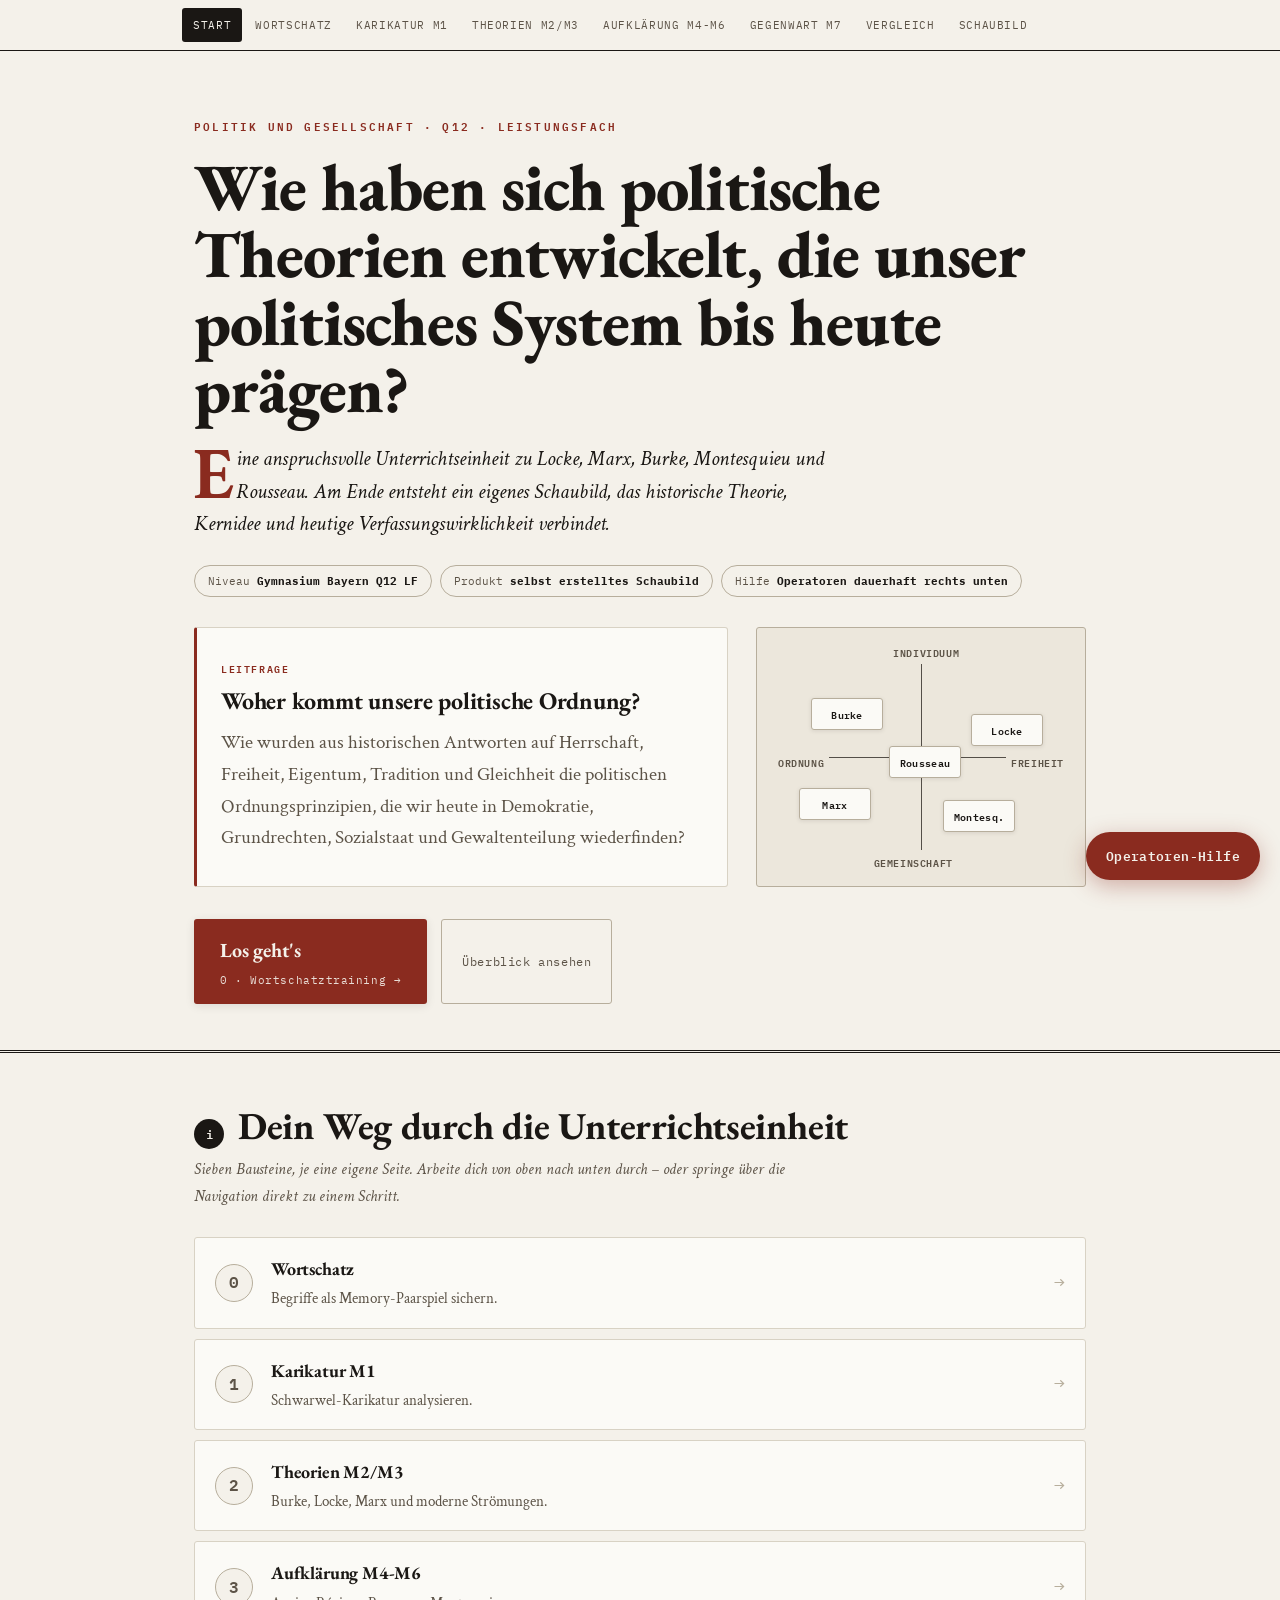
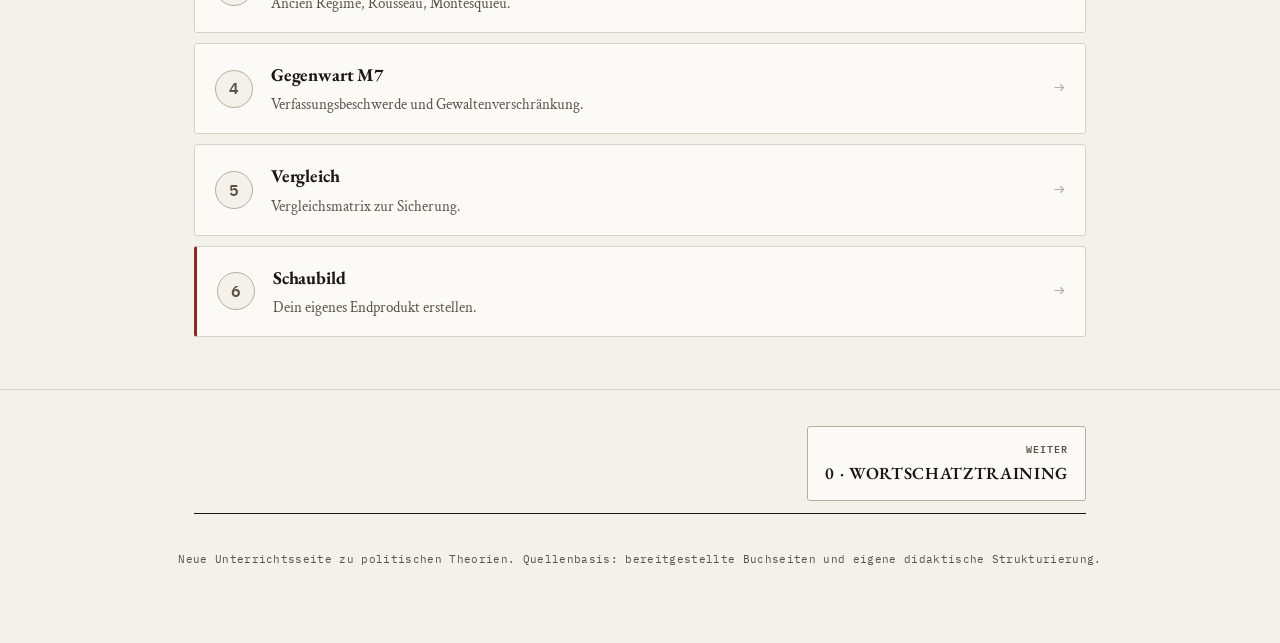
<file: index.html>
<!DOCTYPE html>
<html lang="de">
<head>
<meta charset="UTF-8">
<meta name="viewport" content="width=device-width, initial-scale=1.0">
<link rel="preconnect" href="https://fonts.googleapis.com">
<link rel="preconnect" href="https://fonts.gstatic.com" crossorigin>
<link rel="stylesheet" href="https://fonts.googleapis.com/css2?family=Archivo:wght@500;600;700;800&family=Spectral:ital,wght@0,400;0,500;0,600;1,400&family=IBM+Plex+Mono:wght@400;500;600&display=swap">
<link rel="stylesheet" href="css/style.css?v=5">
<title>Politische Theorien - Start</title>
</head>
<body>
<div id="progress"></div>

<button class="op-toggle" id="opToggle" aria-expanded="false" aria-controls="opPanel">Operatoren-Hilfe</button>
<div class="op-panel" id="opPanel" role="dialog" aria-label="Operatoren-Hilfe">
  <button class="op-close" id="opClose" aria-label="Operatoren-Hilfe schließen">x</button>
  <h4>Operatoren: Was soll ich tun?</h4>
  <p class="op-intro">AFB I fragt Wissen ab, AFB II verlangt Erklären und Anwenden, AFB III verlangt ein begründetes Urteil.</p>
  <div id="opList"></div>
</div>

<nav aria-label="Seitennavigation">
  <div class="nav-inner">
    <a href="index.html">Start</a>
    <a href="wortschatz.html">Wortschatz</a>
    <a href="aufhaenger.html">Karikatur M1</a>
    <a href="block1.html">Theorien M2/M3</a>
    <a href="aufklaerung.html">Aufklärung M4-M6</a>
    <a href="block2.html">Gegenwart M7</a>
    <a href="vergleich.html">Vergleich</a>
    <a href="produkt.html">Schaubild</a>
  </div>
</nav>

<header class="hero" id="start">
  <div class="wrap">
    <div class="eyebrow">Politik und Gesellschaft · Q12 · Leistungsfach</div>
    <h1>Wie haben sich politische Theorien entwickelt, die unser politisches System bis heute prägen?</h1>
    <p class="lede">Eine anspruchsvolle Unterrichtseinheit zu Locke, Marx, Burke, Montesquieu und Rousseau. Am Ende entsteht ein eigenes Schaubild, das historische Theorie, Kernidee und heutige Verfassungswirklichkeit verbindet.</p>
    <div class="meta-row">
      <span class="chip">Niveau <b>Gymnasium Bayern Q12 LF</b></span>
      <span class="chip">Produkt <b>selbst erstelltes Schaubild</b></span>
      <span class="chip">Hilfe <b>Operatoren dauerhaft rechts unten</b></span>
    </div>
    <div class="hero-grid">
      <div class="brief">
        <span class="brief-tag">Leitfrage</span>
        <h2>Woher kommt unsere politische Ordnung?</h2>
        <p>Wie wurden aus historischen Antworten auf Herrschaft, Freiheit, Eigentum, Tradition und Gleichheit die politischen Ordnungsprinzipien, die wir heute in Demokratie, Grundrechten, Sozialstaat und Gewaltenteilung wiederfinden?</p>
      </div>
      <div class="theory-compass" aria-label="Schaubild mit Spannungsfeldern politischer Theorie">
        <span class="axis x" aria-hidden="true"></span>
        <span class="axis y" aria-hidden="true"></span>
        <span class="axis-label left">Ordnung</span>
        <span class="axis-label right">Freiheit</span>
        <span class="axis-label top">Individuum</span>
        <span class="axis-label bottom">Gemeinschaft</span>
        <span class="thinker-dot dot-locke">Locke</span>
        <span class="thinker-dot dot-marx">Marx</span>
        <span class="thinker-dot dot-burke">Burke</span>
        <span class="thinker-dot dot-mont">Montesq.</span>
        <span class="thinker-dot dot-rousseau">Rousseau</span>
      </div>
    </div>
    <div class="hero-cta">
      <a class="btn-start" href="wortschatz.html">
        <span class="bs-label">Los geht's</span>
        <span class="bs-sub">0 · Wortschatztraining <span class="bs-arrow" aria-hidden="true">&rarr;</span></span>
      </a>
      <a class="btn-ghost" href="#ablauf">Überblick ansehen</a>
    </div>
  </div>
</header>

<section id="ablauf">
  <div class="wrap">
    <div class="sec-head"><span class="sec-num">i</span><h2>Dein Weg durch die Unterrichtseinheit</h2></div>
    <p class="sec-sub">Sieben Bausteine, je eine eigene Seite. Arbeite dich von oben nach unten durch – oder springe über die Navigation direkt zu einem Schritt.</p>
    <div class="roadmap">
      <a href="wortschatz.html" class="rm-step"><span class="rm-num">0</span><span class="rm-body"><b>Wortschatz</b><span class="rm-desc">Begriffe als Memory-Paarspiel sichern.</span></span><span class="rm-go" aria-hidden="true">&rarr;</span></a>
      <a href="aufhaenger.html" class="rm-step"><span class="rm-num">1</span><span class="rm-body"><b>Karikatur M1</b><span class="rm-desc">Schwarwel-Karikatur analysieren.</span></span><span class="rm-go" aria-hidden="true">&rarr;</span></a>
      <a href="block1.html" class="rm-step"><span class="rm-num">2</span><span class="rm-body"><b>Theorien M2/M3</b><span class="rm-desc">Burke, Locke, Marx und moderne Strömungen.</span></span><span class="rm-go" aria-hidden="true">&rarr;</span></a>
      <a href="aufklaerung.html" class="rm-step"><span class="rm-num">3</span><span class="rm-body"><b>Aufklärung M4-M6</b><span class="rm-desc">Ancien Régime, Rousseau, Montesquieu.</span></span><span class="rm-go" aria-hidden="true">&rarr;</span></a>
      <a href="block2.html" class="rm-step"><span class="rm-num">4</span><span class="rm-body"><b>Gegenwart M7</b><span class="rm-desc">Verfassungsbeschwerde und Gewaltenverschränkung.</span></span><span class="rm-go" aria-hidden="true">&rarr;</span></a>
      <a href="vergleich.html" class="rm-step"><span class="rm-num">5</span><span class="rm-body"><b>Vergleich</b><span class="rm-desc">Vergleichsmatrix zur Sicherung.</span></span><span class="rm-go" aria-hidden="true">&rarr;</span></a>
      <a href="produkt.html" class="rm-step rm-final"><span class="rm-num">6</span><span class="rm-body"><b>Schaubild</b><span class="rm-desc">Dein eigenes Endprodukt erstellen.</span></span><span class="rm-go" aria-hidden="true">&rarr;</span></a>
    </div>
  </div>
</section>

<div class="wrap">
  <nav class="page-nav" aria-label="Seitenwechsel">
    <a class="next" href="wortschatz.html"><span class="pn-dir">Weiter</span><span class="pn-title">0 · Wortschatztraining</span></a>
  </nav>
</div>

<footer>
  Neue Unterrichtsseite zu politischen Theorien. Quellenbasis: bereitgestellte Buchseiten und eigene didaktische Strukturierung.
</footer>

<script src="js/main.js?v=5"></script>
</body>
</html>
</file>
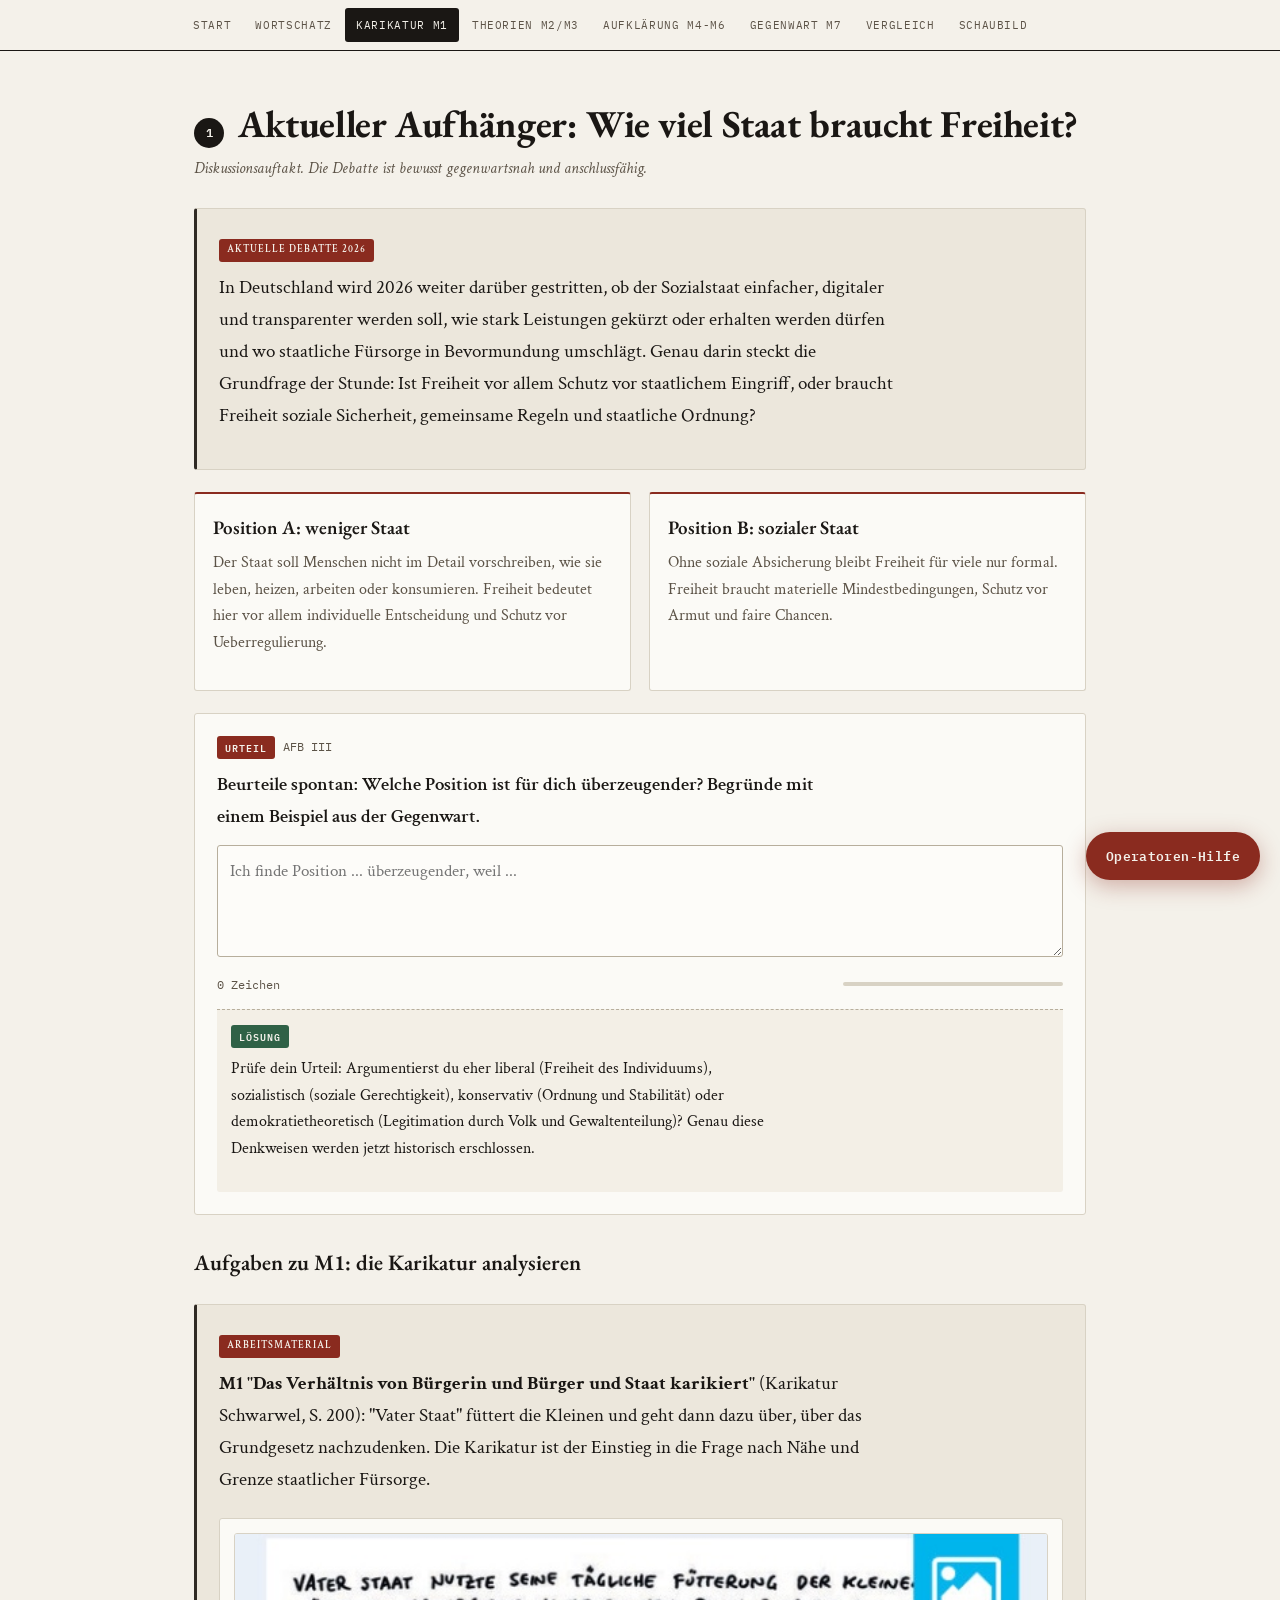
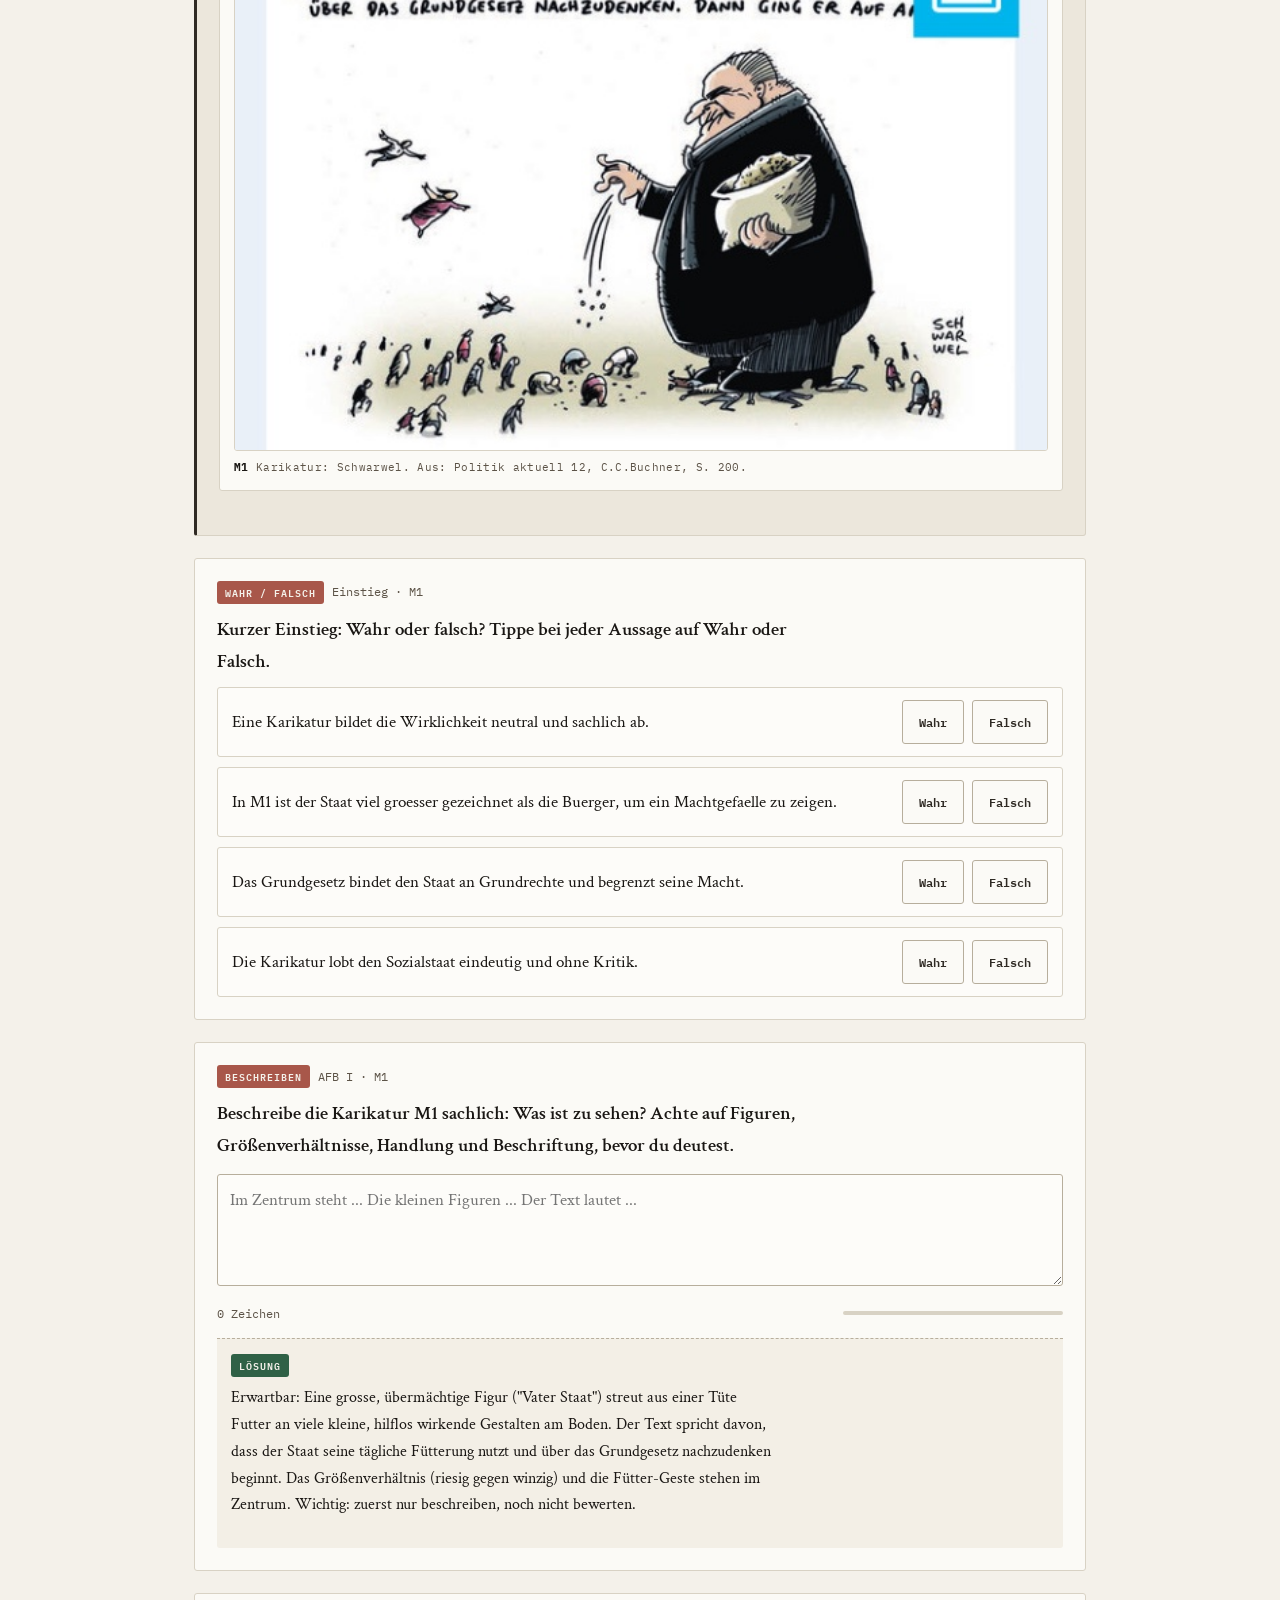
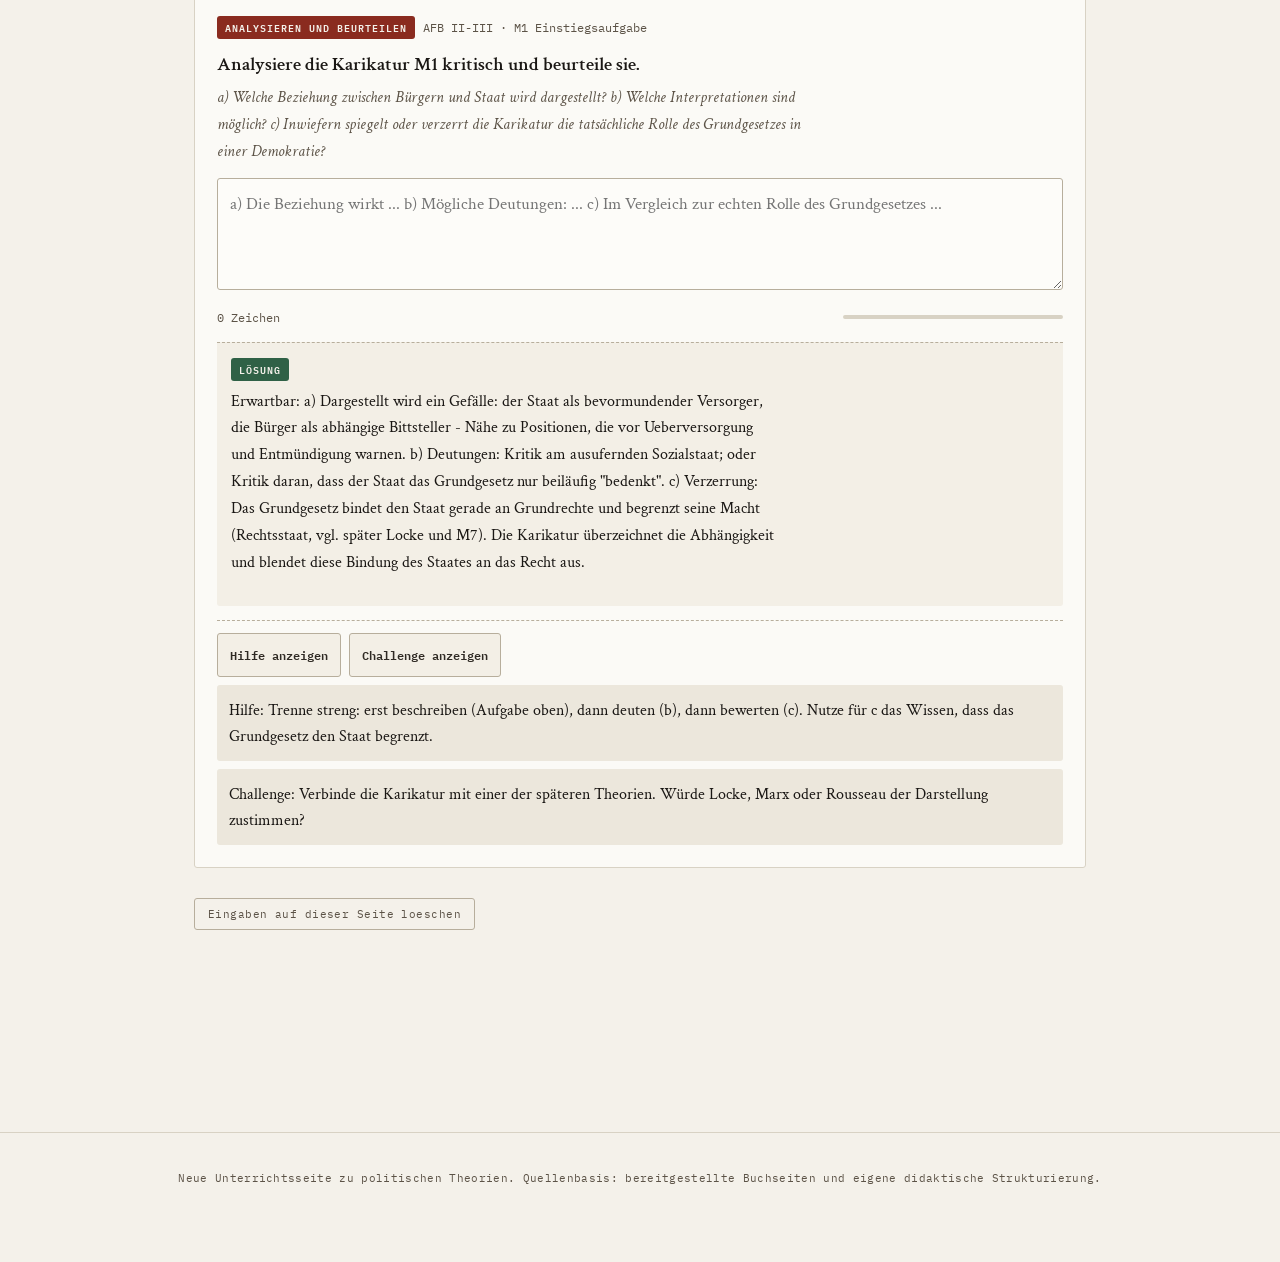
<file: aufhaenger.html>
<!DOCTYPE html>
<html lang="de">
<head>
<meta charset="UTF-8">
<meta name="viewport" content="width=device-width, initial-scale=1.0">
<link rel="preconnect" href="https://fonts.googleapis.com">
<link rel="preconnect" href="https://fonts.gstatic.com" crossorigin>
<link rel="stylesheet" href="https://fonts.googleapis.com/css2?family=Archivo:wght@500;600;700;800&family=Spectral:ital,wght@0,400;0,500;0,600;1,400&family=IBM+Plex+Mono:wght@400;500;600&display=swap">
<link rel="stylesheet" href="css/style.css?v=5">
<title>Aktueller Aufhänger - Politische Theorien</title>
</head>
<body>
<div id="progress"></div>

<button class="op-toggle" id="opToggle" aria-expanded="false" aria-controls="opPanel">Operatoren-Hilfe</button>
<div class="op-panel" id="opPanel" role="dialog" aria-label="Operatoren-Hilfe">
  <button class="op-close" id="opClose" aria-label="Operatoren-Hilfe schließen">x</button>
  <h4>Operatoren: Was soll ich tun?</h4>
  <p class="op-intro">AFB I fragt Wissen ab, AFB II verlangt Erklären und Anwenden, AFB III verlangt ein begründetes Urteil.</p>
  <div id="opList"></div>
</div>

<nav aria-label="Seitennavigation">
  <div class="nav-inner">
    <a href="index.html">Start</a>
    <a href="wortschatz.html">Wortschatz</a>
    <a href="aufhaenger.html">Karikatur M1</a>
    <a href="block1.html">Theorien M2/M3</a>
    <a href="aufklaerung.html">Aufklärung M4-M6</a>
    <a href="block2.html">Gegenwart M7</a>
    <a href="vergleich.html">Vergleich</a>
    <a href="produkt.html">Schaubild</a>
  </div>
</nav>

<section id="aufhaenger">
  <div class="wrap">
    <div class="sec-head"><span class="sec-num">1</span><h2>Aktueller Aufhänger: Wie viel Staat braucht Freiheit?</h2></div>
    <p class="sec-sub">Diskussionsauftakt. Die Debatte ist bewusst gegenwartsnah und anschlussfähig.</p>
    <div class="source">
      <span class="source-tag accent">Aktuelle Debatte 2026</span>
      <p>In Deutschland wird 2026 weiter darüber gestritten, ob der Sozialstaat einfacher, digitaler und transparenter werden soll, wie stark Leistungen gekürzt oder erhalten werden dürfen und wo staatliche Fürsorge in Bevormundung umschlägt. Genau darin steckt die Grundfrage der Stunde: Ist Freiheit vor allem Schutz vor staatlichem Eingriff, oder braucht Freiheit soziale Sicherheit, gemeinsame Regeln und staatliche Ordnung?</p>
    </div>
    <div class="hook-grid">
      <div class="hook-card">
        <h3>Position A: weniger Staat</h3>
        <p>Der Staat soll Menschen nicht im Detail vorschreiben, wie sie leben, heizen, arbeiten oder konsumieren. Freiheit bedeutet hier vor allem individuelle Entscheidung und Schutz vor Ueberregulierung.</p>
      </div>
      <div class="hook-card">
        <h3>Position B: sozialer Staat</h3>
        <p>Ohne soziale Absicherung bleibt Freiheit für viele nur formal. Freiheit braucht materielle Mindestbedingungen, Schutz vor Armut und faire Chancen.</p>
      </div>
    </div>
    <div class="task">
      <div class="q-meta"><span class="q-type afb3">Urteil</span><span class="q-pts">AFB III</span></div>
      <p class="qtext">Beurteile spontan: Welche Position ist für dich überzeugender? Begründe mit einem Beispiel aus der Gegenwart.</p>
      <textarea data-min="180" placeholder="Ich finde Position ... überzeugender, weil ..."></textarea>
      <div class="ta-meter"><span class="cnt">0 Zeichen</span><span class="ta-bar"><i></i></span></div>
      <button class="btn" disabled>Reflexionsimpuls anzeigen</button>
      <div class="reveal"><p>Prüfe dein Urteil: Argumentierst du eher liberal (Freiheit des Individuums), sozialistisch (soziale Gerechtigkeit), konservativ (Ordnung und Stabilität) oder demokratietheoretisch (Legitimation durch Volk und Gewaltenteilung)? Genau diese Denkweisen werden jetzt historisch erschlossen.</p></div>
    </div>

    <h3>Aufgaben zu M1: die Karikatur analysieren</h3>
    <div class="source">
      <span class="source-tag accent">Arbeitsmaterial</span>
      <p><b>M1 "Das Verhältnis von Bürgerin und Bürger und Staat karikiert"</b> (Karikatur Schwarwel, S. 200): "Vater Staat" füttert die Kleinen und geht dann dazu über, über das Grundgesetz nachzudenken. Die Karikatur ist der Einstieg in die Frage nach Nähe und Grenze staatlicher Fürsorge.</p>
      <figure class="q-fig">
        <img src="img/quellen/m1_schwarwel.jpg" alt="M1 Karikatur von Schwarwel: eine riesige Figur 'Vater Staat' streut Futter an viele kleine Gestalten am Boden.">
        <figcaption><b>M1</b> Karikatur: Schwarwel. Aus: Politik aktuell 12, C.C.Buchner, S. 200.</figcaption>
      </figure>
    </div>

    <div class="task quiz" data-quiz="tf" data-explain="Karikaturen ueberzeichnen bewusst. M1 zeigt ein Machtgefaelle - das Grundgesetz begrenzt den Staat aber gerade und bindet ihn an Grundrechte (Rechtsstaat).">
      <div class="q-meta"><span class="q-type">Wahr / Falsch</span><span class="q-pts">Einstieg · M1</span></div>
      <p class="qtext">Kurzer Einstieg: Wahr oder falsch? Tippe bei jeder Aussage auf Wahr oder Falsch.</p>
      <div class="tf-list">
        <div class="tf-row" data-answer="false"><span class="tf-stmt">Eine Karikatur bildet die Wirklichkeit neutral und sachlich ab.</span><span class="tf-btns"><button type="button" class="tf-btn" data-val="true">Wahr</button><button type="button" class="tf-btn" data-val="false">Falsch</button></span></div>
        <div class="tf-row" data-answer="true"><span class="tf-stmt">In M1 ist der Staat viel groesser gezeichnet als die Buerger, um ein Machtgefaelle zu zeigen.</span><span class="tf-btns"><button type="button" class="tf-btn" data-val="true">Wahr</button><button type="button" class="tf-btn" data-val="false">Falsch</button></span></div>
        <div class="tf-row" data-answer="true"><span class="tf-stmt">Das Grundgesetz bindet den Staat an Grundrechte und begrenzt seine Macht.</span><span class="tf-btns"><button type="button" class="tf-btn" data-val="true">Wahr</button><button type="button" class="tf-btn" data-val="false">Falsch</button></span></div>
        <div class="tf-row" data-answer="false"><span class="tf-stmt">Die Karikatur lobt den Sozialstaat eindeutig und ohne Kritik.</span><span class="tf-btns"><button type="button" class="tf-btn" data-val="true">Wahr</button><button type="button" class="tf-btn" data-val="false">Falsch</button></span></div>
      </div>
      <div class="quiz-fb"></div>
    </div>

    <div class="task">
      <div class="q-meta"><span class="q-type">beschreiben</span><span class="q-pts">AFB I · M1</span></div>
      <p class="qtext">Beschreibe die Karikatur M1 sachlich: Was ist zu sehen? Achte auf Figuren, Größenverhältnisse, Handlung und Beschriftung, bevor du deutest.</p>
      <textarea data-min="200" placeholder="Im Zentrum steht ... Die kleinen Figuren ... Der Text lautet ..."></textarea>
      <div class="ta-meter"><span class="cnt">0 Zeichen</span><span class="ta-bar"><i></i></span></div>
      <button class="btn" disabled>Musterlösung anzeigen</button>
      <div class="reveal"><p>Erwartbar: Eine grosse, übermächtige Figur ("Vater Staat") streut aus einer Tüte Futter an viele kleine, hilflos wirkende Gestalten am Boden. Der Text spricht davon, dass der Staat seine tägliche Fütterung nutzt und über das Grundgesetz nachzudenken beginnt. Das Größenverhältnis (riesig gegen winzig) und die Fütter-Geste stehen im Zentrum. Wichtig: zuerst nur beschreiben, noch nicht bewerten.</p></div>
    </div>

    <div class="task">
      <div class="q-meta"><span class="q-type afb3">analysieren und beurteilen</span><span class="q-pts">AFB II-III · M1 Einstiegsaufgabe</span></div>
      <p class="qtext">Analysiere die Karikatur M1 kritisch und beurteile sie.
        <span class="sub">a) Welche Beziehung zwischen Bürgern und Staat wird dargestellt? b) Welche Interpretationen sind möglich? c) Inwiefern spiegelt oder verzerrt die Karikatur die tatsächliche Rolle des Grundgesetzes in einer Demokratie?</span></p>
      <textarea data-min="340" placeholder="a) Die Beziehung wirkt ... b) Mögliche Deutungen: ... c) Im Vergleich zur echten Rolle des Grundgesetzes ..."></textarea>
      <div class="ta-meter"><span class="cnt">0 Zeichen</span><span class="ta-bar"><i></i></span></div>
      <button class="btn" disabled>Musterlösung anzeigen</button>
      <div class="reveal"><p>Erwartbar: a) Dargestellt wird ein Gefälle: der Staat als bevormundender Versorger, die Bürger als abhängige Bittsteller - Nähe zu Positionen, die vor Ueberversorgung und Entmündigung warnen. b) Deutungen: Kritik am ausufernden Sozialstaat; oder Kritik daran, dass der Staat das Grundgesetz nur beiläufig "bedenkt". c) Verzerrung: Das Grundgesetz bindet den Staat gerade an Grundrechte und begrenzt seine Macht (Rechtsstaat, vgl. später Locke und M7). Die Karikatur überzeichnet die Abhängigkeit und blendet diese Bindung des Staates an das Recht aus.</p></div>
      <div class="diff">
        <div class="diff-row"><button class="diff-btn">Hilfe anzeigen</button><button class="diff-btn">Challenge anzeigen</button></div>
        <div class="diff-body">Hilfe: Trenne streng: erst beschreiben (Aufgabe oben), dann deuten (b), dann bewerten (c). Nutze für c das Wissen, dass das Grundgesetz den Staat begrenzt.</div>
        <div class="diff-body">Challenge: Verbinde die Karikatur mit einer der späteren Theorien. Würde Locke, Marx oder Rousseau der Darstellung zustimmen?</div>
      </div>
    </div>

    <nav class="page-nav" aria-label="Seitenwechsel">
      <a class="prev" href="wortschatz.html"><span class="pn-dir">Zurück</span><span class="pn-title">0 · Wortschatztraining</span></a>
      <a class="next" href="block1.html"><span class="pn-dir">Weiter</span><span class="pn-title">2 · Theorien M2/M3</span></a>
    </nav>
  </div>
</section>

<footer>
  Neue Unterrichtsseite zu politischen Theorien. Quellenbasis: bereitgestellte Buchseiten und eigene didaktische Strukturierung.
</footer>

<script src="js/main.js?v=5"></script>
</body>
</html>
</file>
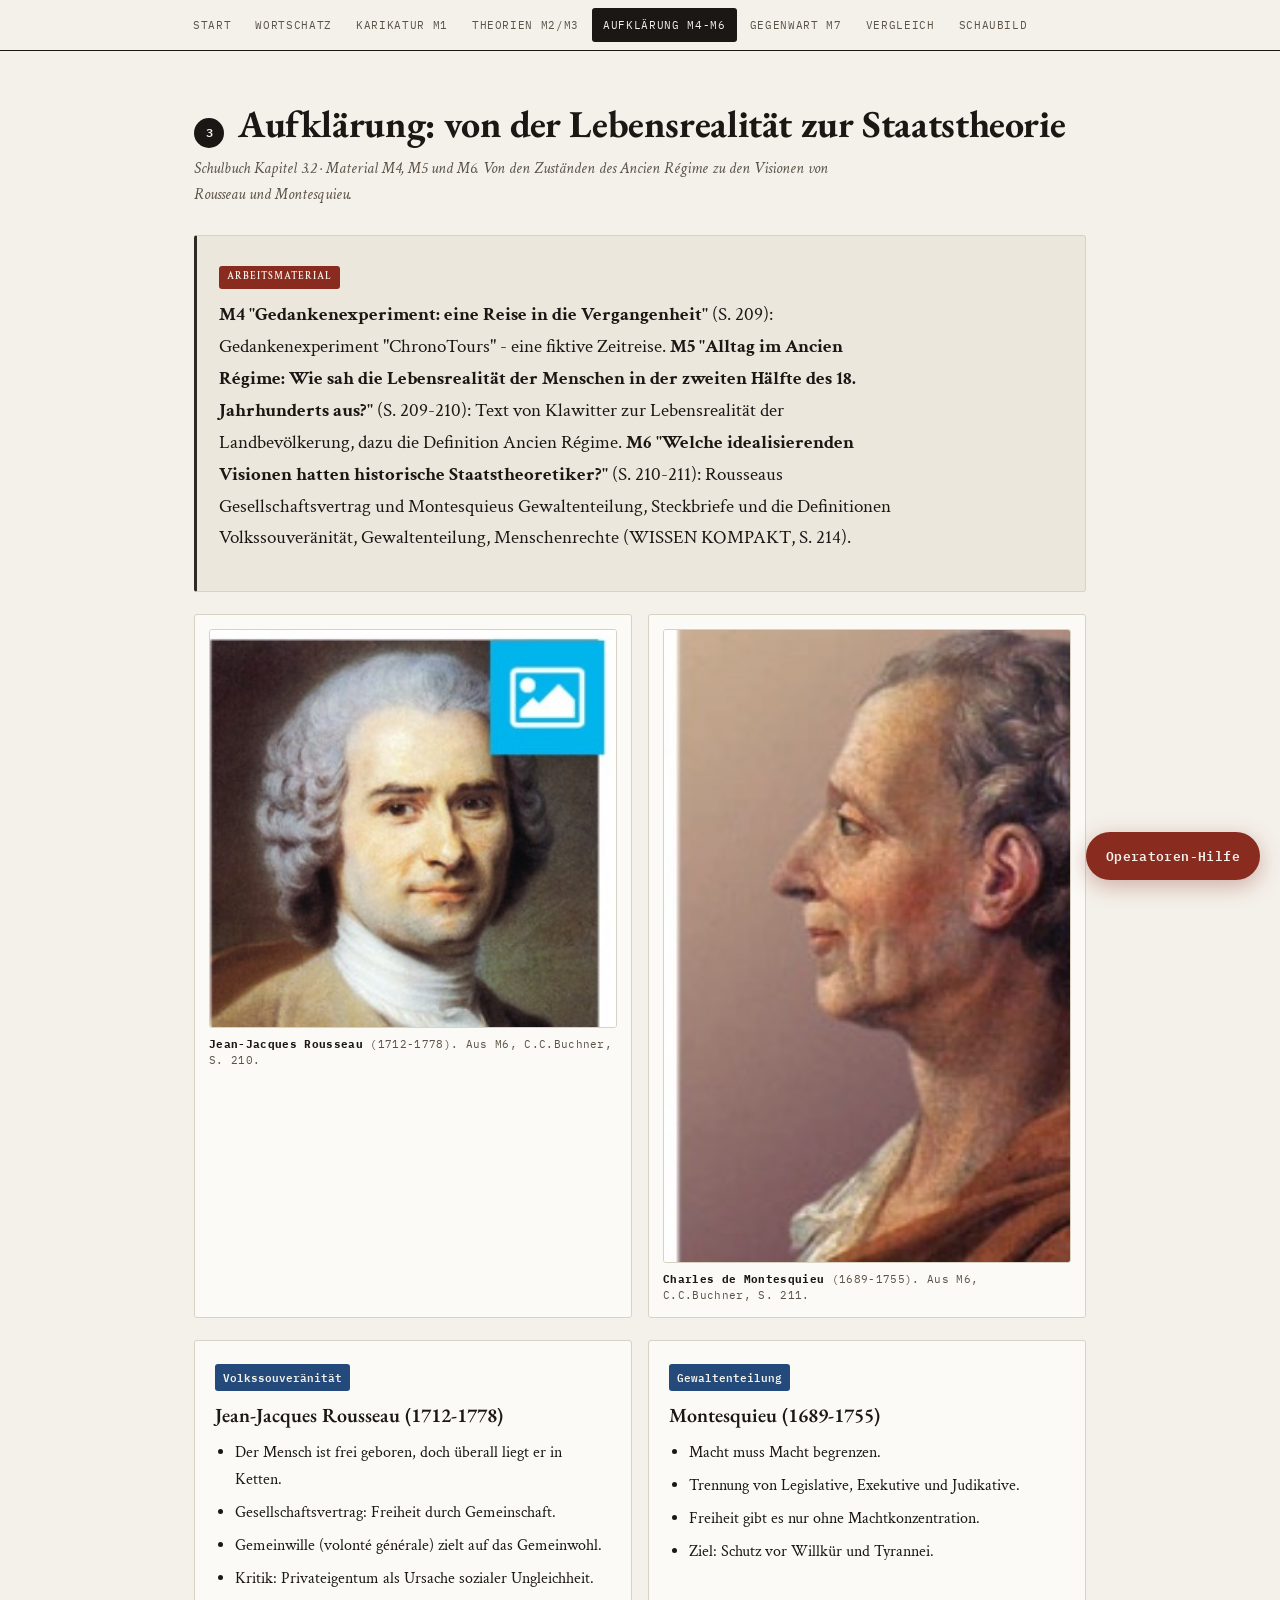
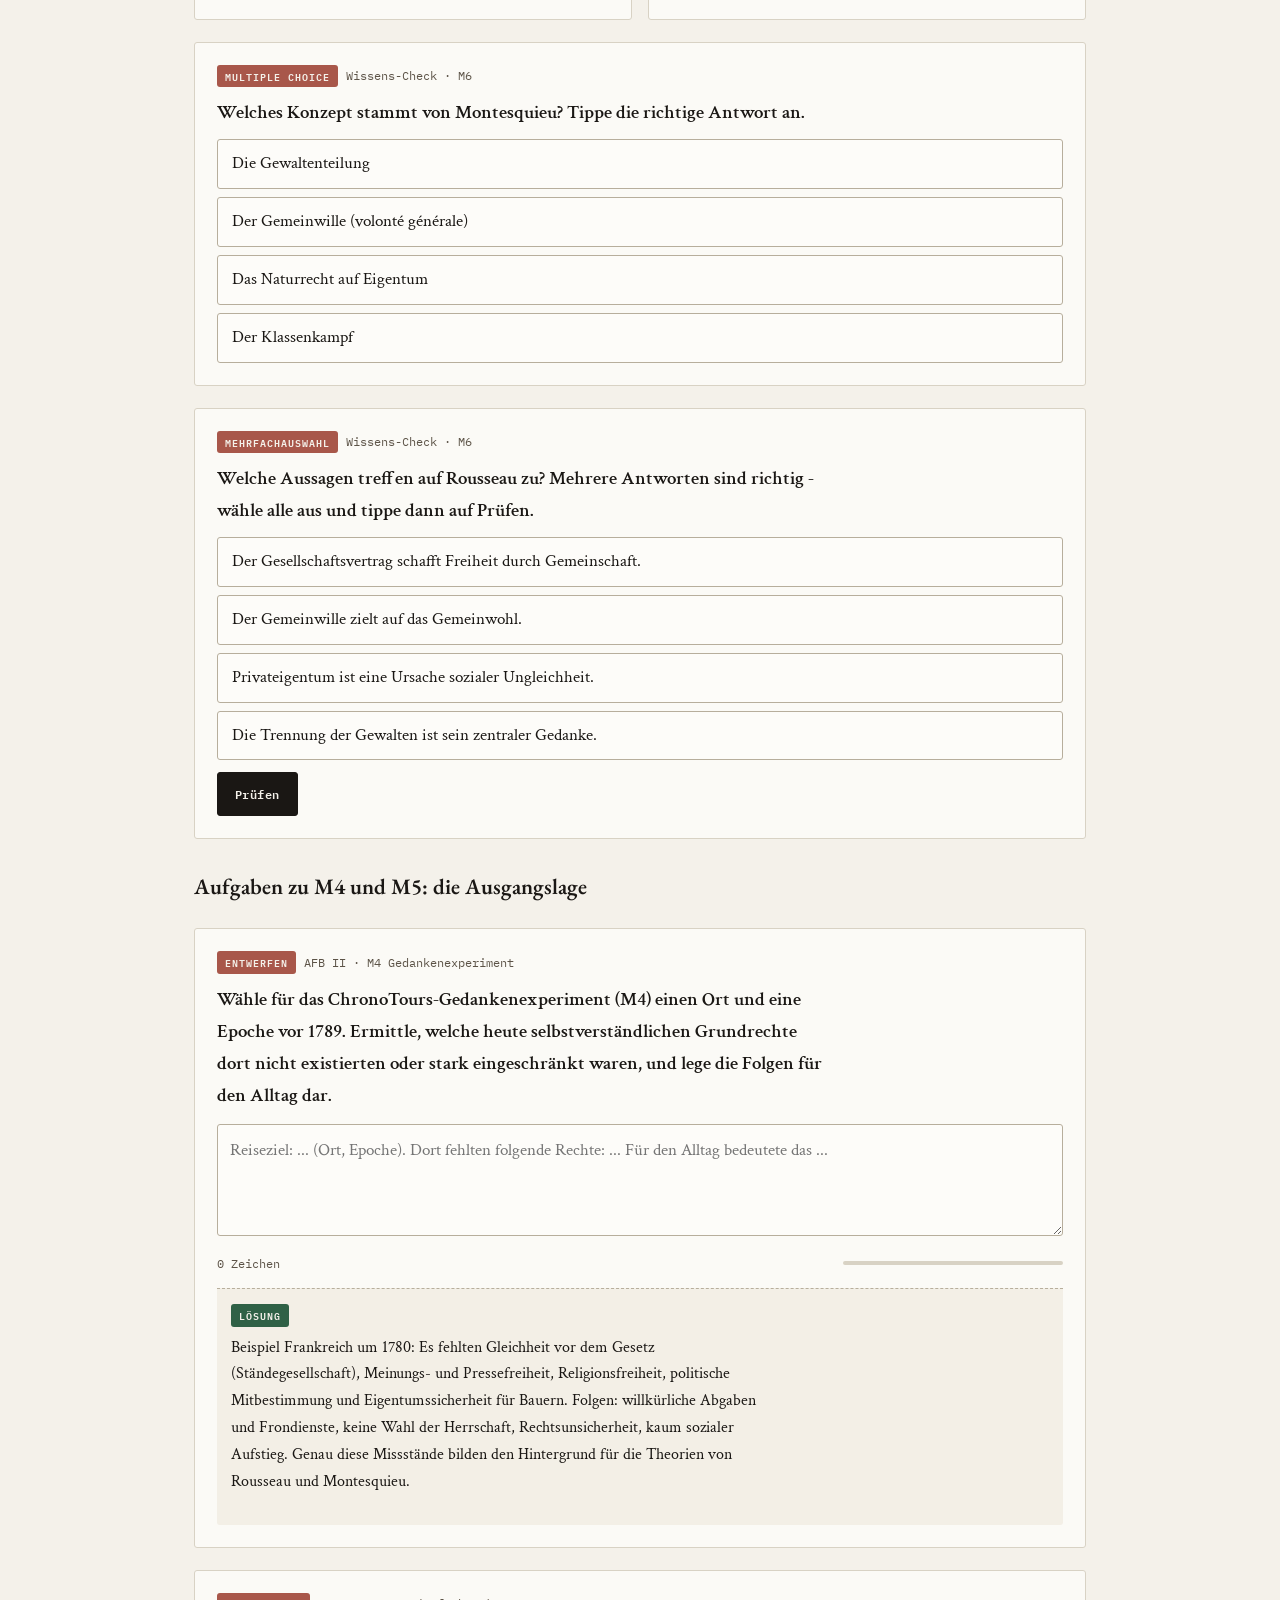
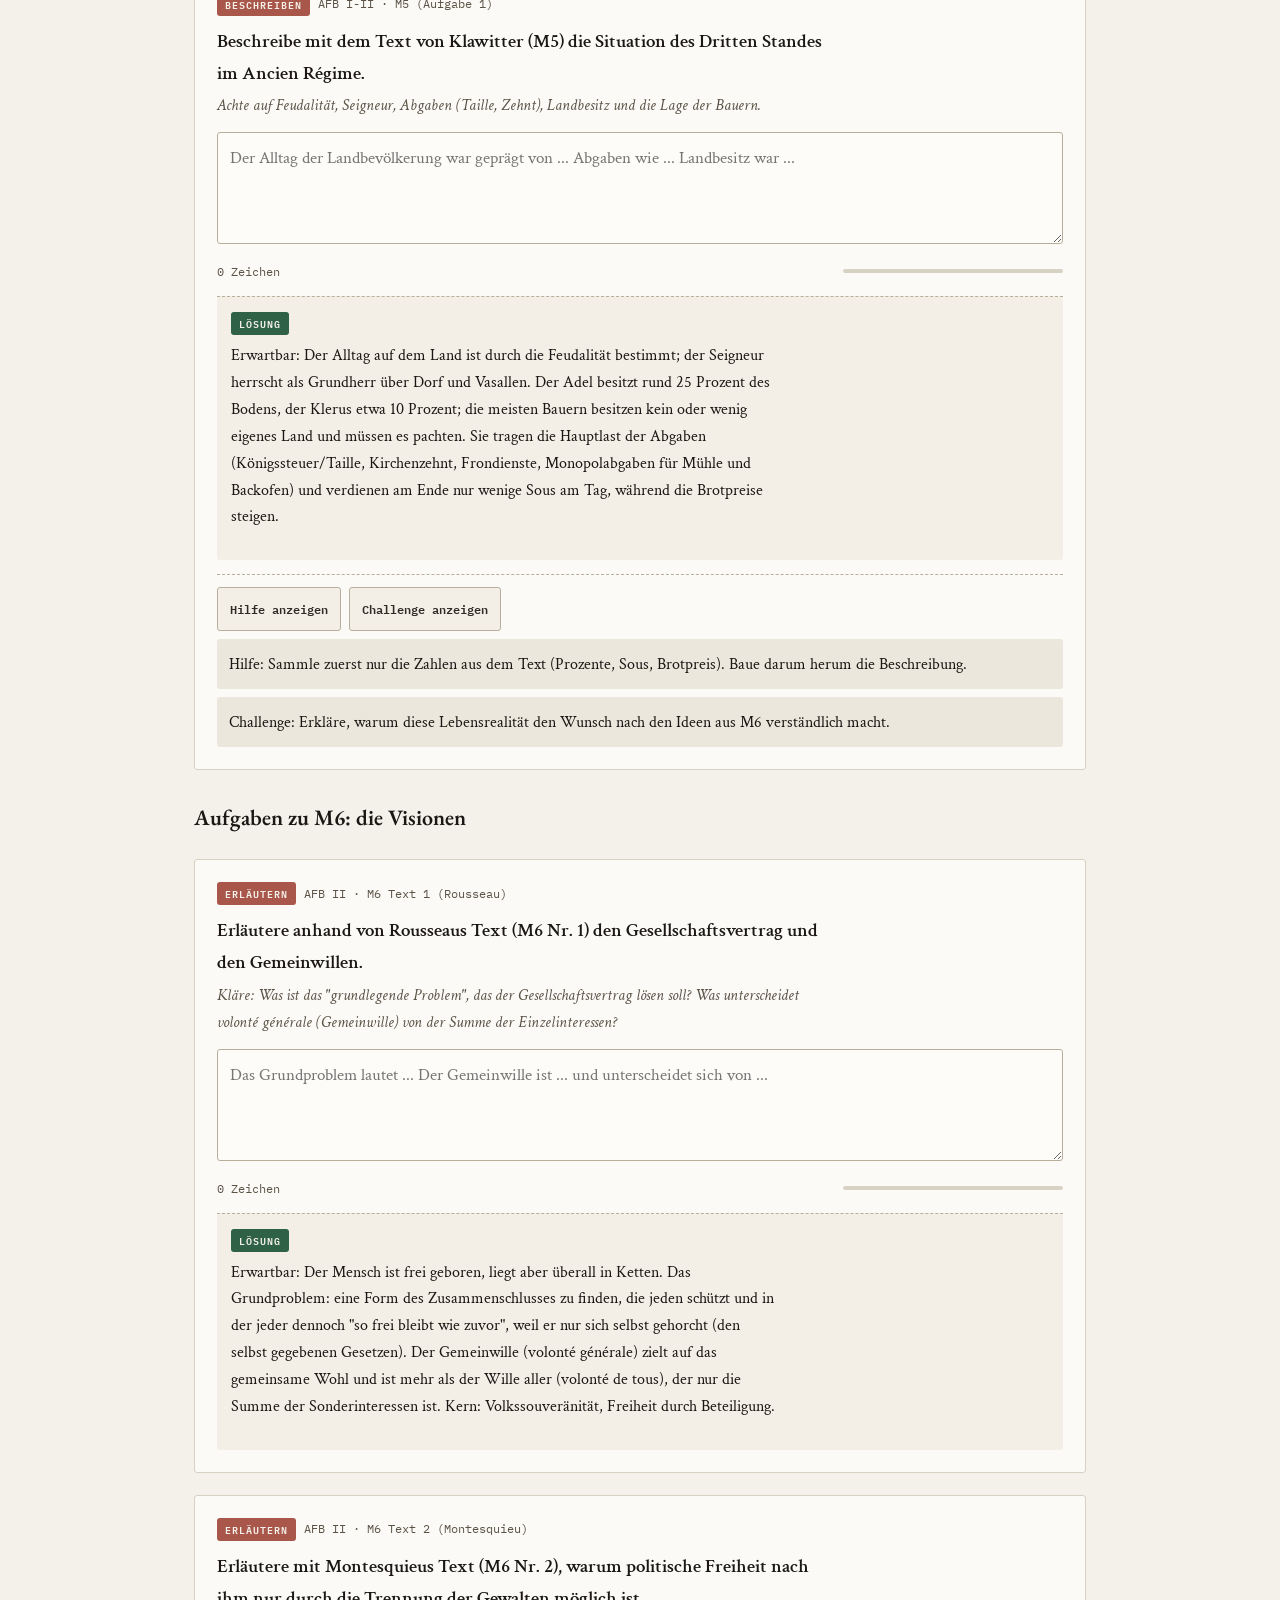
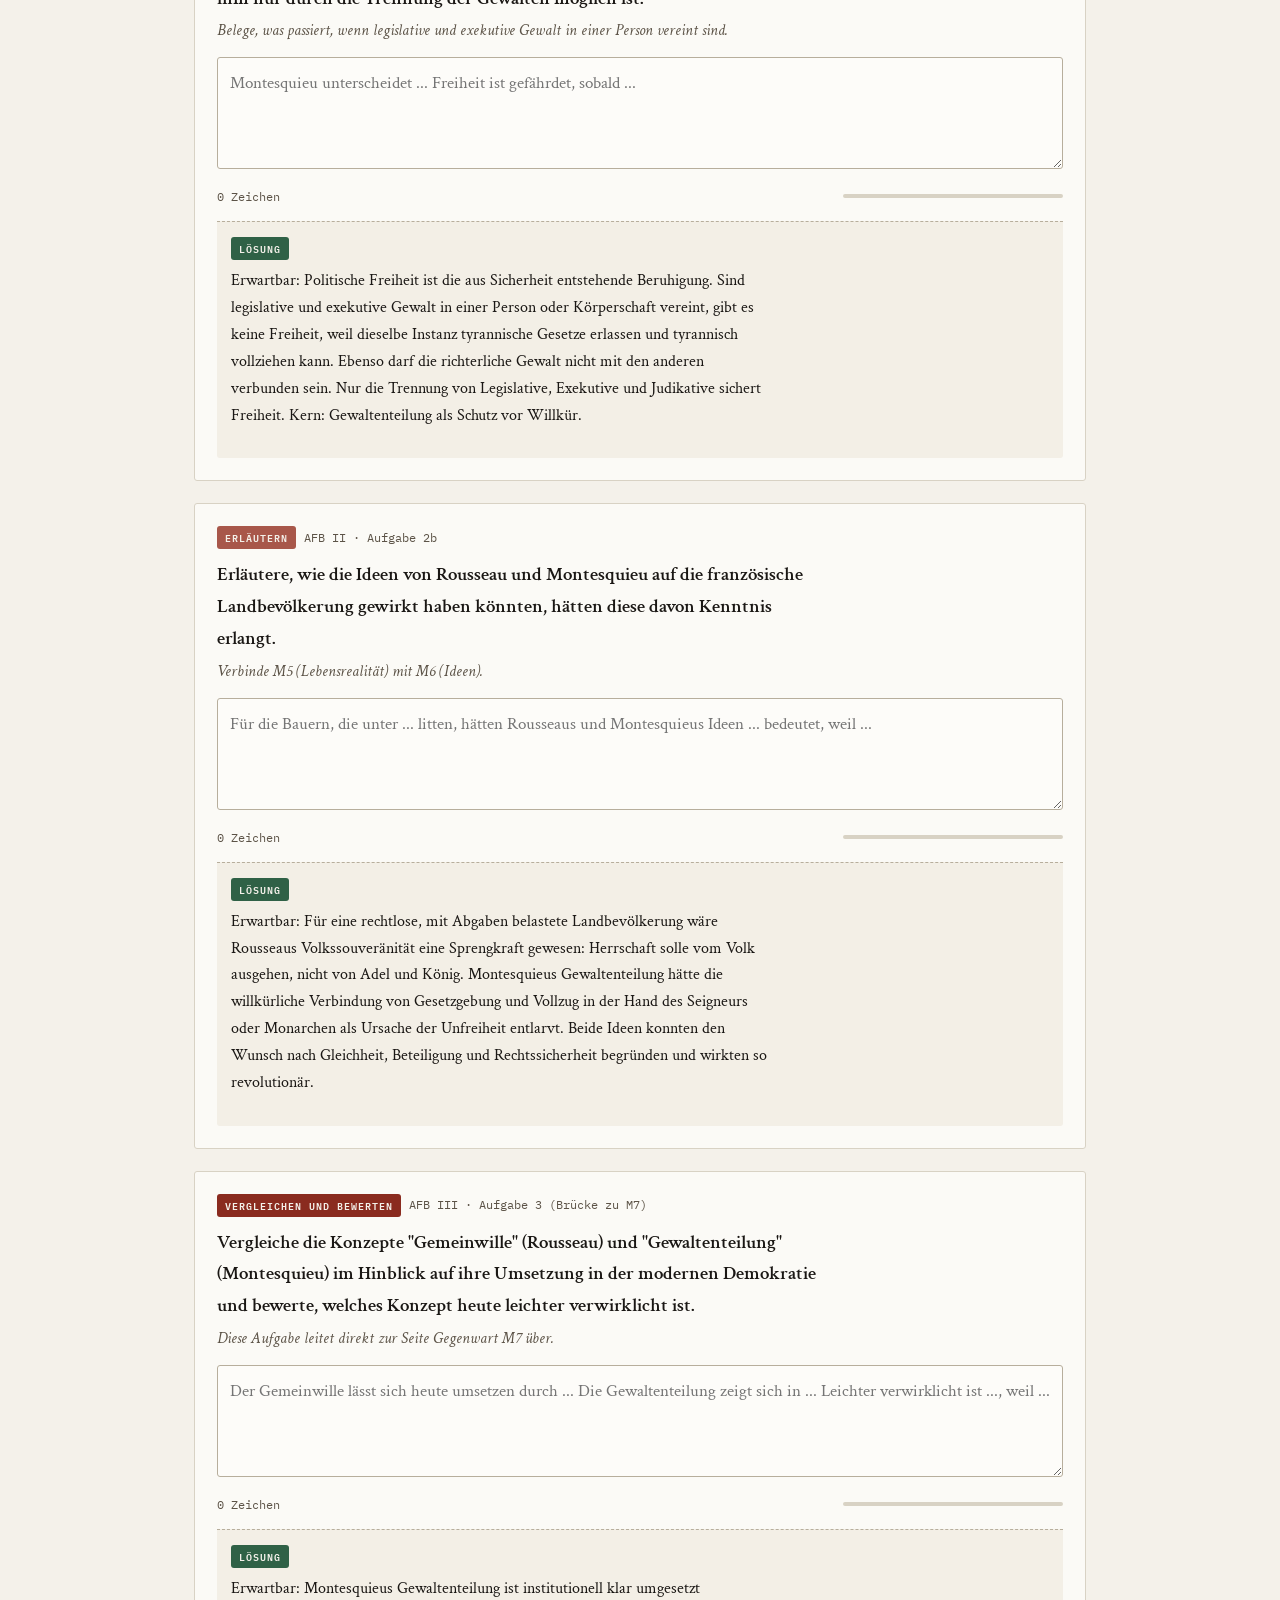
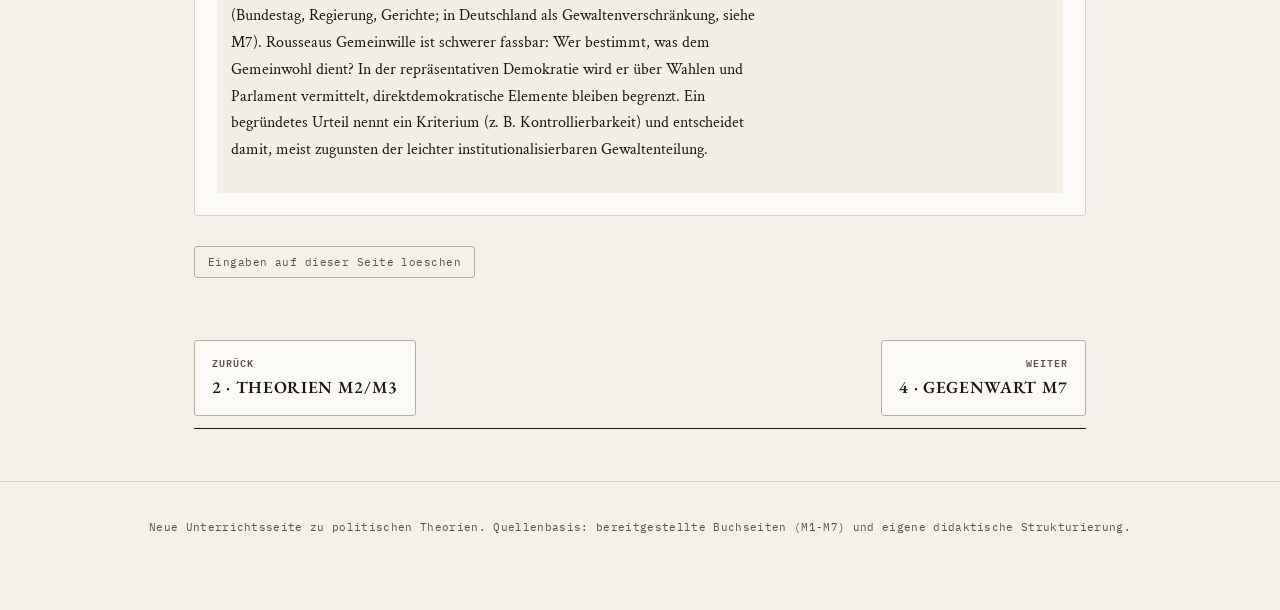
<file: aufklaerung.html>
<!DOCTYPE html>
<html lang="de">
<head>
<meta charset="UTF-8">
<meta name="viewport" content="width=device-width, initial-scale=1.0">
<link rel="preconnect" href="https://fonts.googleapis.com">
<link rel="preconnect" href="https://fonts.gstatic.com" crossorigin>
<link rel="stylesheet" href="https://fonts.googleapis.com/css2?family=Archivo:wght@500;600;700;800&family=Spectral:ital,wght@0,400;0,500;0,600;1,400&family=IBM+Plex+Mono:wght@400;500;600&display=swap">
<link rel="stylesheet" href="css/style.css?v=5">
<title>Aufklärung M4-M6 - Rousseau, Montesquieu - Politische Theorien</title>
</head>
<body>
<div id="progress"></div>

<button class="op-toggle" id="opToggle" aria-expanded="false" aria-controls="opPanel">Operatoren-Hilfe</button>
<div class="op-panel" id="opPanel" role="dialog" aria-label="Operatoren-Hilfe">
  <button class="op-close" id="opClose" aria-label="Operatoren-Hilfe schließen">x</button>
  <h4>Operatoren: Was soll ich tun?</h4>
  <p class="op-intro">AFB I fragt Wissen ab, AFB II verlangt Erklären und Anwenden, AFB III verlangt ein begründetes Urteil.</p>
  <div id="opList"></div>
</div>

<nav aria-label="Seitennavigation">
  <div class="nav-inner">
    <a href="index.html">Start</a>
    <a href="wortschatz.html">Wortschatz</a>
    <a href="aufhaenger.html">Karikatur M1</a>
    <a href="block1.html">Theorien M2/M3</a>
    <a href="aufklaerung.html">Aufklärung M4-M6</a>
    <a href="block2.html">Gegenwart M7</a>
    <a href="vergleich.html">Vergleich</a>
    <a href="produkt.html">Schaubild</a>
  </div>
</nav>

<section id="aufklaerung">
  <div class="wrap">
    <div class="sec-head"><span class="sec-num">3</span><h2>Aufklärung: von der Lebensrealität zur Staatstheorie</h2></div>
    <p class="sec-sub">Schulbuch Kapitel 3.2 · Material M4, M5 und M6. Von den Zuständen des Ancien Régime zu den Visionen von Rousseau und Montesquieu.</p>

    <div class="source">
      <span class="source-tag accent">Arbeitsmaterial</span>
      <p><b>M4 "Gedankenexperiment: eine Reise in die Vergangenheit"</b> (S. 209): Gedankenexperiment "ChronoTours" - eine fiktive Zeitreise. <b>M5 "Alltag im Ancien Régime: Wie sah die Lebensrealität der Menschen in der zweiten Hälfte des 18. Jahrhunderts aus?"</b> (S. 209-210): Text von Klawitter zur Lebensrealität der Landbevölkerung, dazu die Definition Ancien Régime. <b>M6 "Welche idealisierenden Visionen hatten historische Staatstheoretiker?"</b> (S. 210-211): Rousseaus Gesellschaftsvertrag und Montesquieus Gewaltenteilung, Steckbriefe und die Definitionen Volkssouveränität, Gewaltenteilung, Menschenrechte (WISSEN KOMPAKT, S. 214).</p>
    </div>

    <div class="fig-row">
      <figure class="q-fig">
        <img src="img/quellen/rousseau.jpg" alt="Porträt Jean-Jacques Rousseau, Gemälde.">
        <figcaption><b>Jean-Jacques Rousseau</b> (1712-1778). Aus M6, C.C.Buchner, S. 210.</figcaption>
      </figure>
      <figure class="q-fig">
        <img src="img/quellen/montesquieu.jpg" alt="Porträt Charles de Montesquieu im Profil, Büste.">
        <figcaption><b>Charles de Montesquieu</b> (1689-1755). Aus M6, C.C.Buchner, S. 211.</figcaption>
      </figure>
    </div>

    <div class="thinker-grid">
      <article class="thinker"><span class="claim">Volkssouveränität</span><h3>Jean-Jacques Rousseau (1712-1778)</h3><ul><li>Der Mensch ist frei geboren, doch überall liegt er in Ketten.</li><li>Gesellschaftsvertrag: Freiheit durch Gemeinschaft.</li><li>Gemeinwille (volonté générale) zielt auf das Gemeinwohl.</li><li>Kritik: Privateigentum als Ursache sozialer Ungleichheit.</li></ul></article>
      <article class="thinker"><span class="claim">Gewaltenteilung</span><h3>Montesquieu (1689-1755)</h3><ul><li>Macht muss Macht begrenzen.</li><li>Trennung von Legislative, Exekutive und Judikative.</li><li>Freiheit gibt es nur ohne Machtkonzentration.</li><li>Ziel: Schutz vor Willkür und Tyrannei.</li></ul></article>
    </div>

    <div class="task quiz" data-quiz="mc" data-explain="Montesquieu: Macht muss Macht begrenzen - Legislative, Exekutive und Judikative werden getrennt.">
      <div class="q-meta"><span class="q-type">Multiple Choice</span><span class="q-pts">Wissens-Check · M6</span></div>
      <p class="qtext">Welches Konzept stammt von Montesquieu? Tippe die richtige Antwort an.</p>
      <ul class="choices">
        <li><button type="button" class="choice" data-correct>Die Gewaltenteilung</button></li>
        <li><button type="button" class="choice">Der Gemeinwille (volonté générale)</button></li>
        <li><button type="button" class="choice">Das Naturrecht auf Eigentum</button></li>
        <li><button type="button" class="choice">Der Klassenkampf</button></li>
      </ul>
      <div class="quiz-fb"></div>
    </div>

    <div class="task quiz" data-quiz="multi" data-explain="Die Gewaltenteilung ist Montesquieus Idee, nicht Rousseaus.">
      <div class="q-meta"><span class="q-type">Mehrfachauswahl</span><span class="q-pts">Wissens-Check · M6</span></div>
      <p class="qtext">Welche Aussagen treffen auf Rousseau zu? Mehrere Antworten sind richtig - wähle alle aus und tippe dann auf Prüfen.</p>
      <ul class="choices">
        <li><button type="button" class="choice" data-correct>Der Gesellschaftsvertrag schafft Freiheit durch Gemeinschaft.</button></li>
        <li><button type="button" class="choice" data-correct>Der Gemeinwille zielt auf das Gemeinwohl.</button></li>
        <li><button type="button" class="choice" data-correct>Privateigentum ist eine Ursache sozialer Ungleichheit.</button></li>
        <li><button type="button" class="choice">Die Trennung der Gewalten ist sein zentraler Gedanke.</button></li>
      </ul>
      <button type="button" class="btn quiz-check">Prüfen</button>
      <div class="quiz-fb"></div>
    </div>

    <h3>Aufgaben zu M4 und M5: die Ausgangslage</h3>

    <div class="task">
      <div class="q-meta"><span class="q-type">entwerfen</span><span class="q-pts">AFB II · M4 Gedankenexperiment</span></div>
      <p class="qtext">Wähle für das ChronoTours-Gedankenexperiment (M4) einen Ort und eine Epoche vor 1789. Ermittle, welche heute selbstverständlichen Grundrechte dort nicht existierten oder stark eingeschränkt waren, und lege die Folgen für den Alltag dar.</p>
      <textarea data-min="260" placeholder="Reiseziel: ... (Ort, Epoche). Dort fehlten folgende Rechte: ... Für den Alltag bedeutete das ..."></textarea>
      <div class="ta-meter"><span class="cnt">0 Zeichen</span><span class="ta-bar"><i></i></span></div>
      <button class="btn" disabled>Musterlösung anzeigen</button>
      <div class="reveal"><p>Beispiel Frankreich um 1780: Es fehlten Gleichheit vor dem Gesetz (Ständegesellschaft), Meinungs- und Pressefreiheit, Religionsfreiheit, politische Mitbestimmung und Eigentumssicherheit für Bauern. Folgen: willkürliche Abgaben und Frondienste, keine Wahl der Herrschaft, Rechtsunsicherheit, kaum sozialer Aufstieg. Genau diese Missstände bilden den Hintergrund für die Theorien von Rousseau und Montesquieu.</p></div>
    </div>

    <div class="task">
      <div class="q-meta"><span class="q-type">beschreiben</span><span class="q-pts">AFB I-II · M5 (Aufgabe 1)</span></div>
      <p class="qtext">Beschreibe mit dem Text von Klawitter (M5) die Situation des Dritten Standes im Ancien Régime.
        <span class="sub">Achte auf Feudalität, Seigneur, Abgaben (Taille, Zehnt), Landbesitz und die Lage der Bauern.</span></p>
      <textarea data-min="280" placeholder="Der Alltag der Landbevölkerung war geprägt von ... Abgaben wie ... Landbesitz war ..."></textarea>
      <div class="ta-meter"><span class="cnt">0 Zeichen</span><span class="ta-bar"><i></i></span></div>
      <button class="btn" disabled>Musterlösung anzeigen</button>
      <div class="reveal"><p>Erwartbar: Der Alltag auf dem Land ist durch die Feudalität bestimmt; der Seigneur herrscht als Grundherr über Dorf und Vasallen. Der Adel besitzt rund 25 Prozent des Bodens, der Klerus etwa 10 Prozent; die meisten Bauern besitzen kein oder wenig eigenes Land und müssen es pachten. Sie tragen die Hauptlast der Abgaben (Königssteuer/Taille, Kirchenzehnt, Frondienste, Monopolabgaben für Mühle und Backofen) und verdienen am Ende nur wenige Sous am Tag, während die Brotpreise steigen.</p></div>
      <div class="diff">
        <div class="diff-row"><button class="diff-btn">Hilfe anzeigen</button><button class="diff-btn">Challenge anzeigen</button></div>
        <div class="diff-body">Hilfe: Sammle zuerst nur die Zahlen aus dem Text (Prozente, Sous, Brotpreis). Baue darum herum die Beschreibung.</div>
        <div class="diff-body">Challenge: Erkläre, warum diese Lebensrealität den Wunsch nach den Ideen aus M6 verständlich macht.</div>
      </div>
    </div>

    <h3>Aufgaben zu M6: die Visionen</h3>

    <div class="task">
      <div class="q-meta"><span class="q-type">erläutern</span><span class="q-pts">AFB II · M6 Text 1 (Rousseau)</span></div>
      <p class="qtext">Erläutere anhand von Rousseaus Text (M6 Nr. 1) den Gesellschaftsvertrag und den Gemeinwillen.
        <span class="sub">Kläre: Was ist das "grundlegende Problem", das der Gesellschaftsvertrag lösen soll? Was unterscheidet volonté générale (Gemeinwille) von der Summe der Einzelinteressen?</span></p>
      <textarea data-min="300" placeholder="Das Grundproblem lautet ... Der Gemeinwille ist ... und unterscheidet sich von ..."></textarea>
      <div class="ta-meter"><span class="cnt">0 Zeichen</span><span class="ta-bar"><i></i></span></div>
      <button class="btn" disabled>Musterlösung anzeigen</button>
      <div class="reveal"><p>Erwartbar: Der Mensch ist frei geboren, liegt aber überall in Ketten. Das Grundproblem: eine Form des Zusammenschlusses zu finden, die jeden schützt und in der jeder dennoch "so frei bleibt wie zuvor", weil er nur sich selbst gehorcht (den selbst gegebenen Gesetzen). Der Gemeinwille (volonté générale) zielt auf das gemeinsame Wohl und ist mehr als der Wille aller (volonté de tous), der nur die Summe der Sonderinteressen ist. Kern: Volkssouveränität, Freiheit durch Beteiligung.</p></div>
    </div>

    <div class="task">
      <div class="q-meta"><span class="q-type">erläutern</span><span class="q-pts">AFB II · M6 Text 2 (Montesquieu)</span></div>
      <p class="qtext">Erläutere mit Montesquieus Text (M6 Nr. 2), warum politische Freiheit nach ihm nur durch die Trennung der Gewalten möglich ist.
        <span class="sub">Belege, was passiert, wenn legislative und exekutive Gewalt in einer Person vereint sind.</span></p>
      <textarea data-min="260" placeholder="Montesquieu unterscheidet ... Freiheit ist gefährdet, sobald ..."></textarea>
      <div class="ta-meter"><span class="cnt">0 Zeichen</span><span class="ta-bar"><i></i></span></div>
      <button class="btn" disabled>Musterlösung anzeigen</button>
      <div class="reveal"><p>Erwartbar: Politische Freiheit ist die aus Sicherheit entstehende Beruhigung. Sind legislative und exekutive Gewalt in einer Person oder Körperschaft vereint, gibt es keine Freiheit, weil dieselbe Instanz tyrannische Gesetze erlassen und tyrannisch vollziehen kann. Ebenso darf die richterliche Gewalt nicht mit den anderen verbunden sein. Nur die Trennung von Legislative, Exekutive und Judikative sichert Freiheit. Kern: Gewaltenteilung als Schutz vor Willkür.</p></div>
    </div>

    <div class="task">
      <div class="q-meta"><span class="q-type">erläutern</span><span class="q-pts">AFB II · Aufgabe 2b</span></div>
      <p class="qtext">Erläutere, wie die Ideen von Rousseau und Montesquieu auf die französische Landbevölkerung gewirkt haben könnten, hätten diese davon Kenntnis erlangt.
        <span class="sub">Verbinde M5 (Lebensrealität) mit M6 (Ideen).</span></p>
      <textarea data-min="260" placeholder="Für die Bauern, die unter ... litten, hätten Rousseaus und Montesquieus Ideen ... bedeutet, weil ..."></textarea>
      <div class="ta-meter"><span class="cnt">0 Zeichen</span><span class="ta-bar"><i></i></span></div>
      <button class="btn" disabled>Musterlösung anzeigen</button>
      <div class="reveal"><p>Erwartbar: Für eine rechtlose, mit Abgaben belastete Landbevölkerung wäre Rousseaus Volkssouveränität eine Sprengkraft gewesen: Herrschaft solle vom Volk ausgehen, nicht von Adel und König. Montesquieus Gewaltenteilung hätte die willkürliche Verbindung von Gesetzgebung und Vollzug in der Hand des Seigneurs oder Monarchen als Ursache der Unfreiheit entlarvt. Beide Ideen konnten den Wunsch nach Gleichheit, Beteiligung und Rechtssicherheit begründen und wirkten so revolutionär.</p></div>
    </div>

    <div class="task">
      <div class="q-meta"><span class="q-type afb3">vergleichen und bewerten</span><span class="q-pts">AFB III · Aufgabe 3 (Brücke zu M7)</span></div>
      <p class="qtext">Vergleiche die Konzepte "Gemeinwille" (Rousseau) und "Gewaltenteilung" (Montesquieu) im Hinblick auf ihre Umsetzung in der modernen Demokratie und bewerte, welches Konzept heute leichter verwirklicht ist.
        <span class="sub">Diese Aufgabe leitet direkt zur Seite Gegenwart M7 über.</span></p>
      <textarea data-min="340" placeholder="Der Gemeinwille lässt sich heute umsetzen durch ... Die Gewaltenteilung zeigt sich in ... Leichter verwirklicht ist ..., weil ..."></textarea>
      <div class="ta-meter"><span class="cnt">0 Zeichen</span><span class="ta-bar"><i></i></span></div>
      <button class="btn" disabled>Bewertungshilfe anzeigen</button>
      <div class="reveal"><p>Erwartbar: Montesquieus Gewaltenteilung ist institutionell klar umgesetzt (Bundestag, Regierung, Gerichte; in Deutschland als Gewaltenverschränkung, siehe M7). Rousseaus Gemeinwille ist schwerer fassbar: Wer bestimmt, was dem Gemeinwohl dient? In der repräsentativen Demokratie wird er über Wahlen und Parlament vermittelt, direktdemokratische Elemente bleiben begrenzt. Ein begründetes Urteil nennt ein Kriterium (z. B. Kontrollierbarkeit) und entscheidet damit, meist zugunsten der leichter institutionalisierbaren Gewaltenteilung.</p></div>
    </div>

    <nav class="page-nav" aria-label="Seitenwechsel">
      <a class="prev" href="block1.html"><span class="pn-dir">Zurück</span><span class="pn-title">2 · Theorien M2/M3</span></a>
      <a class="next" href="block2.html"><span class="pn-dir">Weiter</span><span class="pn-title">4 · Gegenwart M7</span></a>
    </nav>
  </div>
</section>

<footer>
  Neue Unterrichtsseite zu politischen Theorien. Quellenbasis: bereitgestellte Buchseiten (M1-M7) und eigene didaktische Strukturierung.
</footer>

<script src="js/main.js?v=5"></script>
</body>
</html>
</file>
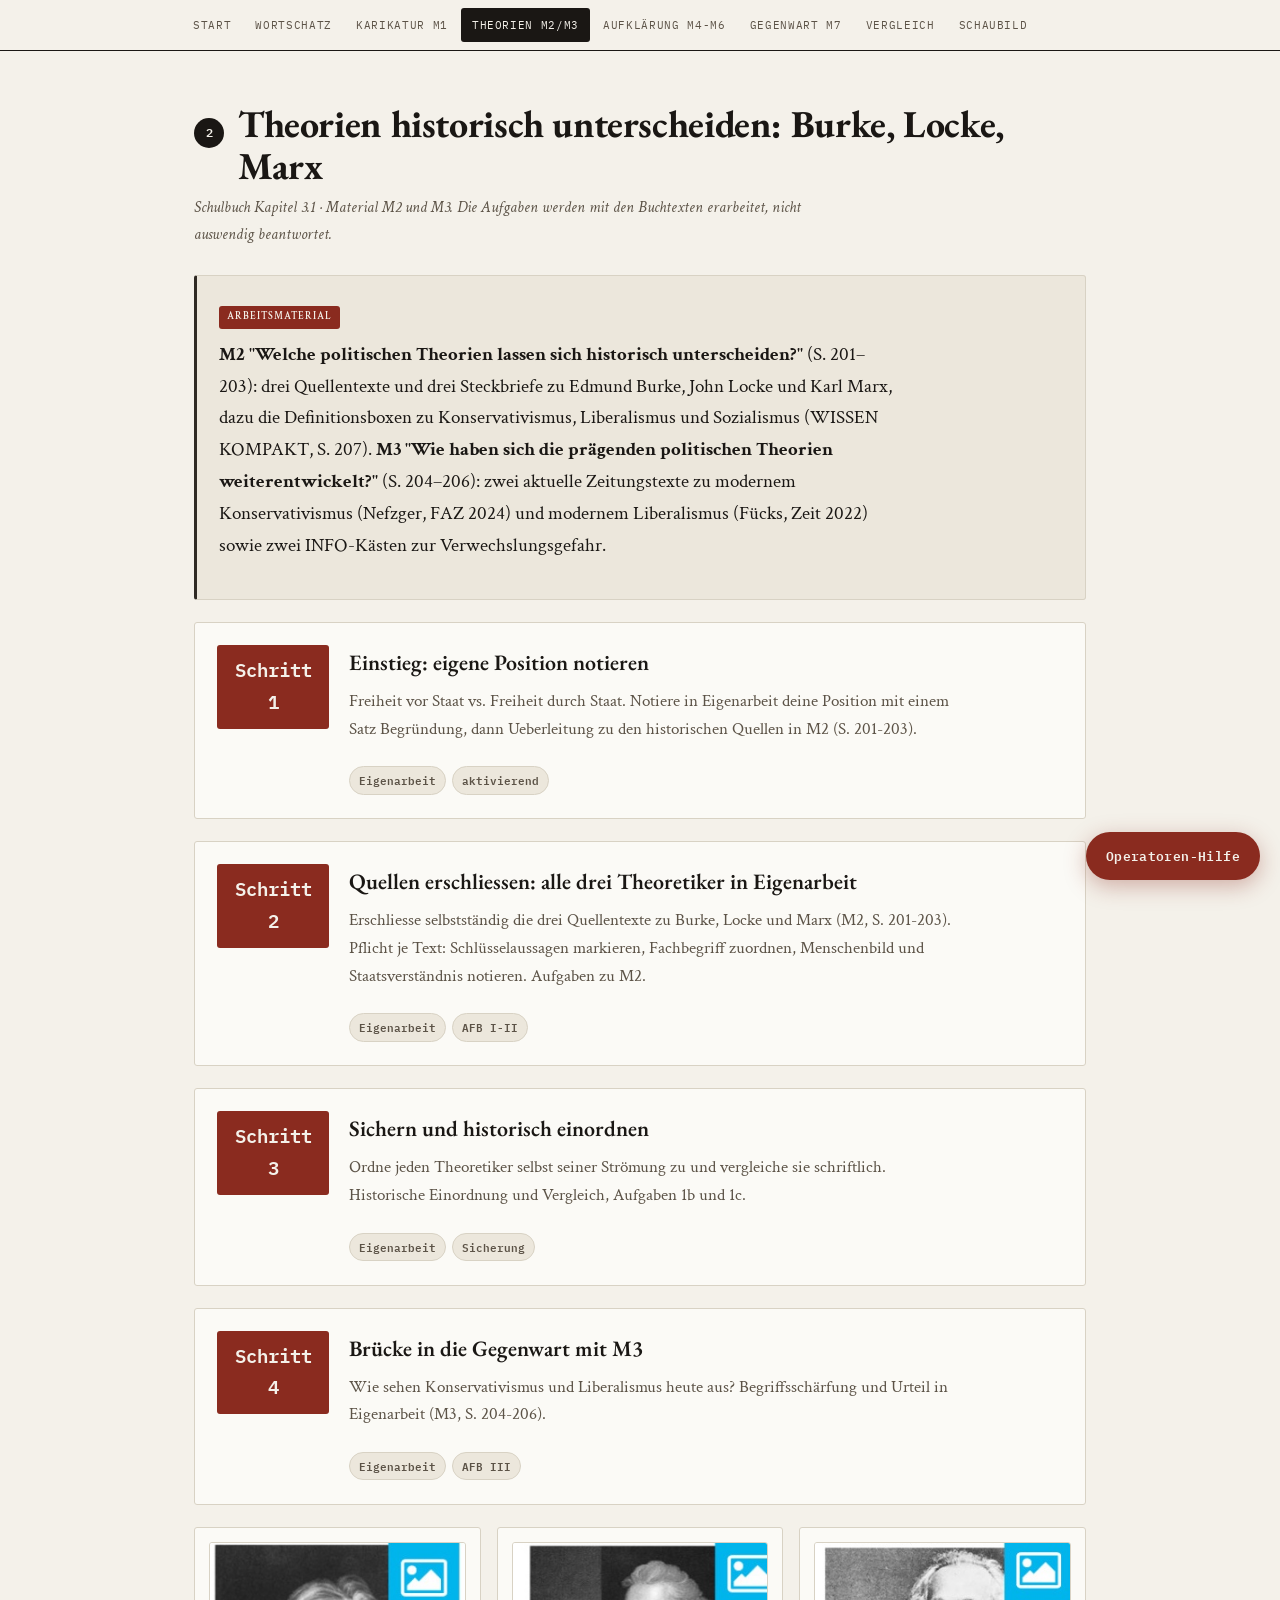
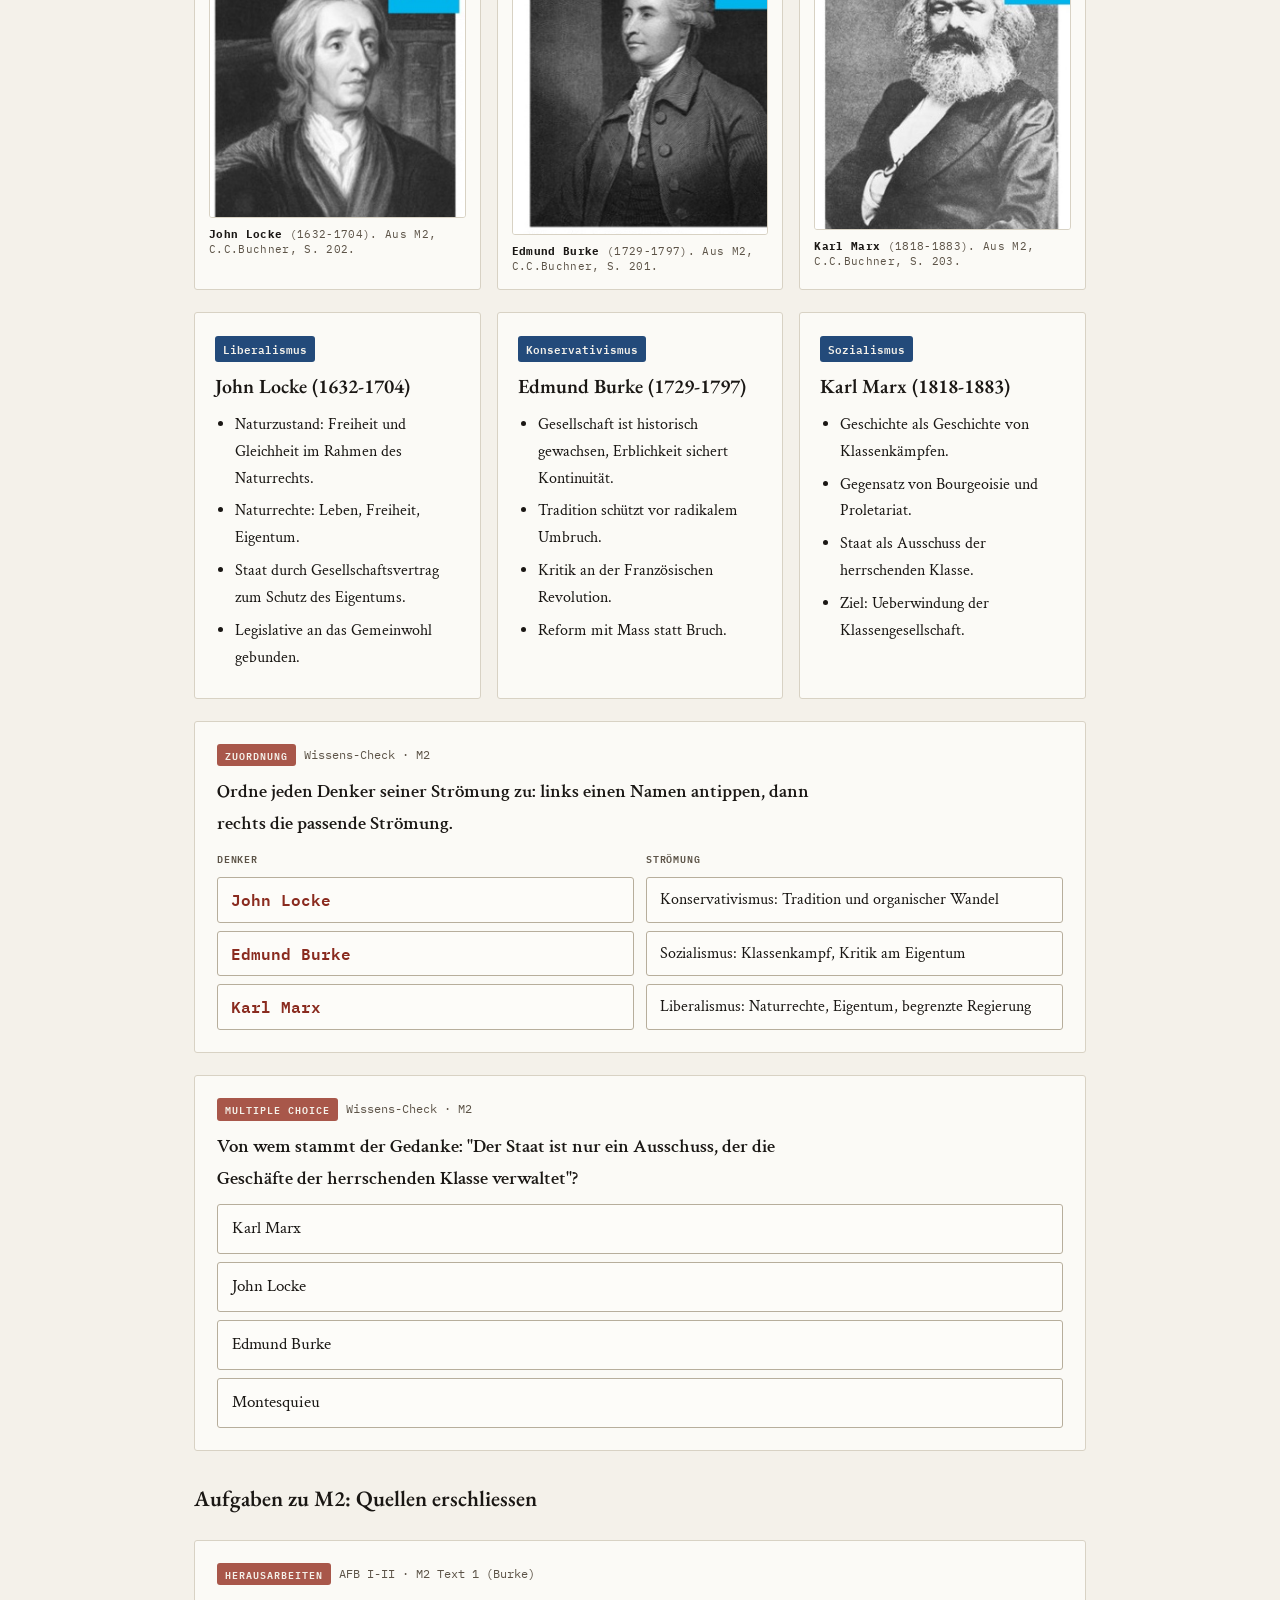
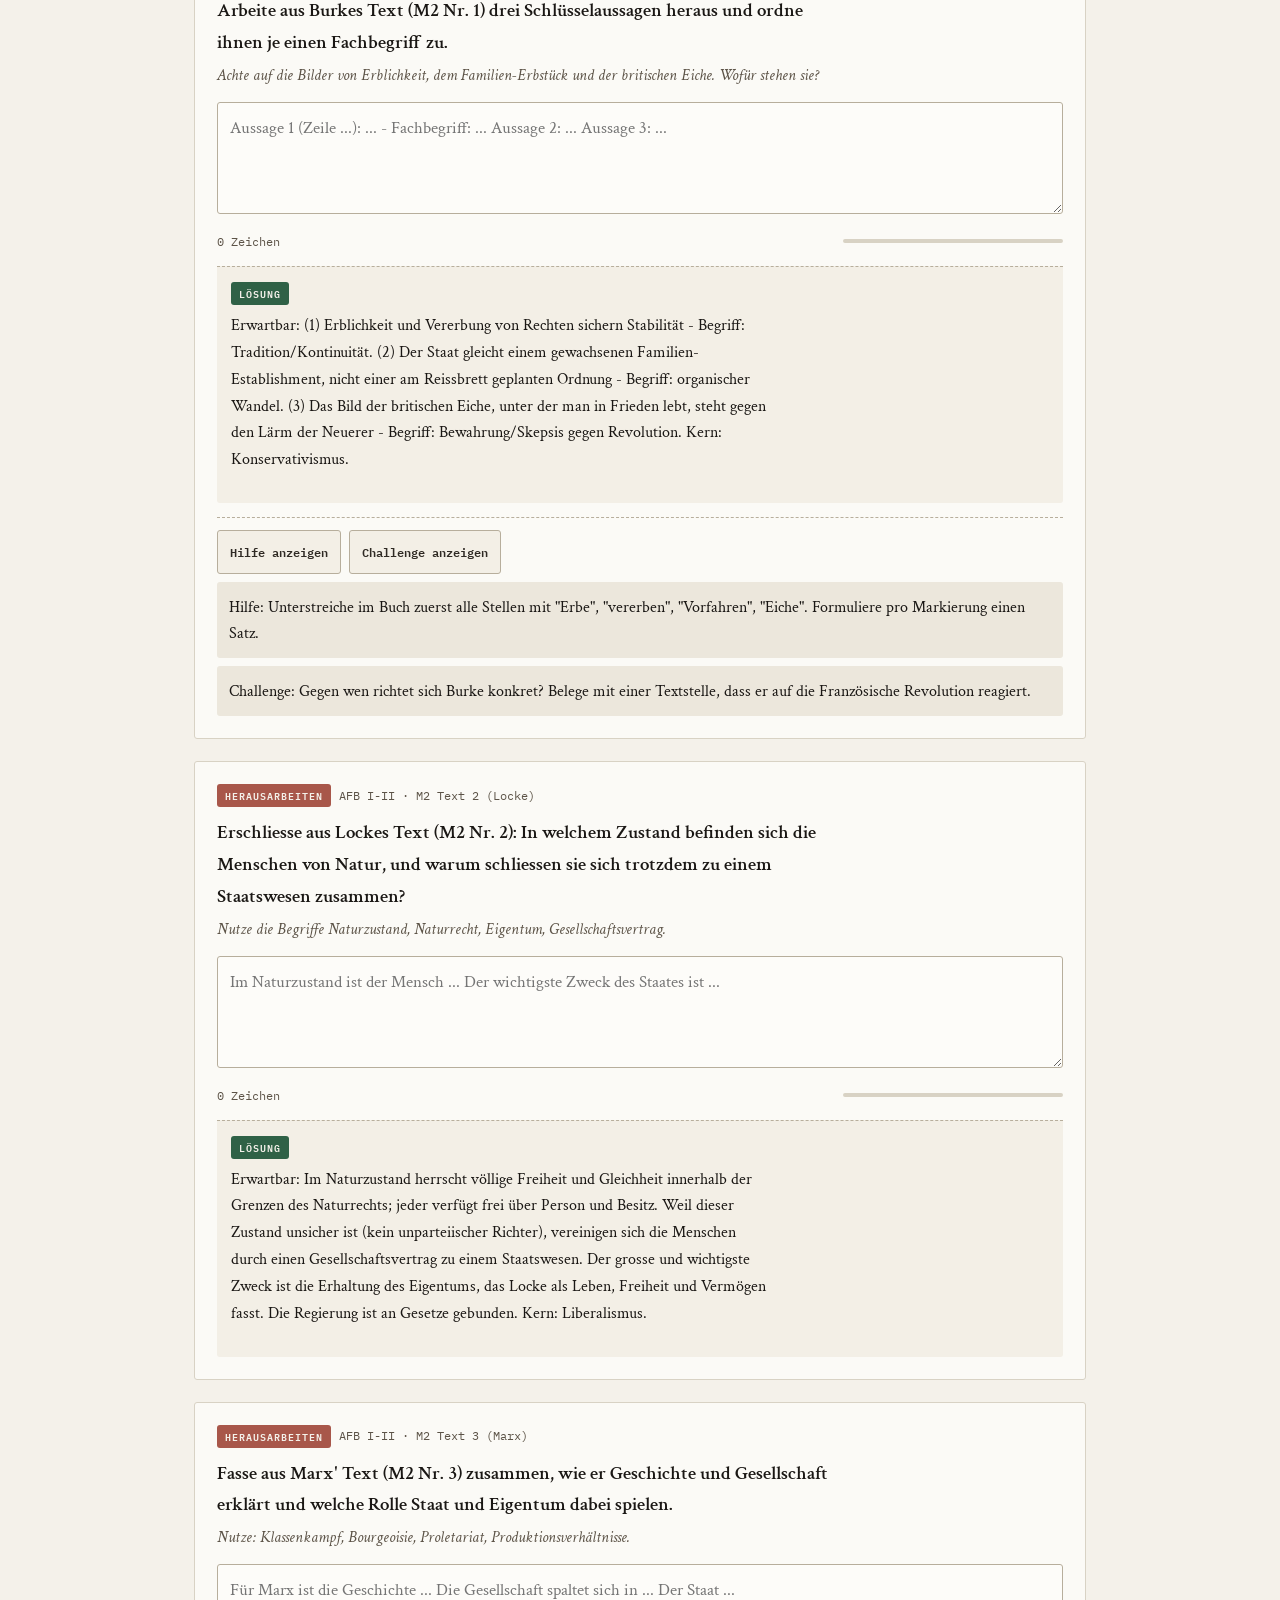
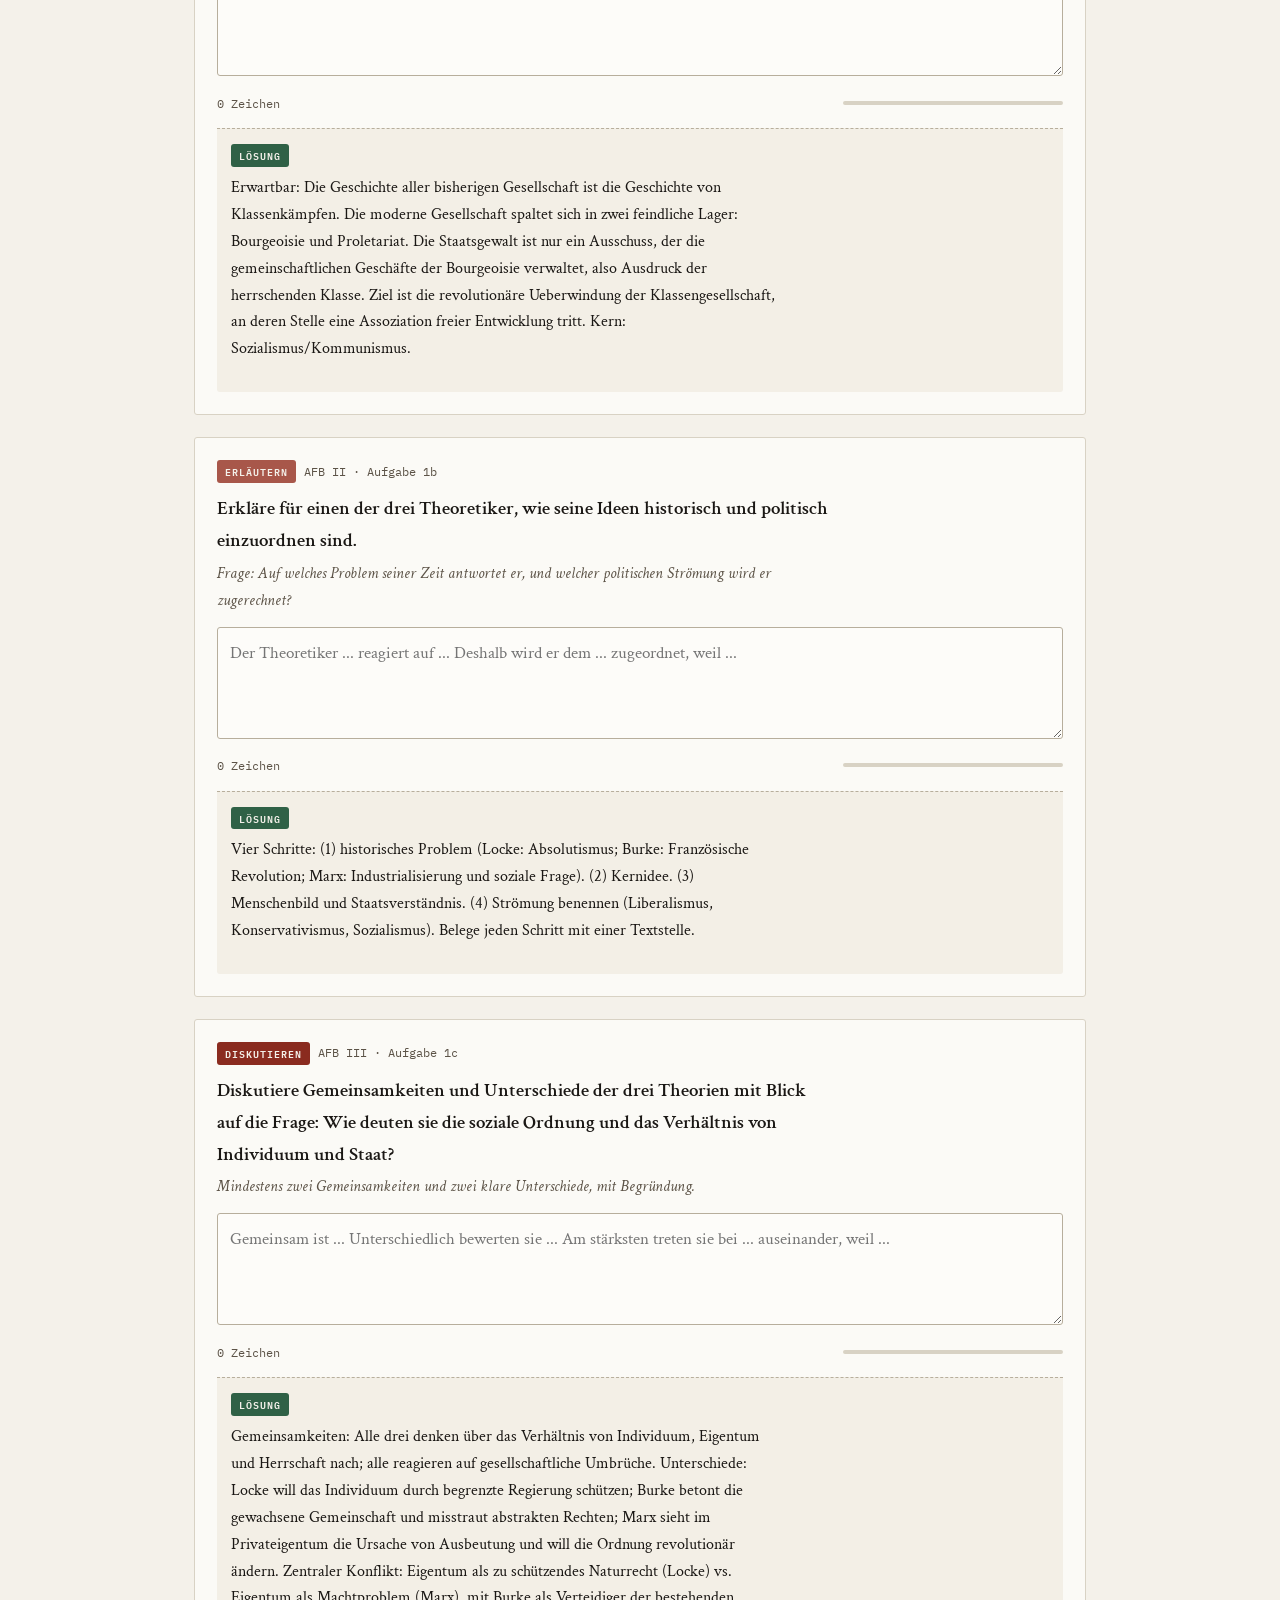
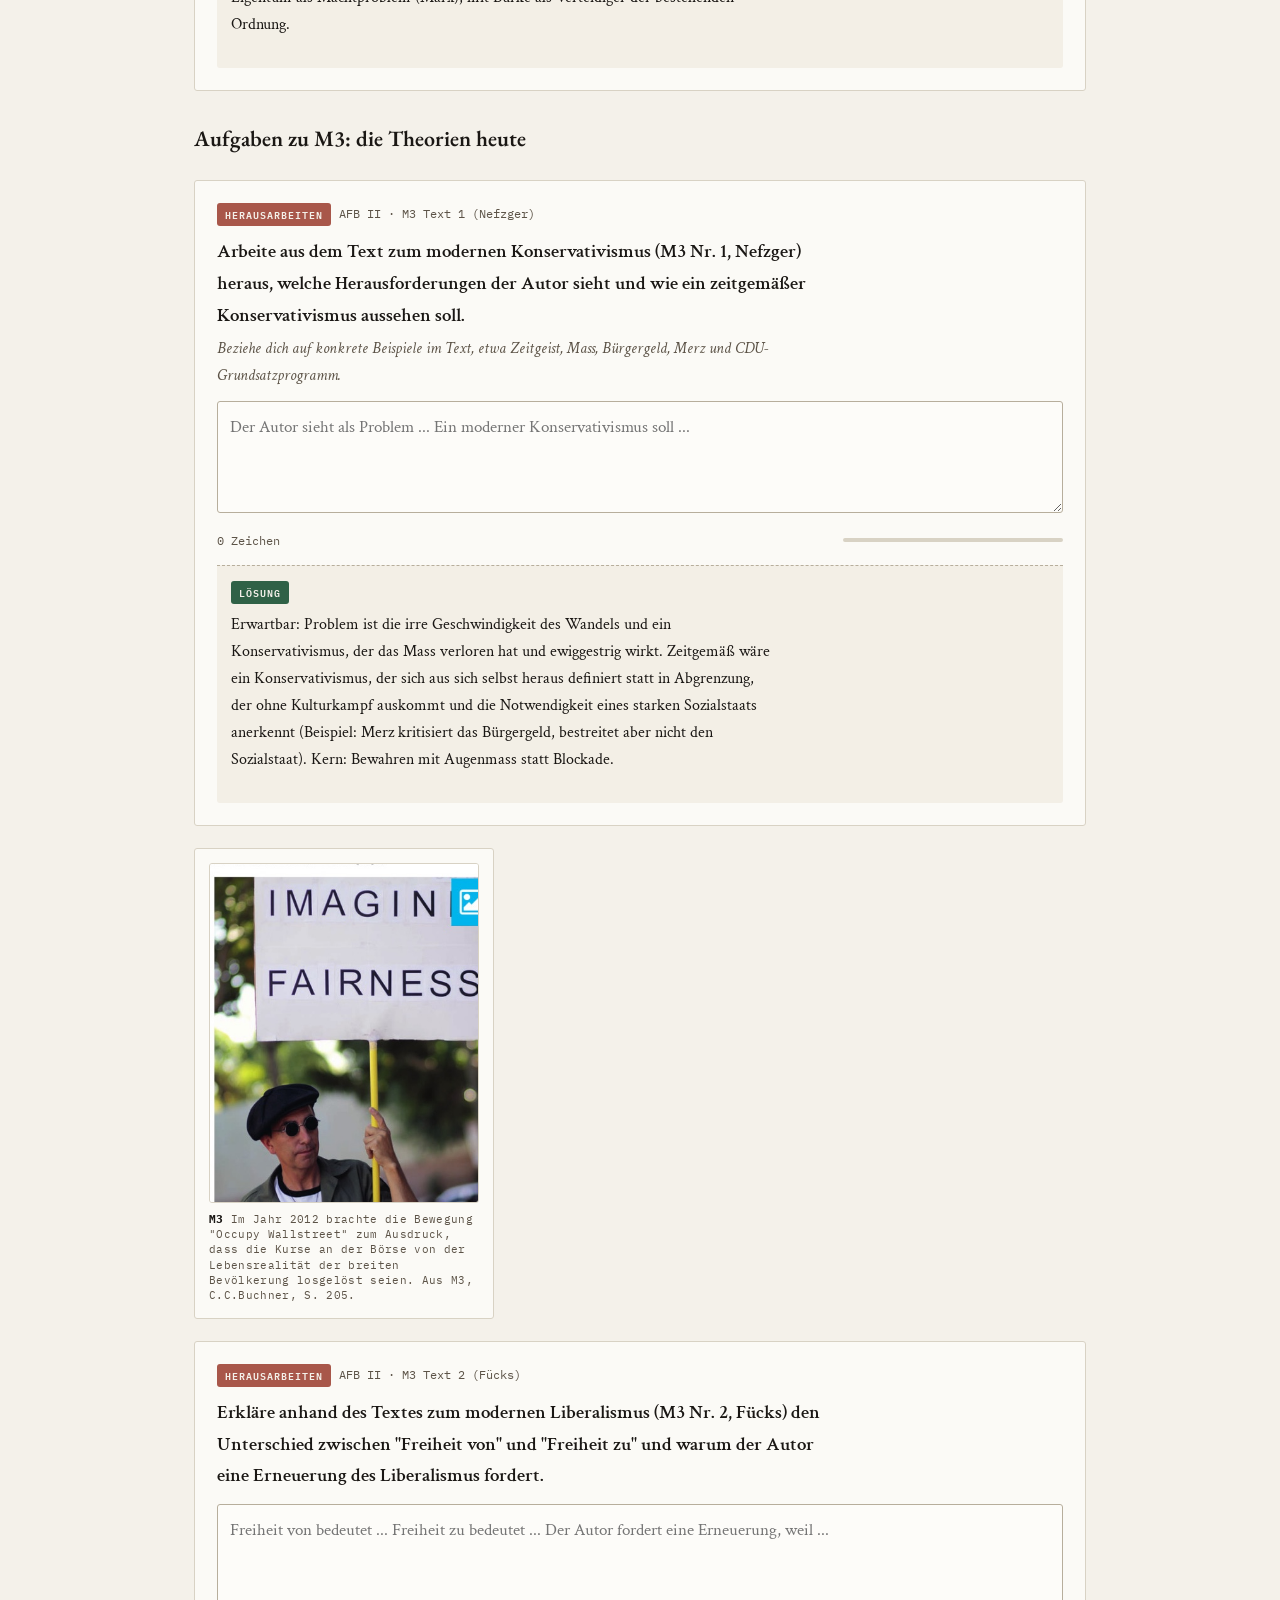
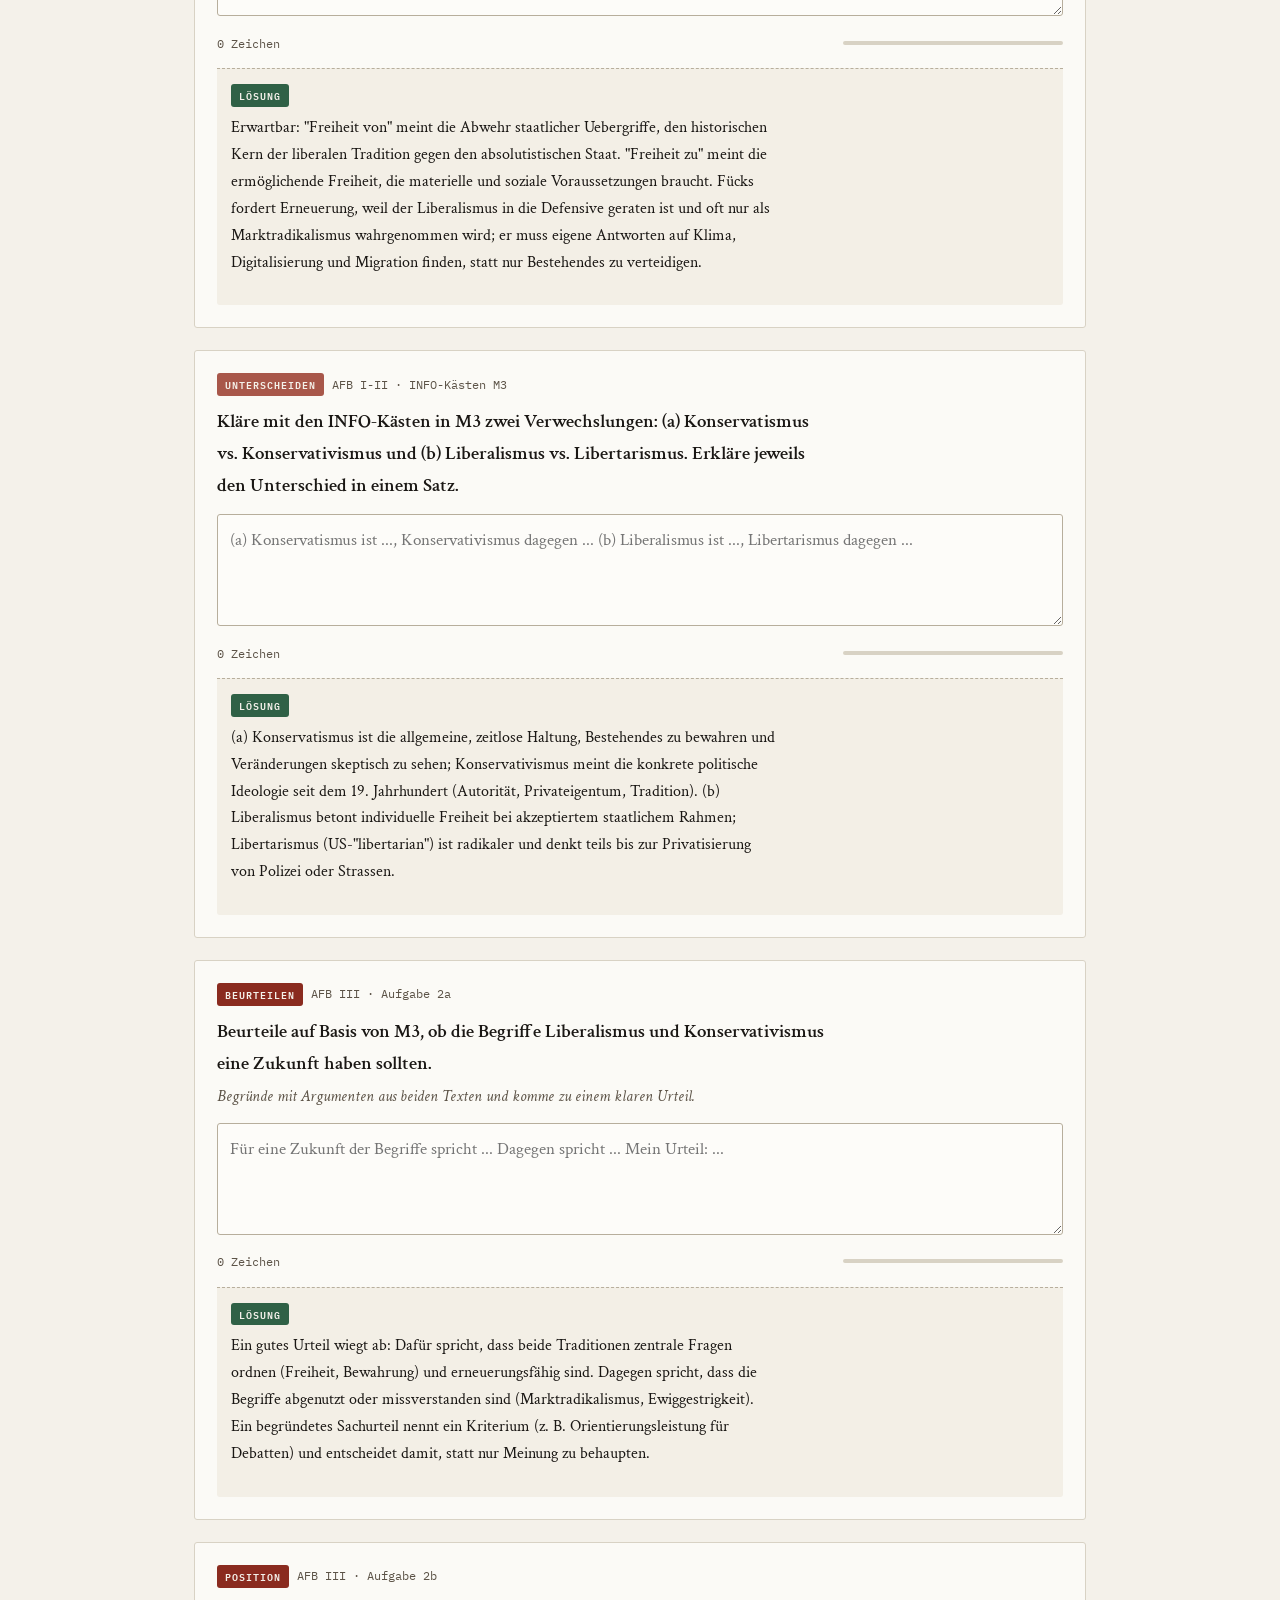
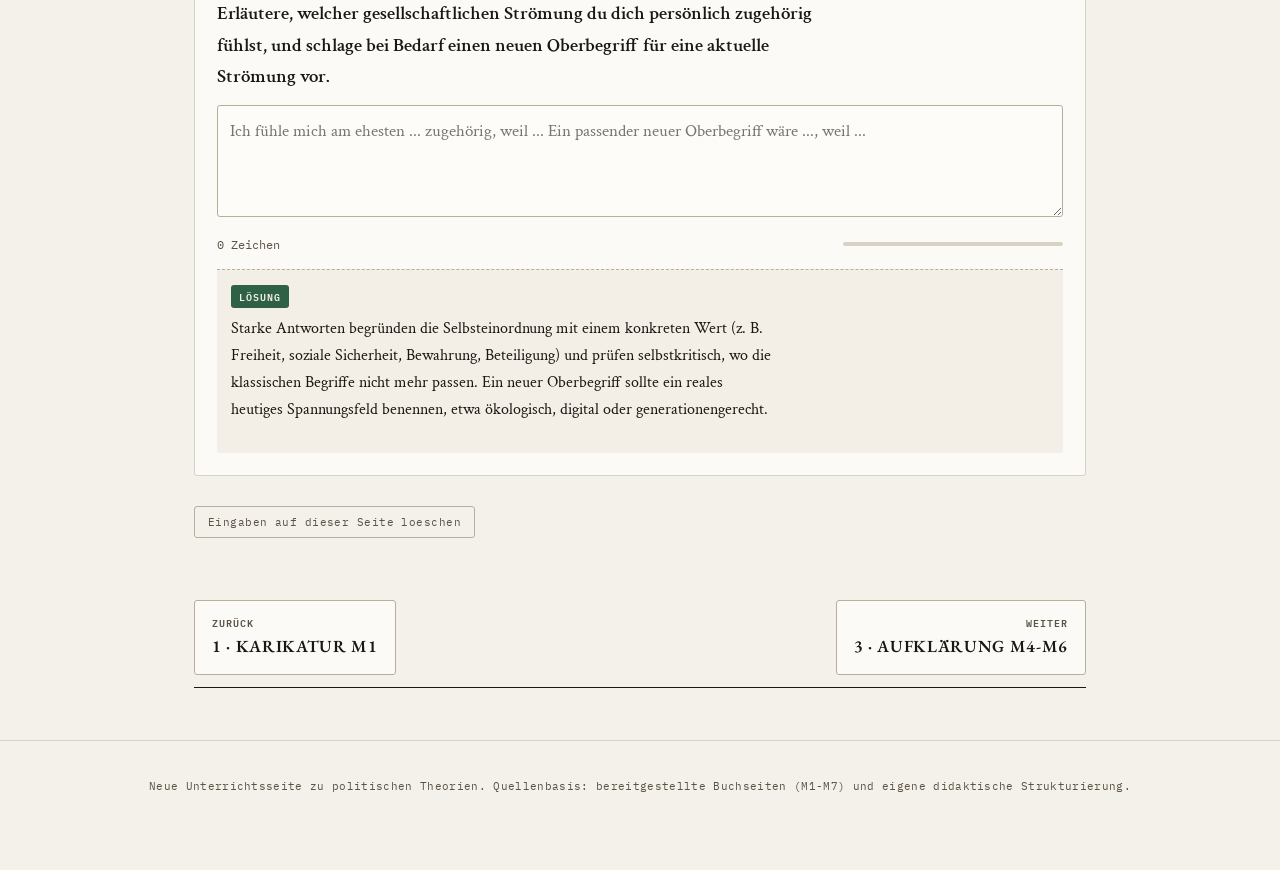
<file: block1.html>
<!DOCTYPE html>
<html lang="de">
<head>
<meta charset="UTF-8">
<meta name="viewport" content="width=device-width, initial-scale=1.0">
<link rel="preconnect" href="https://fonts.googleapis.com">
<link rel="preconnect" href="https://fonts.gstatic.com" crossorigin>
<link rel="stylesheet" href="https://fonts.googleapis.com/css2?family=Archivo:wght@500;600;700;800&family=Spectral:ital,wght@0,400;0,500;0,600;1,400&family=IBM+Plex+Mono:wght@400;500;600&display=swap">
<link rel="stylesheet" href="css/style.css?v=5">
<title>Theorien M2/M3 - Burke, Locke, Marx - Politische Theorien</title>
</head>
<body>
<div id="progress"></div>

<button class="op-toggle" id="opToggle" aria-expanded="false" aria-controls="opPanel">Operatoren-Hilfe</button>
<div class="op-panel" id="opPanel" role="dialog" aria-label="Operatoren-Hilfe">
  <button class="op-close" id="opClose" aria-label="Operatoren-Hilfe schließen">x</button>
  <h4>Operatoren: Was soll ich tun?</h4>
  <p class="op-intro">AFB I fragt Wissen ab, AFB II verlangt Erklären und Anwenden, AFB III verlangt ein begründetes Urteil.</p>
  <div id="opList"></div>
</div>

<nav aria-label="Seitennavigation">
  <div class="nav-inner">
    <a href="index.html">Start</a>
    <a href="wortschatz.html">Wortschatz</a>
    <a href="aufhaenger.html">Karikatur M1</a>
    <a href="block1.html">Theorien M2/M3</a>
    <a href="aufklaerung.html">Aufklärung M4-M6</a>
    <a href="block2.html">Gegenwart M7</a>
    <a href="vergleich.html">Vergleich</a>
    <a href="produkt.html">Schaubild</a>
  </div>
</nav>

<section id="block1">
  <div class="wrap">
    <div class="sec-head"><span class="sec-num">2</span><h2>Theorien historisch unterscheiden: Burke, Locke, Marx</h2></div>
    <p class="sec-sub">Schulbuch Kapitel 3.1 · Material M2 und M3. Die Aufgaben werden mit den Buchtexten erarbeitet, nicht auswendig beantwortet.</p>

    <div class="source">
      <span class="source-tag accent">Arbeitsmaterial</span>
      <p><b>M2 "Welche politischen Theorien lassen sich historisch unterscheiden?"</b> (S. 201–203): drei Quellentexte und drei Steckbriefe zu Edmund Burke, John Locke und Karl Marx, dazu die Definitionsboxen zu Konservativismus, Liberalismus und Sozialismus (WISSEN KOMPAKT, S. 207). <b>M3 "Wie haben sich die prägenden politischen Theorien weiterentwickelt?"</b> (S. 204–206): zwei aktuelle Zeitungstexte zu modernem Konservativismus (Nefzger, FAZ 2024) und modernem Liberalismus (Fücks, Zeit 2022) sowie zwei INFO-Kästen zur Verwechslungsgefahr.</p>
    </div>

    <div class="phase">
      <div class="phase-time">Schritt 1</div>
      <div><h3>Einstieg: eigene Position notieren</h3><p>Freiheit vor Staat vs. Freiheit durch Staat. Notiere in Eigenarbeit deine Position mit einem Satz Begründung, dann Ueberleitung zu den historischen Quellen in M2 (S. 201-203).</p><span class="phase-tag">Eigenarbeit</span><span class="phase-tag">aktivierend</span></div>
    </div>
    <div class="phase">
      <div class="phase-time">Schritt 2</div>
      <div><h3>Quellen erschliessen: alle drei Theoretiker in Eigenarbeit</h3><p>Erschliesse selbstständig die drei Quellentexte zu Burke, Locke und Marx (M2, S. 201-203). Pflicht je Text: Schlüsselaussagen markieren, Fachbegriff zuordnen, Menschenbild und Staatsverständnis notieren. Aufgaben zu M2.</p><span class="phase-tag">Eigenarbeit</span><span class="phase-tag">AFB I-II</span></div>
    </div>
    <div class="phase">
      <div class="phase-time">Schritt 3</div>
      <div><h3>Sichern und historisch einordnen</h3><p>Ordne jeden Theoretiker selbst seiner Strömung zu und vergleiche sie schriftlich. Historische Einordnung und Vergleich, Aufgaben 1b und 1c.</p><span class="phase-tag">Eigenarbeit</span><span class="phase-tag">Sicherung</span></div>
    </div>
    <div class="phase">
      <div class="phase-time">Schritt 4</div>
      <div><h3>Brücke in die Gegenwart mit M3</h3><p>Wie sehen Konservativismus und Liberalismus heute aus? Begriffsschärfung und Urteil in Eigenarbeit (M3, S. 204-206).</p><span class="phase-tag">Eigenarbeit</span><span class="phase-tag">AFB III</span></div>
    </div>

    <div class="fig-row">
      <figure class="q-fig">
        <img src="img/quellen/locke.jpg" alt="Porträt John Locke, Kupferstich.">
        <figcaption><b>John Locke</b> (1632-1704). Aus M2, C.C.Buchner, S. 202.</figcaption>
      </figure>
      <figure class="q-fig">
        <img src="img/quellen/burke.jpg" alt="Porträt Edmund Burke, Stich.">
        <figcaption><b>Edmund Burke</b> (1729-1797). Aus M2, C.C.Buchner, S. 201.</figcaption>
      </figure>
      <figure class="q-fig">
        <img src="img/quellen/marx.jpg" alt="Porträt Karl Marx, Fotografie.">
        <figcaption><b>Karl Marx</b> (1818-1883). Aus M2, C.C.Buchner, S. 203.</figcaption>
      </figure>
    </div>

    <div class="thinker-grid">
      <article class="thinker"><span class="claim">Liberalismus</span><h3>John Locke (1632-1704)</h3><ul><li>Naturzustand: Freiheit und Gleichheit im Rahmen des Naturrechts.</li><li>Naturrechte: Leben, Freiheit, Eigentum.</li><li>Staat durch Gesellschaftsvertrag zum Schutz des Eigentums.</li><li>Legislative an das Gemeinwohl gebunden.</li></ul></article>
      <article class="thinker"><span class="claim">Konservativismus</span><h3>Edmund Burke (1729-1797)</h3><ul><li>Gesellschaft ist historisch gewachsen, Erblichkeit sichert Kontinuität.</li><li>Tradition schützt vor radikalem Umbruch.</li><li>Kritik an der Französischen Revolution.</li><li>Reform mit Mass statt Bruch.</li></ul></article>
      <article class="thinker"><span class="claim">Sozialismus</span><h3>Karl Marx (1818-1883)</h3><ul><li>Geschichte als Geschichte von Klassenkämpfen.</li><li>Gegensatz von Bourgeoisie und Proletariat.</li><li>Staat als Ausschuss der herrschenden Klasse.</li><li>Ziel: Ueberwindung der Klassengesellschaft.</li></ul></article>
    </div>

    <div class="task quiz" data-quiz="match" data-explain="Locke = Liberalismus, Burke = Konservativismus, Marx = Sozialismus.">
      <div class="q-meta"><span class="q-type">Zuordnung</span><span class="q-pts">Wissens-Check · M2</span></div>
      <p class="qtext">Ordne jeden Denker seiner Strömung zu: links einen Namen antippen, dann rechts die passende Strömung.</p>
      <div class="match-grid">
        <div class="match-col" data-side="left">
          <p class="match-head">Denker</p>
          <button type="button" class="match-item" data-pair="0">John Locke</button>
          <button type="button" class="match-item" data-pair="1">Edmund Burke</button>
          <button type="button" class="match-item" data-pair="2">Karl Marx</button>
        </div>
        <div class="match-col" data-side="right">
          <p class="match-head">Strömung</p>
          <button type="button" class="match-item" data-pair="0">Liberalismus: Naturrechte, Eigentum, begrenzte Regierung</button>
          <button type="button" class="match-item" data-pair="1">Konservativismus: Tradition und organischer Wandel</button>
          <button type="button" class="match-item" data-pair="2">Sozialismus: Klassenkampf, Kritik am Eigentum</button>
        </div>
      </div>
      <div class="quiz-fb"></div>
    </div>

    <div class="task quiz" data-quiz="mc" data-explain="Marx sieht den Staat als Ausschuss der herrschenden Klasse (Bourgeoisie) - Kern des Sozialismus.">
      <div class="q-meta"><span class="q-type">Multiple Choice</span><span class="q-pts">Wissens-Check · M2</span></div>
      <p class="qtext">Von wem stammt der Gedanke: "Der Staat ist nur ein Ausschuss, der die Geschäfte der herrschenden Klasse verwaltet"?</p>
      <ul class="choices">
        <li><button type="button" class="choice" data-correct>Karl Marx</button></li>
        <li><button type="button" class="choice">John Locke</button></li>
        <li><button type="button" class="choice">Edmund Burke</button></li>
        <li><button type="button" class="choice">Montesquieu</button></li>
      </ul>
      <div class="quiz-fb"></div>
    </div>

    <h3>Aufgaben zu M2: Quellen erschliessen</h3>

    <div class="task">
      <div class="q-meta"><span class="q-type">herausarbeiten</span><span class="q-pts">AFB I-II · M2 Text 1 (Burke)</span></div>
      <p class="qtext">Arbeite aus Burkes Text (M2 Nr. 1) drei Schlüsselaussagen heraus und ordne ihnen je einen Fachbegriff zu.
        <span class="sub">Achte auf die Bilder von Erblichkeit, dem Familien-Erbstück und der britischen Eiche. Wofür stehen sie?</span></p>
      <textarea data-min="240" placeholder="Aussage 1 (Zeile ...): ... - Fachbegriff: ... Aussage 2: ... Aussage 3: ..."></textarea>
      <div class="ta-meter"><span class="cnt">0 Zeichen</span><span class="ta-bar"><i></i></span></div>
      <button class="btn" disabled>Musterlösung anzeigen</button>
      <div class="reveal"><p>Erwartbar: (1) Erblichkeit und Vererbung von Rechten sichern Stabilität - Begriff: Tradition/Kontinuität. (2) Der Staat gleicht einem gewachsenen Familien-Establishment, nicht einer am Reissbrett geplanten Ordnung - Begriff: organischer Wandel. (3) Das Bild der britischen Eiche, unter der man in Frieden lebt, steht gegen den Lärm der Neuerer - Begriff: Bewahrung/Skepsis gegen Revolution. Kern: Konservativismus.</p></div>
      <div class="diff">
        <div class="diff-row"><button class="diff-btn">Hilfe anzeigen</button><button class="diff-btn">Challenge anzeigen</button></div>
        <div class="diff-body">Hilfe: Unterstreiche im Buch zuerst alle Stellen mit "Erbe", "vererben", "Vorfahren", "Eiche". Formuliere pro Markierung einen Satz.</div>
        <div class="diff-body">Challenge: Gegen wen richtet sich Burke konkret? Belege mit einer Textstelle, dass er auf die Französische Revolution reagiert.</div>
      </div>
    </div>

    <div class="task">
      <div class="q-meta"><span class="q-type">herausarbeiten</span><span class="q-pts">AFB I-II · M2 Text 2 (Locke)</span></div>
      <p class="qtext">Erschliesse aus Lockes Text (M2 Nr. 2): In welchem Zustand befinden sich die Menschen von Natur, und warum schliessen sie sich trotzdem zu einem Staatswesen zusammen?
        <span class="sub">Nutze die Begriffe Naturzustand, Naturrecht, Eigentum, Gesellschaftsvertrag.</span></p>
      <textarea data-min="260" placeholder="Im Naturzustand ist der Mensch ... Der wichtigste Zweck des Staates ist ..."></textarea>
      <div class="ta-meter"><span class="cnt">0 Zeichen</span><span class="ta-bar"><i></i></span></div>
      <button class="btn" disabled>Musterlösung anzeigen</button>
      <div class="reveal"><p>Erwartbar: Im Naturzustand herrscht völlige Freiheit und Gleichheit innerhalb der Grenzen des Naturrechts; jeder verfügt frei über Person und Besitz. Weil dieser Zustand unsicher ist (kein unparteiischer Richter), vereinigen sich die Menschen durch einen Gesellschaftsvertrag zu einem Staatswesen. Der grosse und wichtigste Zweck ist die Erhaltung des Eigentums, das Locke als Leben, Freiheit und Vermögen fasst. Die Regierung ist an Gesetze gebunden. Kern: Liberalismus.</p></div>
    </div>

    <div class="task">
      <div class="q-meta"><span class="q-type">herausarbeiten</span><span class="q-pts">AFB I-II · M2 Text 3 (Marx)</span></div>
      <p class="qtext">Fasse aus Marx' Text (M2 Nr. 3) zusammen, wie er Geschichte und Gesellschaft erklärt und welche Rolle Staat und Eigentum dabei spielen.
        <span class="sub">Nutze: Klassenkampf, Bourgeoisie, Proletariat, Produktionsverhältnisse.</span></p>
      <textarea data-min="260" placeholder="Für Marx ist die Geschichte ... Die Gesellschaft spaltet sich in ... Der Staat ..."></textarea>
      <div class="ta-meter"><span class="cnt">0 Zeichen</span><span class="ta-bar"><i></i></span></div>
      <button class="btn" disabled>Musterlösung anzeigen</button>
      <div class="reveal"><p>Erwartbar: Die Geschichte aller bisherigen Gesellschaft ist die Geschichte von Klassenkämpfen. Die moderne Gesellschaft spaltet sich in zwei feindliche Lager: Bourgeoisie und Proletariat. Die Staatsgewalt ist nur ein Ausschuss, der die gemeinschaftlichen Geschäfte der Bourgeoisie verwaltet, also Ausdruck der herrschenden Klasse. Ziel ist die revolutionäre Ueberwindung der Klassengesellschaft, an deren Stelle eine Assoziation freier Entwicklung tritt. Kern: Sozialismus/Kommunismus.</p></div>
    </div>

    <div class="task">
      <div class="q-meta"><span class="q-type">erläutern</span><span class="q-pts">AFB II · Aufgabe 1b</span></div>
      <p class="qtext">Erkläre für einen der drei Theoretiker, wie seine Ideen historisch und politisch einzuordnen sind.
        <span class="sub">Frage: Auf welches Problem seiner Zeit antwortet er, und welcher politischen Strömung wird er zugerechnet?</span></p>
      <textarea data-min="280" placeholder="Der Theoretiker ... reagiert auf ... Deshalb wird er dem ... zugeordnet, weil ..."></textarea>
      <div class="ta-meter"><span class="cnt">0 Zeichen</span><span class="ta-bar"><i></i></span></div>
      <button class="btn" disabled>Musterstruktur anzeigen</button>
      <div class="reveal"><p>Vier Schritte: (1) historisches Problem (Locke: Absolutismus; Burke: Französische Revolution; Marx: Industrialisierung und soziale Frage). (2) Kernidee. (3) Menschenbild und Staatsverständnis. (4) Strömung benennen (Liberalismus, Konservativismus, Sozialismus). Belege jeden Schritt mit einer Textstelle.</p></div>
    </div>

    <div class="task">
      <div class="q-meta"><span class="q-type afb3">diskutieren</span><span class="q-pts">AFB III · Aufgabe 1c</span></div>
      <p class="qtext">Diskutiere Gemeinsamkeiten und Unterschiede der drei Theorien mit Blick auf die Frage: Wie deuten sie die soziale Ordnung und das Verhältnis von Individuum und Staat?
        <span class="sub">Mindestens zwei Gemeinsamkeiten und zwei klare Unterschiede, mit Begründung.</span></p>
      <textarea data-min="340" placeholder="Gemeinsam ist ... Unterschiedlich bewerten sie ... Am stärksten treten sie bei ... auseinander, weil ..."></textarea>
      <div class="ta-meter"><span class="cnt">0 Zeichen</span><span class="ta-bar"><i></i></span></div>
      <button class="btn" disabled>Diskussionsgerüst anzeigen</button>
      <div class="reveal"><p>Gemeinsamkeiten: Alle drei denken über das Verhältnis von Individuum, Eigentum und Herrschaft nach; alle reagieren auf gesellschaftliche Umbrüche. Unterschiede: Locke will das Individuum durch begrenzte Regierung schützen; Burke betont die gewachsene Gemeinschaft und misstraut abstrakten Rechten; Marx sieht im Privateigentum die Ursache von Ausbeutung und will die Ordnung revolutionär ändern. Zentraler Konflikt: Eigentum als zu schützendes Naturrecht (Locke) vs. Eigentum als Machtproblem (Marx), mit Burke als Verteidiger der bestehenden Ordnung.</p></div>
    </div>

    <h3>Aufgaben zu M3: die Theorien heute</h3>

    <div class="task">
      <div class="q-meta"><span class="q-type">herausarbeiten</span><span class="q-pts">AFB II · M3 Text 1 (Nefzger)</span></div>
      <p class="qtext">Arbeite aus dem Text zum modernen Konservativismus (M3 Nr. 1, Nefzger) heraus, welche Herausforderungen der Autor sieht und wie ein zeitgemäßer Konservativismus aussehen soll.
        <span class="sub">Beziehe dich auf konkrete Beispiele im Text, etwa Zeitgeist, Mass, Bürgergeld, Merz und CDU-Grundsatzprogramm.</span></p>
      <textarea data-min="260" placeholder="Der Autor sieht als Problem ... Ein moderner Konservativismus soll ..."></textarea>
      <div class="ta-meter"><span class="cnt">0 Zeichen</span><span class="ta-bar"><i></i></span></div>
      <button class="btn" disabled>Musterlösung anzeigen</button>
      <div class="reveal"><p>Erwartbar: Problem ist die irre Geschwindigkeit des Wandels und ein Konservativismus, der das Mass verloren hat und ewiggestrig wirkt. Zeitgemäß wäre ein Konservativismus, der sich aus sich selbst heraus definiert statt in Abgrenzung, der ohne Kulturkampf auskommt und die Notwendigkeit eines starken Sozialstaats anerkennt (Beispiel: Merz kritisiert das Bürgergeld, bestreitet aber nicht den Sozialstaat). Kern: Bewahren mit Augenmass statt Blockade.</p></div>
    </div>

    <figure class="q-fig portrait">
      <img src="img/quellen/occupy.jpg" alt="Demonstrant mit Schild 'IMAGINE FAIRNESS' bei einer Occupy-Wallstreet-Kundgebung.">
      <figcaption><b>M3</b> Im Jahr 2012 brachte die Bewegung "Occupy Wallstreet" zum Ausdruck, dass die Kurse an der Börse von der Lebensrealität der breiten Bevölkerung losgelöst seien. Aus M3, C.C.Buchner, S. 205.</figcaption>
    </figure>

    <div class="task">
      <div class="q-meta"><span class="q-type">herausarbeiten</span><span class="q-pts">AFB II · M3 Text 2 (Fücks)</span></div>
      <p class="qtext">Erkläre anhand des Textes zum modernen Liberalismus (M3 Nr. 2, Fücks) den Unterschied zwischen "Freiheit von" und "Freiheit zu" und warum der Autor eine Erneuerung des Liberalismus fordert.</p>
      <textarea data-min="260" placeholder="Freiheit von bedeutet ... Freiheit zu bedeutet ... Der Autor fordert eine Erneuerung, weil ..."></textarea>
      <div class="ta-meter"><span class="cnt">0 Zeichen</span><span class="ta-bar"><i></i></span></div>
      <button class="btn" disabled>Musterlösung anzeigen</button>
      <div class="reveal"><p>Erwartbar: "Freiheit von" meint die Abwehr staatlicher Uebergriffe, den historischen Kern der liberalen Tradition gegen den absolutistischen Staat. "Freiheit zu" meint die ermöglichende Freiheit, die materielle und soziale Voraussetzungen braucht. Fücks fordert Erneuerung, weil der Liberalismus in die Defensive geraten ist und oft nur als Marktradikalismus wahrgenommen wird; er muss eigene Antworten auf Klima, Digitalisierung und Migration finden, statt nur Bestehendes zu verteidigen.</p></div>
    </div>

    <div class="task">
      <div class="q-meta"><span class="q-type">unterscheiden</span><span class="q-pts">AFB I-II · INFO-Kästen M3</span></div>
      <p class="qtext">Kläre mit den INFO-Kästen in M3 zwei Verwechslungen: (a) Konservatismus vs. Konservativismus und (b) Liberalismus vs. Libertarismus. Erkläre jeweils den Unterschied in einem Satz.</p>
      <textarea data-min="200" placeholder="(a) Konservatismus ist ..., Konservativismus dagegen ... (b) Liberalismus ist ..., Libertarismus dagegen ..."></textarea>
      <div class="ta-meter"><span class="cnt">0 Zeichen</span><span class="ta-bar"><i></i></span></div>
      <button class="btn" disabled>Musterlösung anzeigen</button>
      <div class="reveal"><p>(a) Konservatismus ist die allgemeine, zeitlose Haltung, Bestehendes zu bewahren und Veränderungen skeptisch zu sehen; Konservativismus meint die konkrete politische Ideologie seit dem 19. Jahrhundert (Autorität, Privateigentum, Tradition). (b) Liberalismus betont individuelle Freiheit bei akzeptiertem staatlichem Rahmen; Libertarismus (US-"libertarian") ist radikaler und denkt teils bis zur Privatisierung von Polizei oder Strassen.</p></div>
    </div>

    <div class="task">
      <div class="q-meta"><span class="q-type afb3">beurteilen</span><span class="q-pts">AFB III · Aufgabe 2a</span></div>
      <p class="qtext">Beurteile auf Basis von M3, ob die Begriffe Liberalismus und Konservativismus eine Zukunft haben sollten.
        <span class="sub">Begründe mit Argumenten aus beiden Texten und komme zu einem klaren Urteil.</span></p>
      <textarea data-min="320" placeholder="Für eine Zukunft der Begriffe spricht ... Dagegen spricht ... Mein Urteil: ..."></textarea>
      <div class="ta-meter"><span class="cnt">0 Zeichen</span><span class="ta-bar"><i></i></span></div>
      <button class="btn" disabled>Bewertungshilfe anzeigen</button>
      <div class="reveal"><p>Ein gutes Urteil wiegt ab: Dafür spricht, dass beide Traditionen zentrale Fragen ordnen (Freiheit, Bewahrung) und erneuerungsfähig sind. Dagegen spricht, dass die Begriffe abgenutzt oder missverstanden sind (Marktradikalismus, Ewiggestrigkeit). Ein begründetes Sachurteil nennt ein Kriterium (z. B. Orientierungsleistung für Debatten) und entscheidet damit, statt nur Meinung zu behaupten.</p></div>
    </div>

    <div class="task">
      <div class="q-meta"><span class="q-type afb3">Position</span><span class="q-pts">AFB III · Aufgabe 2b</span></div>
      <p class="qtext">Erläutere, welcher gesellschaftlichen Strömung du dich persönlich zugehörig fühlst, und schlage bei Bedarf einen neuen Oberbegriff für eine aktuelle Strömung vor.</p>
      <textarea data-min="220" placeholder="Ich fühle mich am ehesten ... zugehörig, weil ... Ein passender neuer Oberbegriff wäre ..., weil ..."></textarea>
      <div class="ta-meter"><span class="cnt">0 Zeichen</span><span class="ta-bar"><i></i></span></div>
      <button class="btn" disabled>Reflexionsimpuls anzeigen</button>
      <div class="reveal"><p>Starke Antworten begründen die Selbsteinordnung mit einem konkreten Wert (z. B. Freiheit, soziale Sicherheit, Bewahrung, Beteiligung) und prüfen selbstkritisch, wo die klassischen Begriffe nicht mehr passen. Ein neuer Oberbegriff sollte ein reales heutiges Spannungsfeld benennen, etwa ökologisch, digital oder generationengerecht.</p></div>
    </div>

    <nav class="page-nav" aria-label="Seitenwechsel">
      <a class="prev" href="aufhaenger.html"><span class="pn-dir">Zurück</span><span class="pn-title">1 · Karikatur M1</span></a>
      <a class="next" href="aufklaerung.html"><span class="pn-dir">Weiter</span><span class="pn-title">3 · Aufklärung M4-M6</span></a>
    </nav>
  </div>
</section>

<footer>
  Neue Unterrichtsseite zu politischen Theorien. Quellenbasis: bereitgestellte Buchseiten (M1-M7) und eigene didaktische Strukturierung.
</footer>

<script src="js/main.js?v=5"></script>
</body>
</html>
</file>
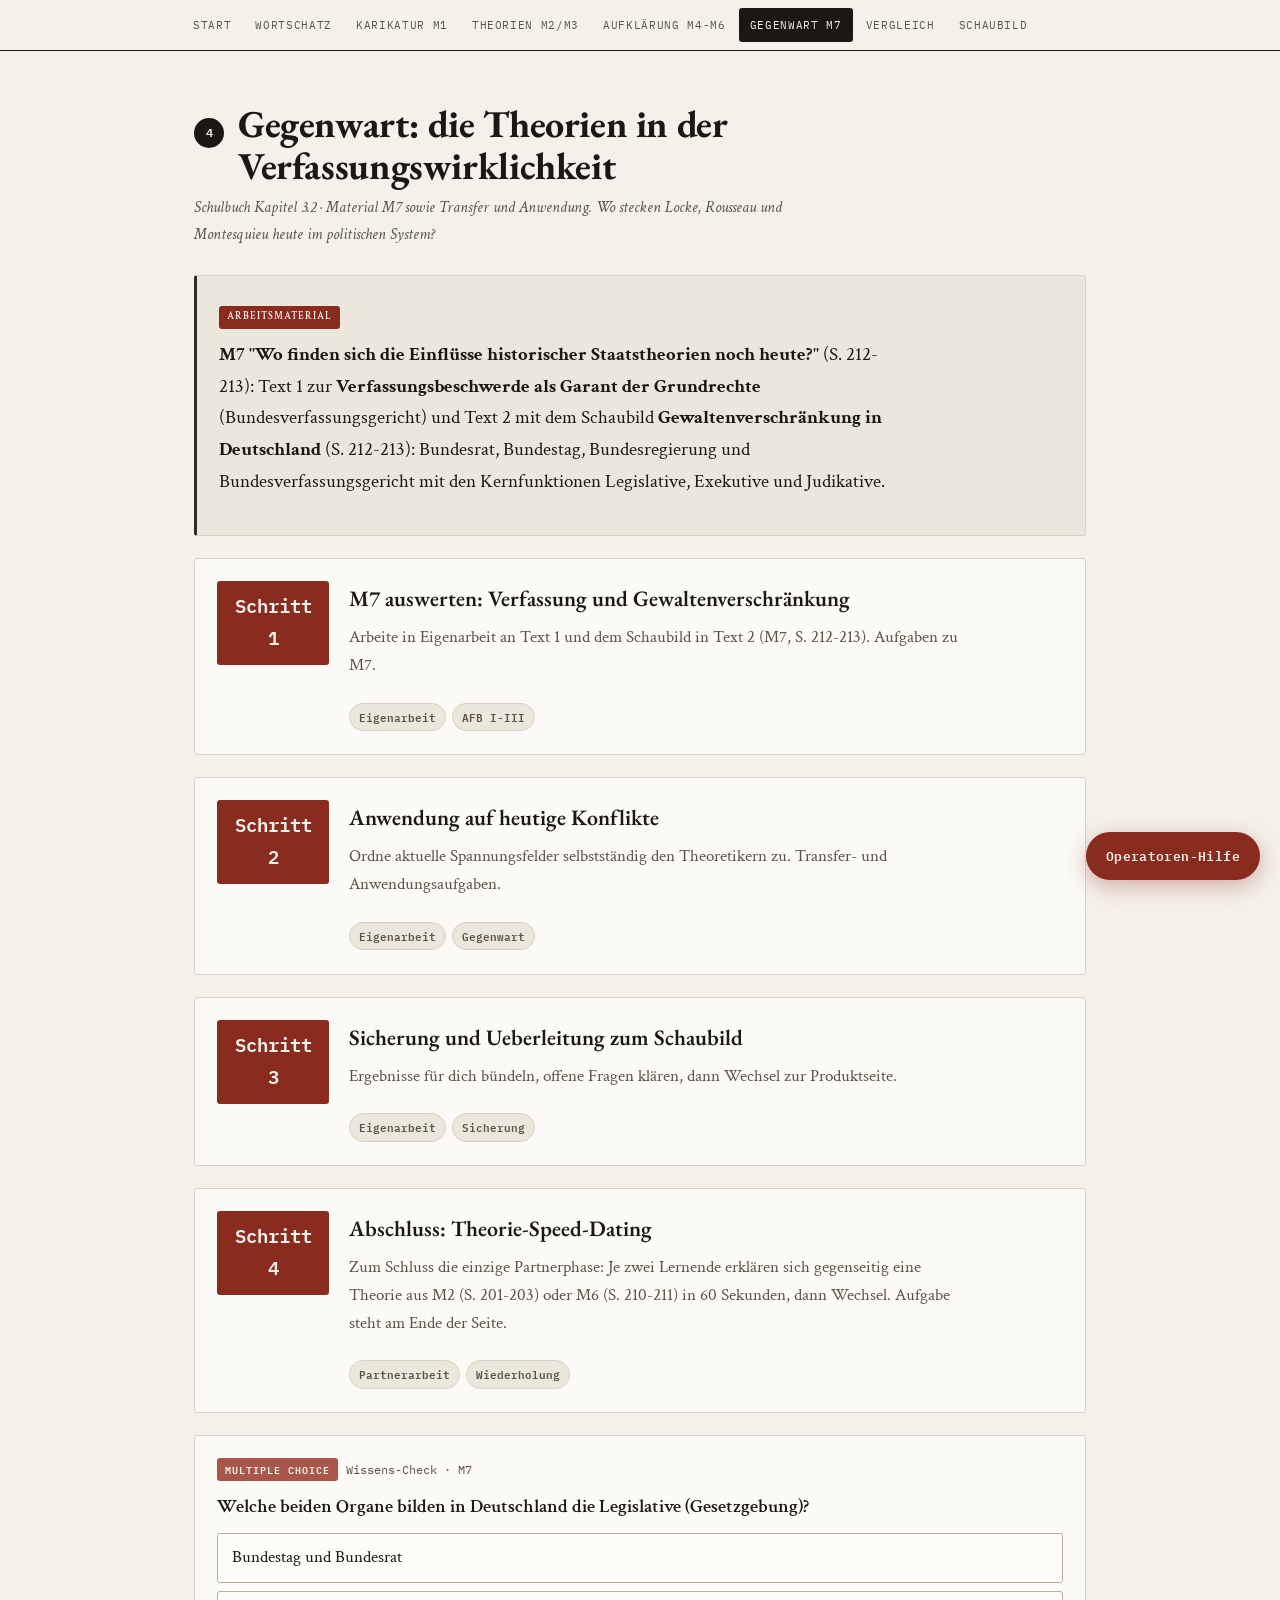
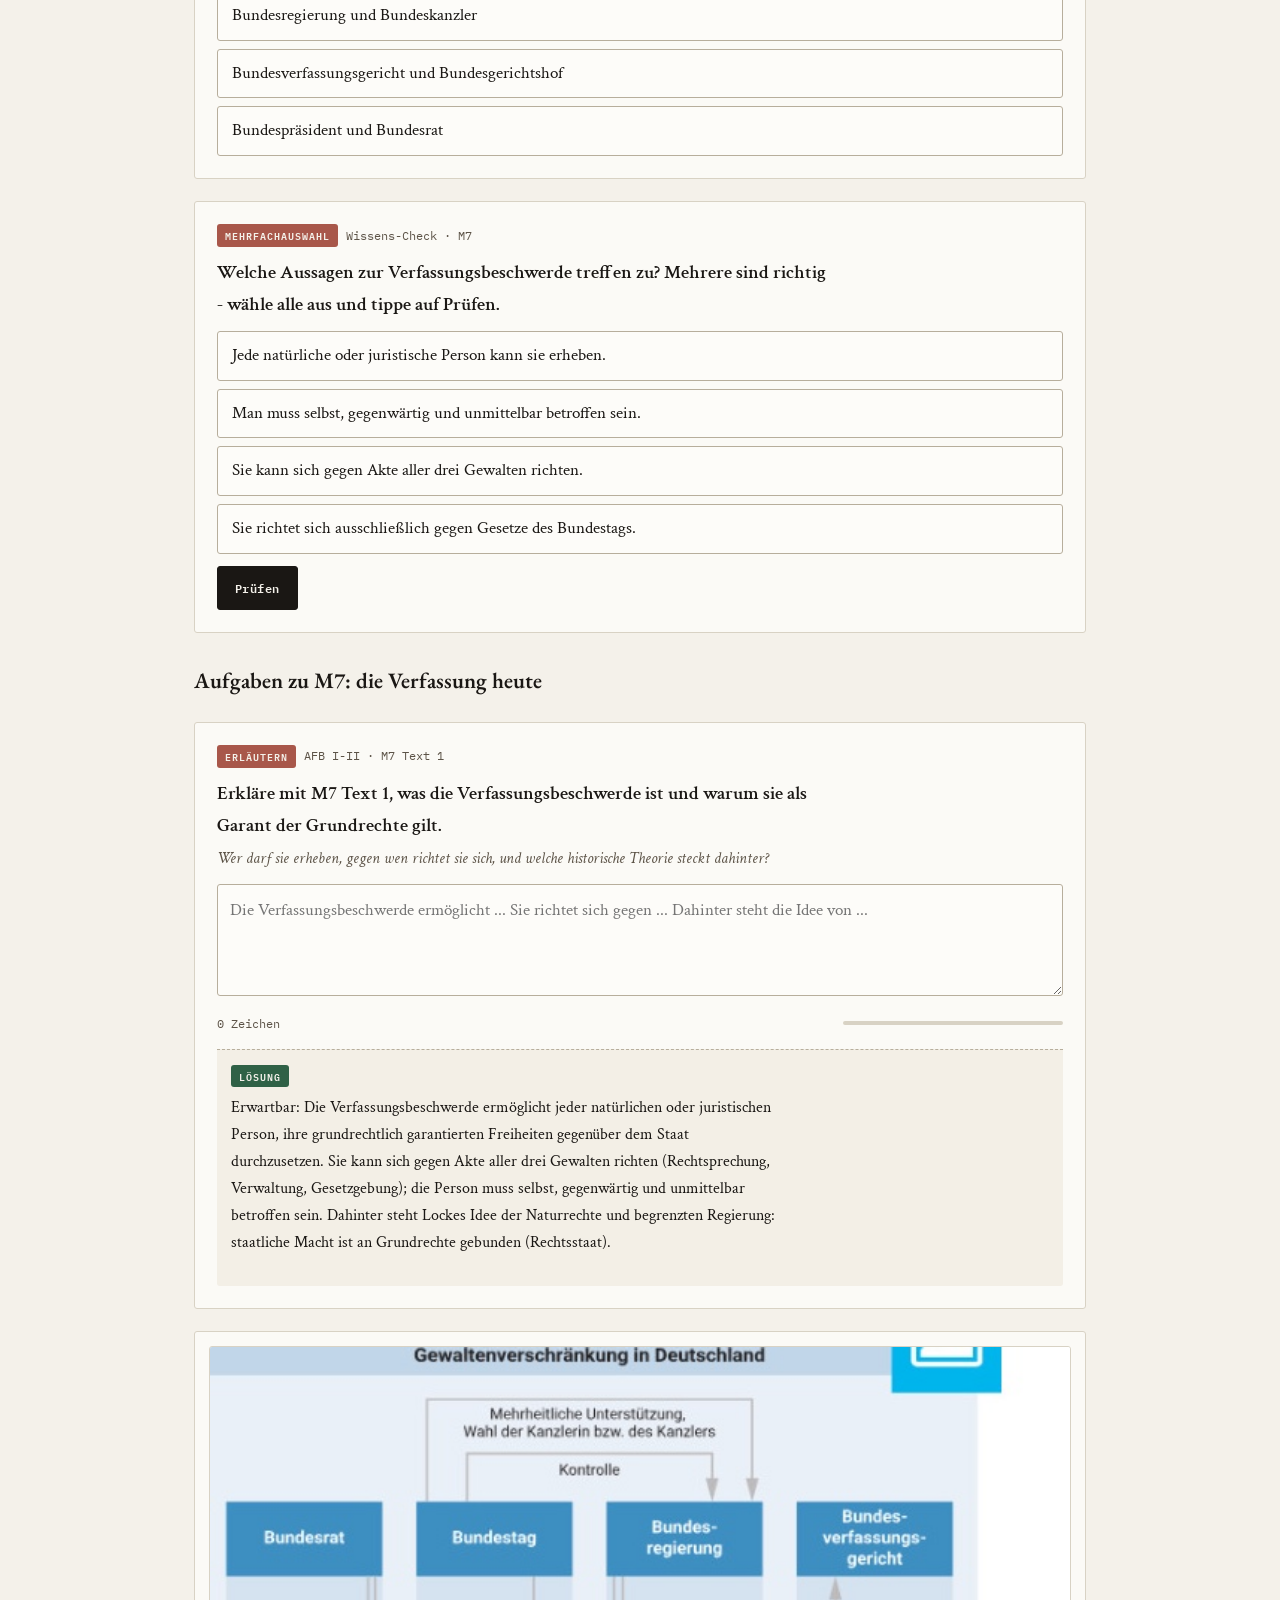
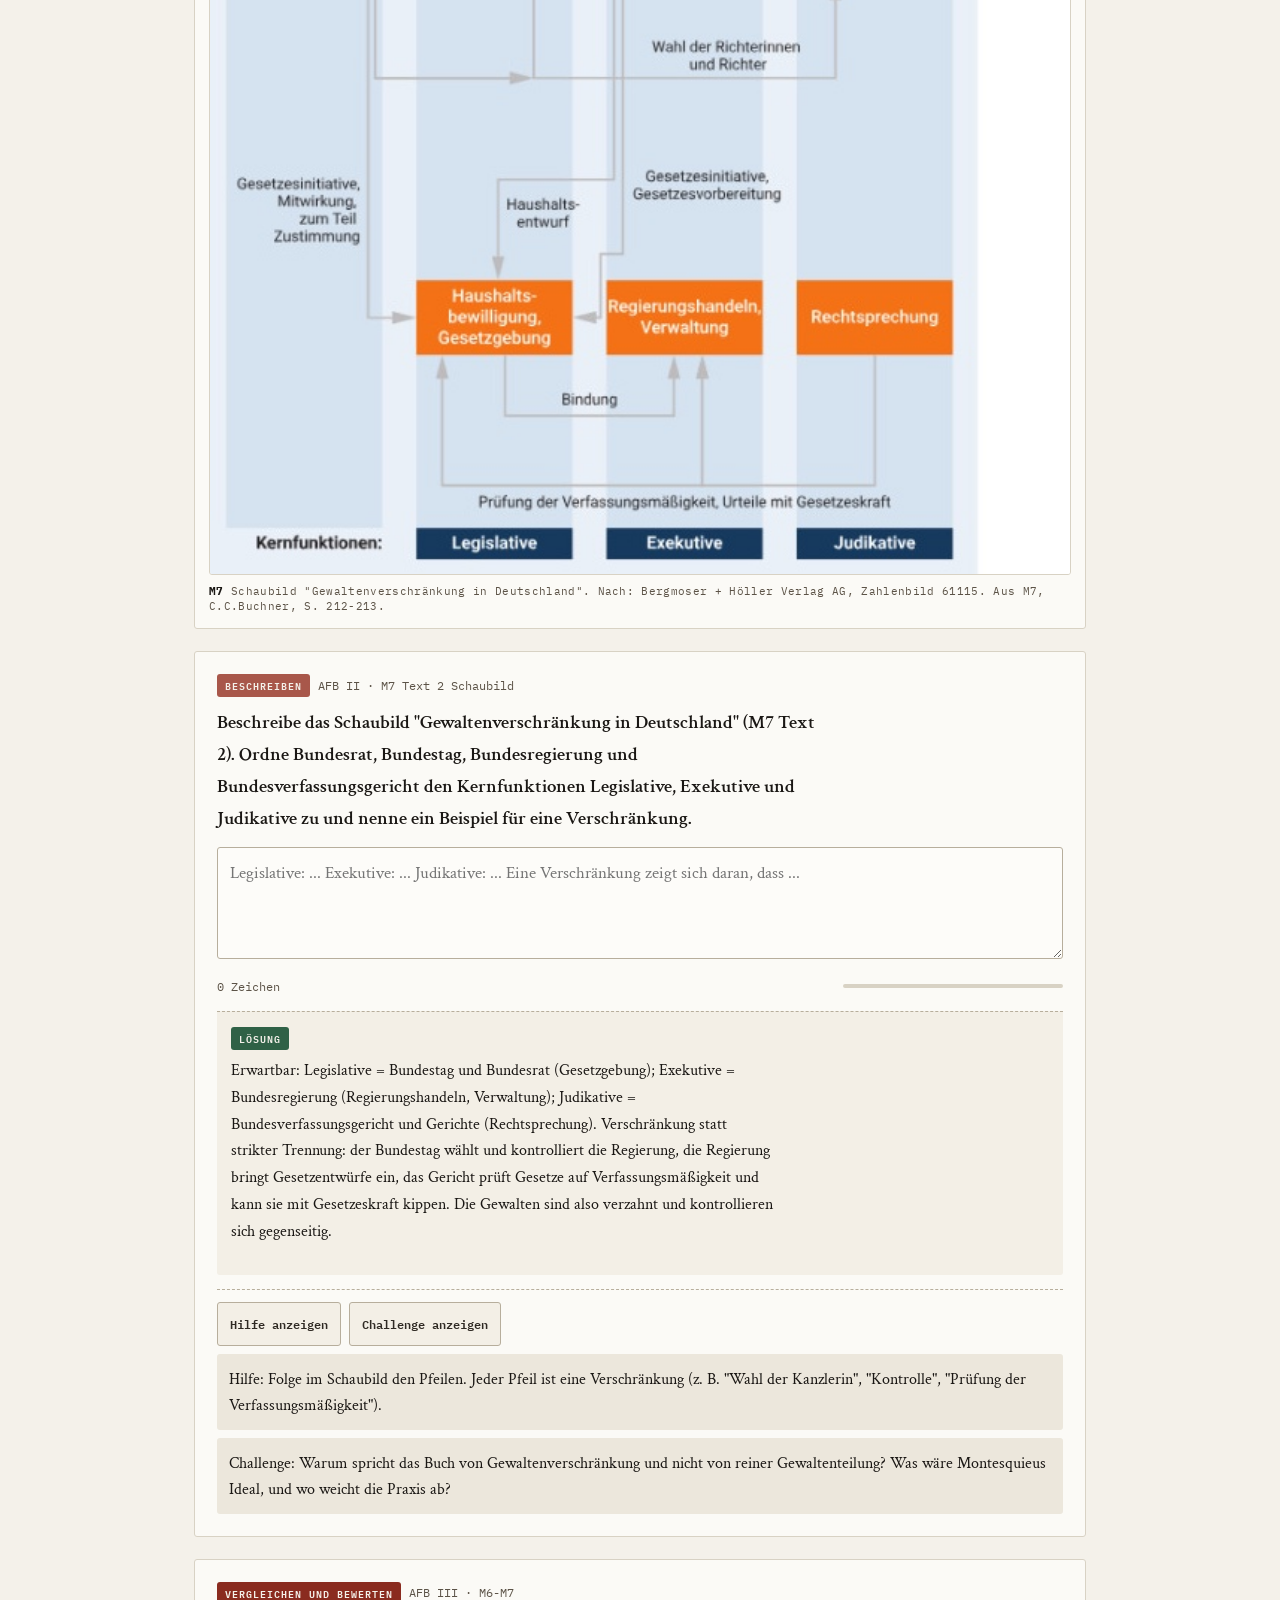
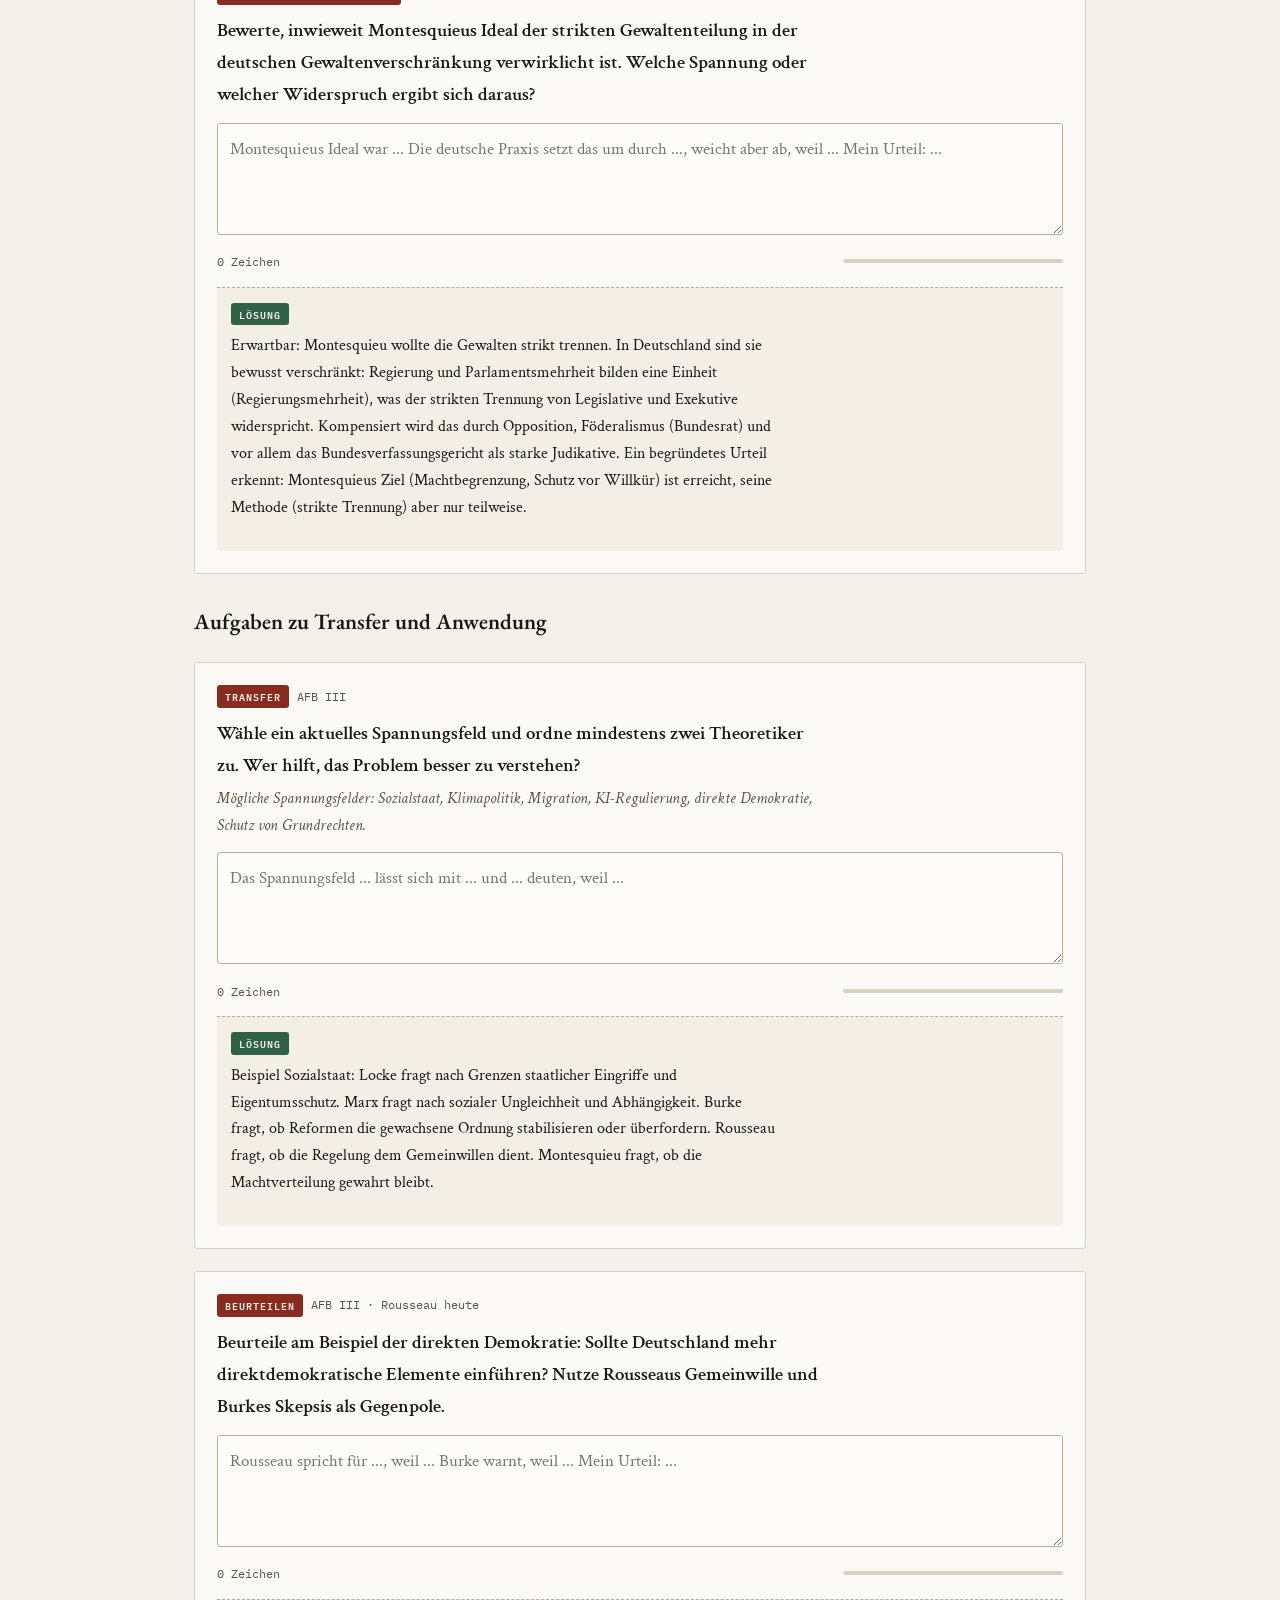
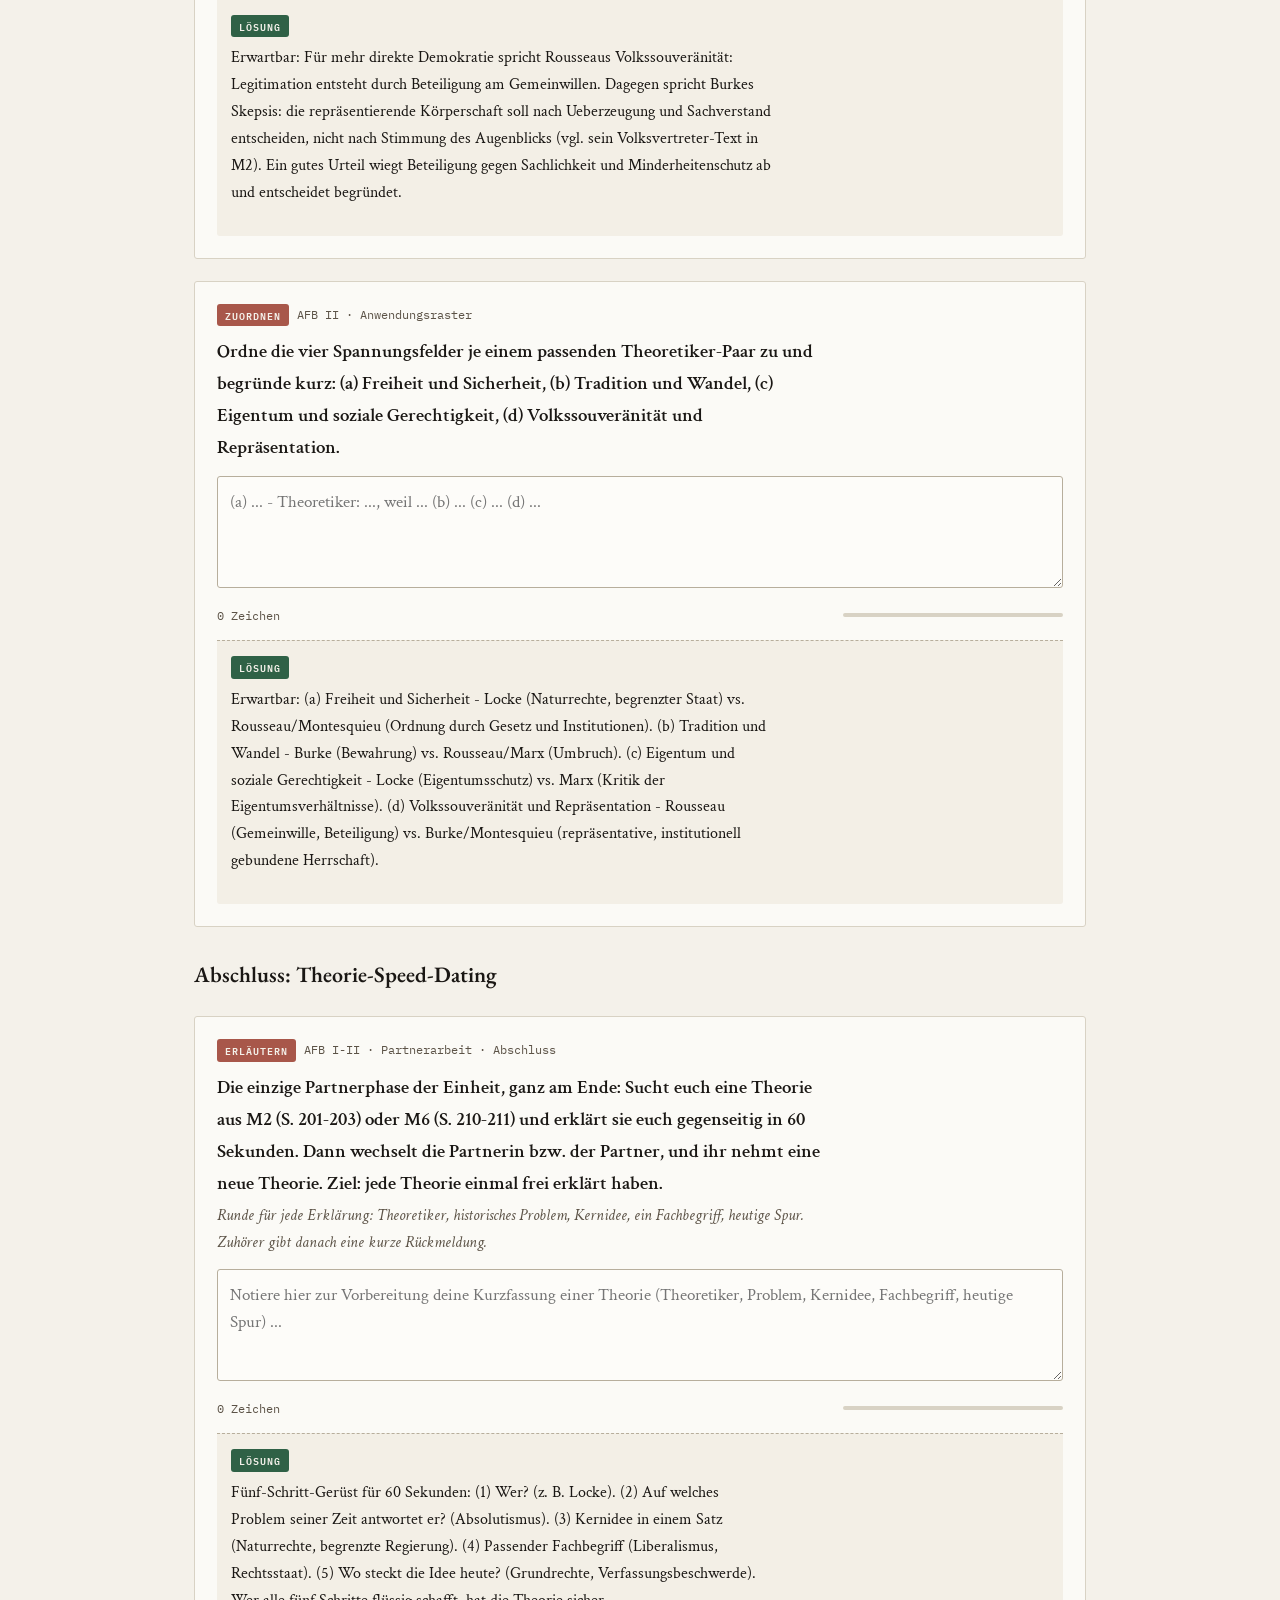
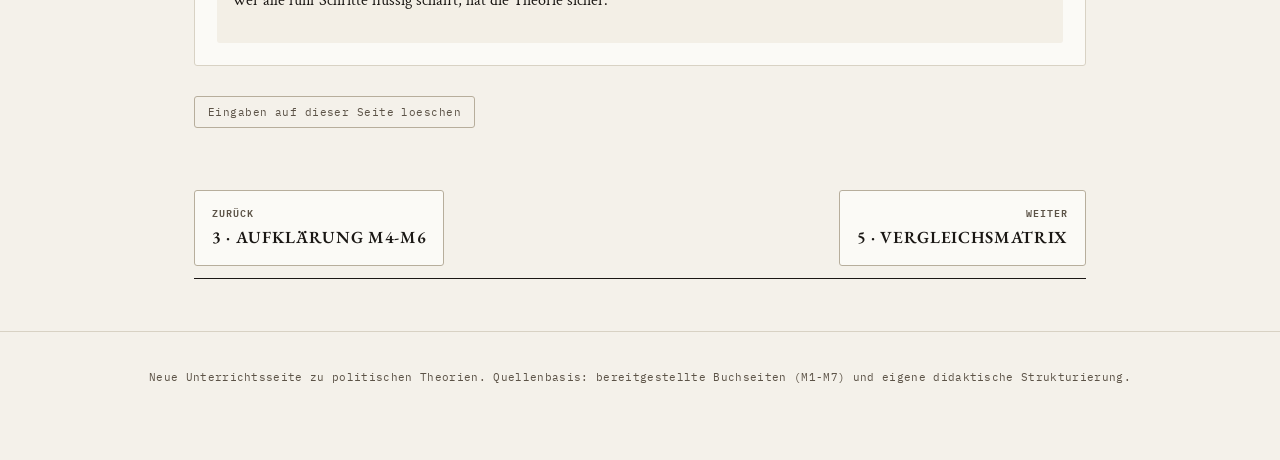
<file: block2.html>
<!DOCTYPE html>
<html lang="de">
<head>
<meta charset="UTF-8">
<meta name="viewport" content="width=device-width, initial-scale=1.0">
<link rel="preconnect" href="https://fonts.googleapis.com">
<link rel="preconnect" href="https://fonts.gstatic.com" crossorigin>
<link rel="stylesheet" href="https://fonts.googleapis.com/css2?family=Archivo:wght@500;600;700;800&family=Spectral:ital,wght@0,400;0,500;0,600;1,400&family=IBM+Plex+Mono:wght@400;500;600&display=swap">
<link rel="stylesheet" href="css/style.css?v=5">
<title>Gegenwart M7 - Verfassung und Anwendung - Politische Theorien</title>
</head>
<body>
<div id="progress"></div>

<button class="op-toggle" id="opToggle" aria-expanded="false" aria-controls="opPanel">Operatoren-Hilfe</button>
<div class="op-panel" id="opPanel" role="dialog" aria-label="Operatoren-Hilfe">
  <button class="op-close" id="opClose" aria-label="Operatoren-Hilfe schließen">x</button>
  <h4>Operatoren: Was soll ich tun?</h4>
  <p class="op-intro">AFB I fragt Wissen ab, AFB II verlangt Erklären und Anwenden, AFB III verlangt ein begründetes Urteil.</p>
  <div id="opList"></div>
</div>

<nav aria-label="Seitennavigation">
  <div class="nav-inner">
    <a href="index.html">Start</a>
    <a href="wortschatz.html">Wortschatz</a>
    <a href="aufhaenger.html">Karikatur M1</a>
    <a href="block1.html">Theorien M2/M3</a>
    <a href="aufklaerung.html">Aufklärung M4-M6</a>
    <a href="block2.html">Gegenwart M7</a>
    <a href="vergleich.html">Vergleich</a>
    <a href="produkt.html">Schaubild</a>
  </div>
</nav>

<section id="block2">
  <div class="wrap">
    <div class="sec-head"><span class="sec-num">4</span><h2>Gegenwart: die Theorien in der Verfassungswirklichkeit</h2></div>
    <p class="sec-sub">Schulbuch Kapitel 3.2 · Material M7 sowie Transfer und Anwendung. Wo stecken Locke, Rousseau und Montesquieu heute im politischen System?</p>

    <div class="source">
      <span class="source-tag accent">Arbeitsmaterial</span>
      <p><b>M7 "Wo finden sich die Einflüsse historischer Staatstheorien noch heute?"</b> (S. 212-213): Text 1 zur <b>Verfassungsbeschwerde als Garant der Grundrechte</b> (Bundesverfassungsgericht) und Text 2 mit dem Schaubild <b>Gewaltenverschränkung in Deutschland</b> (S. 212-213): Bundesrat, Bundestag, Bundesregierung und Bundesverfassungsgericht mit den Kernfunktionen Legislative, Exekutive und Judikative.</p>
    </div>

    <div class="phase">
      <div class="phase-time">Schritt 1</div>
      <div><h3>M7 auswerten: Verfassung und Gewaltenverschränkung</h3><p>Arbeite in Eigenarbeit an Text 1 und dem Schaubild in Text 2 (M7, S. 212-213). Aufgaben zu M7.</p><span class="phase-tag">Eigenarbeit</span><span class="phase-tag">AFB I-III</span></div>
    </div>
    <div class="phase">
      <div class="phase-time">Schritt 2</div>
      <div><h3>Anwendung auf heutige Konflikte</h3><p>Ordne aktuelle Spannungsfelder selbstständig den Theoretikern zu. Transfer- und Anwendungsaufgaben.</p><span class="phase-tag">Eigenarbeit</span><span class="phase-tag">Gegenwart</span></div>
    </div>
    <div class="phase">
      <div class="phase-time">Schritt 3</div>
      <div><h3>Sicherung und Ueberleitung zum Schaubild</h3><p>Ergebnisse für dich bündeln, offene Fragen klären, dann Wechsel zur Produktseite.</p><span class="phase-tag">Eigenarbeit</span><span class="phase-tag">Sicherung</span></div>
    </div>
    <div class="phase">
      <div class="phase-time">Schritt 4</div>
      <div><h3>Abschluss: Theorie-Speed-Dating</h3><p>Zum Schluss die einzige Partnerphase: Je zwei Lernende erklären sich gegenseitig eine Theorie aus M2 (S. 201-203) oder M6 (S. 210-211) in 60 Sekunden, dann Wechsel. Aufgabe steht am Ende der Seite.</p><span class="phase-tag">Partnerarbeit</span><span class="phase-tag">Wiederholung</span></div>
    </div>

    <div class="task quiz" data-quiz="mc" data-explain="Legislative = Bundestag und Bundesrat. Die Regierung ist Exekutive, die Gerichte sind Judikative.">
      <div class="q-meta"><span class="q-type">Multiple Choice</span><span class="q-pts">Wissens-Check · M7</span></div>
      <p class="qtext">Welche beiden Organe bilden in Deutschland die Legislative (Gesetzgebung)?</p>
      <ul class="choices">
        <li><button type="button" class="choice" data-correct>Bundestag und Bundesrat</button></li>
        <li><button type="button" class="choice">Bundesregierung und Bundeskanzler</button></li>
        <li><button type="button" class="choice">Bundesverfassungsgericht und Bundesgerichtshof</button></li>
        <li><button type="button" class="choice">Bundespräsident und Bundesrat</button></li>
      </ul>
      <div class="quiz-fb"></div>
    </div>

    <div class="task quiz" data-quiz="multi" data-explain="Die Verfassungsbeschwerde schützt Grundrechte gegenüber allen drei Gewalten - Lockes Idee der an Recht gebundenen Staatsmacht.">
      <div class="q-meta"><span class="q-type">Mehrfachauswahl</span><span class="q-pts">Wissens-Check · M7</span></div>
      <p class="qtext">Welche Aussagen zur Verfassungsbeschwerde treffen zu? Mehrere sind richtig - wähle alle aus und tippe auf Prüfen.</p>
      <ul class="choices">
        <li><button type="button" class="choice" data-correct>Jede natürliche oder juristische Person kann sie erheben.</button></li>
        <li><button type="button" class="choice" data-correct>Man muss selbst, gegenwärtig und unmittelbar betroffen sein.</button></li>
        <li><button type="button" class="choice" data-correct>Sie kann sich gegen Akte aller drei Gewalten richten.</button></li>
        <li><button type="button" class="choice">Sie richtet sich ausschließlich gegen Gesetze des Bundestags.</button></li>
      </ul>
      <button type="button" class="btn quiz-check">Prüfen</button>
      <div class="quiz-fb"></div>
    </div>

    <h3>Aufgaben zu M7: die Verfassung heute</h3>

    <div class="task">
      <div class="q-meta"><span class="q-type">erläutern</span><span class="q-pts">AFB I-II · M7 Text 1</span></div>
      <p class="qtext">Erkläre mit M7 Text 1, was die Verfassungsbeschwerde ist und warum sie als Garant der Grundrechte gilt.
        <span class="sub">Wer darf sie erheben, gegen wen richtet sie sich, und welche historische Theorie steckt dahinter?</span></p>
      <textarea data-min="240" placeholder="Die Verfassungsbeschwerde ermöglicht ... Sie richtet sich gegen ... Dahinter steht die Idee von ..."></textarea>
      <div class="ta-meter"><span class="cnt">0 Zeichen</span><span class="ta-bar"><i></i></span></div>
      <button class="btn" disabled>Musterlösung anzeigen</button>
      <div class="reveal"><p>Erwartbar: Die Verfassungsbeschwerde ermöglicht jeder natürlichen oder juristischen Person, ihre grundrechtlich garantierten Freiheiten gegenüber dem Staat durchzusetzen. Sie kann sich gegen Akte aller drei Gewalten richten (Rechtsprechung, Verwaltung, Gesetzgebung); die Person muss selbst, gegenwärtig und unmittelbar betroffen sein. Dahinter steht Lockes Idee der Naturrechte und begrenzten Regierung: staatliche Macht ist an Grundrechte gebunden (Rechtsstaat).</p></div>
    </div>

    <figure class="q-fig">
      <img src="img/quellen/gewaltenverschraenkung.jpg" alt="Schaubild Gewaltenverschränkung in Deutschland: Bundesrat, Bundestag, Bundesregierung und Bundesverfassungsgericht mit den Kernfunktionen Legislative, Exekutive und Judikative.">
      <figcaption><b>M7</b> Schaubild "Gewaltenverschränkung in Deutschland". Nach: Bergmoser + Höller Verlag AG, Zahlenbild 61115. Aus M7, C.C.Buchner, S. 212-213.</figcaption>
    </figure>

    <div class="task">
      <div class="q-meta"><span class="q-type">beschreiben</span><span class="q-pts">AFB II · M7 Text 2 Schaubild</span></div>
      <p class="qtext">Beschreibe das Schaubild "Gewaltenverschränkung in Deutschland" (M7 Text 2). Ordne Bundesrat, Bundestag, Bundesregierung und Bundesverfassungsgericht den Kernfunktionen Legislative, Exekutive und Judikative zu und nenne ein Beispiel für eine Verschränkung.</p>
      <textarea data-min="260" placeholder="Legislative: ... Exekutive: ... Judikative: ... Eine Verschränkung zeigt sich daran, dass ..."></textarea>
      <div class="ta-meter"><span class="cnt">0 Zeichen</span><span class="ta-bar"><i></i></span></div>
      <button class="btn" disabled>Musterlösung anzeigen</button>
      <div class="reveal"><p>Erwartbar: Legislative = Bundestag und Bundesrat (Gesetzgebung); Exekutive = Bundesregierung (Regierungshandeln, Verwaltung); Judikative = Bundesverfassungsgericht und Gerichte (Rechtsprechung). Verschränkung statt strikter Trennung: der Bundestag wählt und kontrolliert die Regierung, die Regierung bringt Gesetzentwürfe ein, das Gericht prüft Gesetze auf Verfassungsmäßigkeit und kann sie mit Gesetzeskraft kippen. Die Gewalten sind also verzahnt und kontrollieren sich gegenseitig.</p></div>
      <div class="diff">
        <div class="diff-row"><button class="diff-btn">Hilfe anzeigen</button><button class="diff-btn">Challenge anzeigen</button></div>
        <div class="diff-body">Hilfe: Folge im Schaubild den Pfeilen. Jeder Pfeil ist eine Verschränkung (z. B. "Wahl der Kanzlerin", "Kontrolle", "Prüfung der Verfassungsmäßigkeit").</div>
        <div class="diff-body">Challenge: Warum spricht das Buch von Gewaltenverschränkung und nicht von reiner Gewaltenteilung? Was wäre Montesquieus Ideal, und wo weicht die Praxis ab?</div>
      </div>
    </div>

    <div class="task">
      <div class="q-meta"><span class="q-type afb3">vergleichen und bewerten</span><span class="q-pts">AFB III · M6-M7</span></div>
      <p class="qtext">Bewerte, inwieweit Montesquieus Ideal der strikten Gewaltenteilung in der deutschen Gewaltenverschränkung verwirklicht ist. Welche Spannung oder welcher Widerspruch ergibt sich daraus?</p>
      <textarea data-min="320" placeholder="Montesquieus Ideal war ... Die deutsche Praxis setzt das um durch ..., weicht aber ab, weil ... Mein Urteil: ..."></textarea>
      <div class="ta-meter"><span class="cnt">0 Zeichen</span><span class="ta-bar"><i></i></span></div>
      <button class="btn" disabled>Bewertungshilfe anzeigen</button>
      <div class="reveal"><p>Erwartbar: Montesquieu wollte die Gewalten strikt trennen. In Deutschland sind sie bewusst verschränkt: Regierung und Parlamentsmehrheit bilden eine Einheit (Regierungsmehrheit), was der strikten Trennung von Legislative und Exekutive widerspricht. Kompensiert wird das durch Opposition, Föderalismus (Bundesrat) und vor allem das Bundesverfassungsgericht als starke Judikative. Ein begründetes Urteil erkennt: Montesquieus Ziel (Machtbegrenzung, Schutz vor Willkür) ist erreicht, seine Methode (strikte Trennung) aber nur teilweise.</p></div>
    </div>

    <h3>Aufgaben zu Transfer und Anwendung</h3>

    <div class="task">
      <div class="q-meta"><span class="q-type afb3">Transfer</span><span class="q-pts">AFB III</span></div>
      <p class="qtext">Wähle ein aktuelles Spannungsfeld und ordne mindestens zwei Theoretiker zu. Wer hilft, das Problem besser zu verstehen?
        <span class="sub">Mögliche Spannungsfelder: Sozialstaat, Klimapolitik, Migration, KI-Regulierung, direkte Demokratie, Schutz von Grundrechten.</span></p>
      <textarea data-min="300" placeholder="Das Spannungsfeld ... lässt sich mit ... und ... deuten, weil ..."></textarea>
      <div class="ta-meter"><span class="cnt">0 Zeichen</span><span class="ta-bar"><i></i></span></div>
      <button class="btn" disabled>Denkanstoss anzeigen</button>
      <div class="reveal"><p>Beispiel Sozialstaat: Locke fragt nach Grenzen staatlicher Eingriffe und Eigentumsschutz. Marx fragt nach sozialer Ungleichheit und Abhängigkeit. Burke fragt, ob Reformen die gewachsene Ordnung stabilisieren oder überfordern. Rousseau fragt, ob die Regelung dem Gemeinwillen dient. Montesquieu fragt, ob die Machtverteilung gewahrt bleibt.</p></div>
    </div>

    <div class="task">
      <div class="q-meta"><span class="q-type afb3">beurteilen</span><span class="q-pts">AFB III · Rousseau heute</span></div>
      <p class="qtext">Beurteile am Beispiel der direkten Demokratie: Sollte Deutschland mehr direktdemokratische Elemente einführen? Nutze Rousseaus Gemeinwille und Burkes Skepsis als Gegenpole.</p>
      <textarea data-min="300" placeholder="Rousseau spricht für ..., weil ... Burke warnt, weil ... Mein Urteil: ..."></textarea>
      <div class="ta-meter"><span class="cnt">0 Zeichen</span><span class="ta-bar"><i></i></span></div>
      <button class="btn" disabled>Bewertungshilfe anzeigen</button>
      <div class="reveal"><p>Erwartbar: Für mehr direkte Demokratie spricht Rousseaus Volkssouveränität: Legitimation entsteht durch Beteiligung am Gemeinwillen. Dagegen spricht Burkes Skepsis: die repräsentierende Körperschaft soll nach Ueberzeugung und Sachverstand entscheiden, nicht nach Stimmung des Augenblicks (vgl. sein Volksvertreter-Text in M2). Ein gutes Urteil wiegt Beteiligung gegen Sachlichkeit und Minderheitenschutz ab und entscheidet begründet.</p></div>
    </div>

    <div class="task">
      <div class="q-meta"><span class="q-type">zuordnen</span><span class="q-pts">AFB II · Anwendungsraster</span></div>
      <p class="qtext">Ordne die vier Spannungsfelder je einem passenden Theoretiker-Paar zu und begründe kurz: (a) Freiheit und Sicherheit, (b) Tradition und Wandel, (c) Eigentum und soziale Gerechtigkeit, (d) Volkssouveränität und Repräsentation.</p>
      <textarea data-min="260" placeholder="(a) ... - Theoretiker: ..., weil ... (b) ... (c) ... (d) ..."></textarea>
      <div class="ta-meter"><span class="cnt">0 Zeichen</span><span class="ta-bar"><i></i></span></div>
      <button class="btn" disabled>Musterlösung anzeigen</button>
      <div class="reveal"><p>Erwartbar: (a) Freiheit und Sicherheit - Locke (Naturrechte, begrenzter Staat) vs. Rousseau/Montesquieu (Ordnung durch Gesetz und Institutionen). (b) Tradition und Wandel - Burke (Bewahrung) vs. Rousseau/Marx (Umbruch). (c) Eigentum und soziale Gerechtigkeit - Locke (Eigentumsschutz) vs. Marx (Kritik der Eigentumsverhältnisse). (d) Volkssouveränität und Repräsentation - Rousseau (Gemeinwille, Beteiligung) vs. Burke/Montesquieu (repräsentative, institutionell gebundene Herrschaft).</p></div>
    </div>

    <h3>Abschluss: Theorie-Speed-Dating</h3>

    <div class="task">
      <div class="q-meta"><span class="q-type">erläutern</span><span class="q-pts">AFB I-II · Partnerarbeit · Abschluss</span></div>
      <p class="qtext">Die einzige Partnerphase der Einheit, ganz am Ende: Sucht euch eine Theorie aus M2 (S. 201-203) oder M6 (S. 210-211) und erklärt sie euch gegenseitig in 60 Sekunden. Dann wechselt die Partnerin bzw. der Partner, und ihr nehmt eine neue Theorie. Ziel: jede Theorie einmal frei erklärt haben.
        <span class="sub">Runde für jede Erklärung: Theoretiker, historisches Problem, Kernidee, ein Fachbegriff, heutige Spur. Zuhörer gibt danach eine kurze Rückmeldung.</span></p>
      <textarea data-min="180" placeholder="Notiere hier zur Vorbereitung deine Kurzfassung einer Theorie (Theoretiker, Problem, Kernidee, Fachbegriff, heutige Spur) ..."></textarea>
      <div class="ta-meter"><span class="cnt">0 Zeichen</span><span class="ta-bar"><i></i></span></div>
      <button class="btn" disabled>Erklär-Gerüst anzeigen</button>
      <div class="reveal"><p>Fünf-Schritt-Gerüst für 60 Sekunden: (1) Wer? (z. B. Locke). (2) Auf welches Problem seiner Zeit antwortet er? (Absolutismus). (3) Kernidee in einem Satz (Naturrechte, begrenzte Regierung). (4) Passender Fachbegriff (Liberalismus, Rechtsstaat). (5) Wo steckt die Idee heute? (Grundrechte, Verfassungsbeschwerde). Wer alle fünf Schritte flüssig schafft, hat die Theorie sicher.</p></div>
    </div>

    <nav class="page-nav" aria-label="Seitenwechsel">
      <a class="prev" href="aufklaerung.html"><span class="pn-dir">Zurück</span><span class="pn-title">3 · Aufklärung M4-M6</span></a>
      <a class="next" href="vergleich.html"><span class="pn-dir">Weiter</span><span class="pn-title">5 · Vergleichsmatrix</span></a>
    </nav>
  </div>
</section>

<footer>
  Neue Unterrichtsseite zu politischen Theorien. Quellenbasis: bereitgestellte Buchseiten (M1-M7) und eigene didaktische Strukturierung.
</footer>

<script src="js/main.js?v=5"></script>
</body>
</html>
</file>
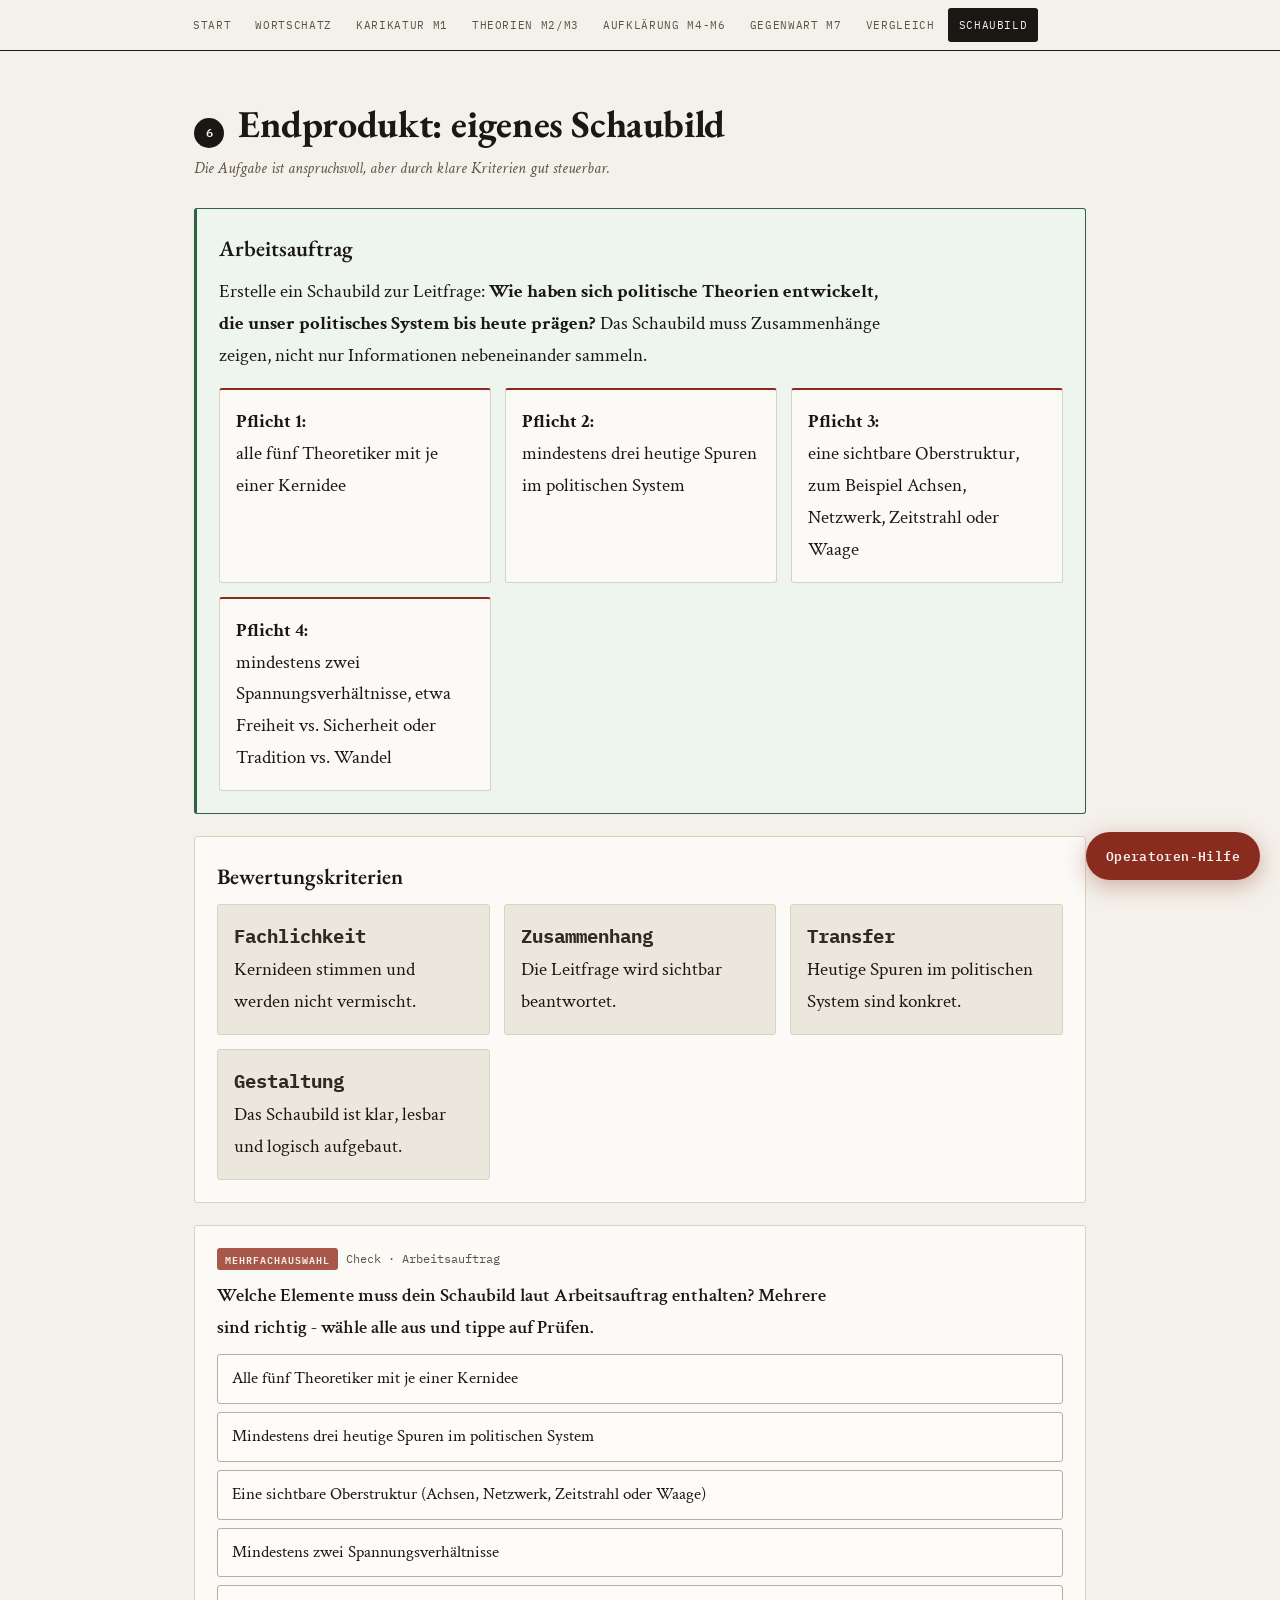
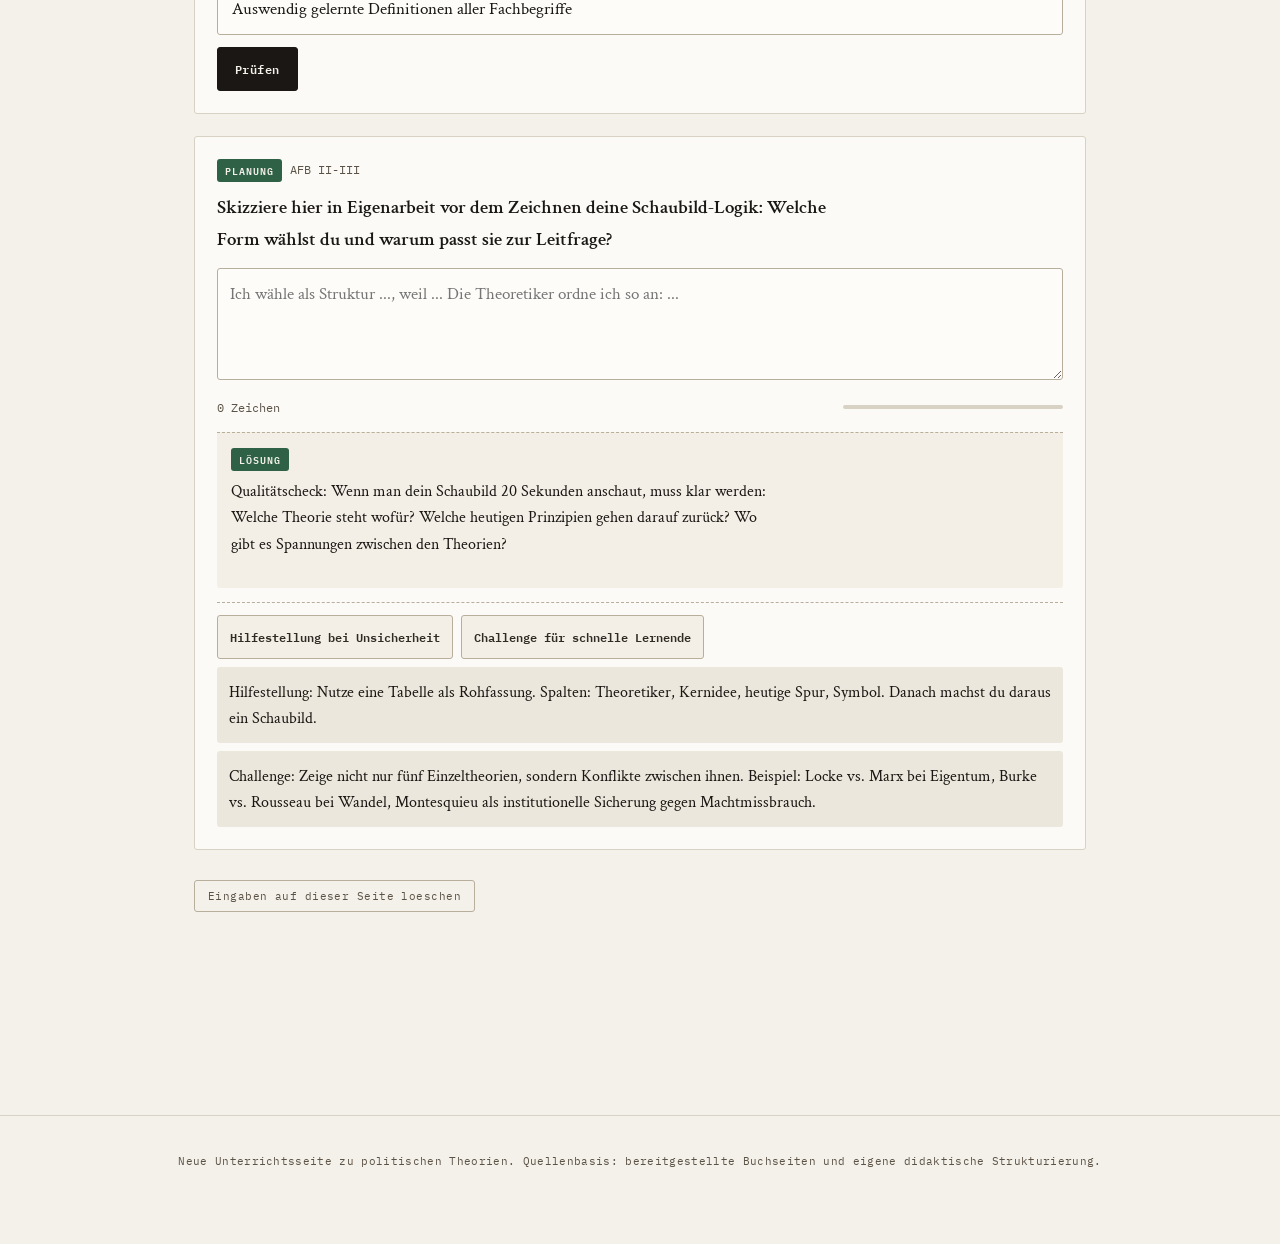
<file: produkt.html>
<!DOCTYPE html>
<html lang="de">
<head>
<meta charset="UTF-8">
<meta name="viewport" content="width=device-width, initial-scale=1.0">
<link rel="preconnect" href="https://fonts.googleapis.com">
<link rel="preconnect" href="https://fonts.gstatic.com" crossorigin>
<link rel="stylesheet" href="https://fonts.googleapis.com/css2?family=Archivo:wght@500;600;700;800&family=Spectral:ital,wght@0,400;0,500;0,600;1,400&family=IBM+Plex+Mono:wght@400;500;600&display=swap">
<link rel="stylesheet" href="css/style.css?v=5">
<title>Endprodukt Schaubild - Politische Theorien</title>
</head>
<body>
<div id="progress"></div>

<button class="op-toggle" id="opToggle" aria-expanded="false" aria-controls="opPanel">Operatoren-Hilfe</button>
<div class="op-panel" id="opPanel" role="dialog" aria-label="Operatoren-Hilfe">
  <button class="op-close" id="opClose" aria-label="Operatoren-Hilfe schließen">x</button>
  <h4>Operatoren: Was soll ich tun?</h4>
  <p class="op-intro">AFB I fragt Wissen ab, AFB II verlangt Erklären und Anwenden, AFB III verlangt ein begründetes Urteil.</p>
  <div id="opList"></div>
</div>

<nav aria-label="Seitennavigation">
  <div class="nav-inner">
    <a href="index.html">Start</a>
    <a href="wortschatz.html">Wortschatz</a>
    <a href="aufhaenger.html">Karikatur M1</a>
    <a href="block1.html">Theorien M2/M3</a>
    <a href="aufklaerung.html">Aufklärung M4-M6</a>
    <a href="block2.html">Gegenwart M7</a>
    <a href="vergleich.html">Vergleich</a>
    <a href="produkt.html">Schaubild</a>
  </div>
</nav>

<section id="produkt">
  <div class="wrap">
    <div class="sec-head"><span class="sec-num">6</span><h2>Endprodukt: eigenes Schaubild</h2></div>
    <p class="sec-sub">Die Aufgabe ist anspruchsvoll, aber durch klare Kriterien gut steuerbar.</p>
    <div class="product-box">
      <h3>Arbeitsauftrag</h3>
      <p>Erstelle ein Schaubild zur Leitfrage: <b>Wie haben sich politische Theorien entwickelt, die unser politisches System bis heute prägen?</b> Das Schaubild muss Zusammenhänge zeigen, nicht nur Informationen nebeneinander sammeln.</p>
      <div class="product-list">
        <div><b>Pflicht 1:</b><br>alle fünf Theoretiker mit je einer Kernidee</div>
        <div><b>Pflicht 2:</b><br>mindestens drei heutige Spuren im politischen System</div>
        <div><b>Pflicht 3:</b><br>eine sichtbare Oberstruktur, zum Beispiel Achsen, Netzwerk, Zeitstrahl oder Waage</div>
        <div><b>Pflicht 4:</b><br>mindestens zwei Spannungsverhältnisse, etwa Freiheit vs. Sicherheit oder Tradition vs. Wandel</div>
      </div>
    </div>
    <div class="rubric">
      <h3>Bewertungskriterien</h3>
      <div class="rubric-grid">
        <div class="rubric-card"><b>Fachlichkeit</b><br>Kernideen stimmen und werden nicht vermischt.</div>
        <div class="rubric-card"><b>Zusammenhang</b><br>Die Leitfrage wird sichtbar beantwortet.</div>
        <div class="rubric-card"><b>Transfer</b><br>Heutige Spuren im politischen System sind konkret.</div>
        <div class="rubric-card"><b>Gestaltung</b><br>Das Schaubild ist klar, lesbar und logisch aufgebaut.</div>
      </div>
    </div>
    <div class="task quiz" data-quiz="multi" data-explain="Pflicht 1-4: alle fünf Theoretiker, mindestens drei heutige Spuren, eine Oberstruktur und mindestens zwei Spannungsverhältnisse. Definitionen auswendig lernen ist nicht gefordert.">
      <div class="q-meta"><span class="q-type">Mehrfachauswahl</span><span class="q-pts">Check · Arbeitsauftrag</span></div>
      <p class="qtext">Welche Elemente muss dein Schaubild laut Arbeitsauftrag enthalten? Mehrere sind richtig - wähle alle aus und tippe auf Prüfen.</p>
      <ul class="choices">
        <li><button type="button" class="choice" data-correct>Alle fünf Theoretiker mit je einer Kernidee</button></li>
        <li><button type="button" class="choice" data-correct>Mindestens drei heutige Spuren im politischen System</button></li>
        <li><button type="button" class="choice" data-correct>Eine sichtbare Oberstruktur (Achsen, Netzwerk, Zeitstrahl oder Waage)</button></li>
        <li><button type="button" class="choice" data-correct>Mindestens zwei Spannungsverhältnisse</button></li>
        <li><button type="button" class="choice">Auswendig gelernte Definitionen aller Fachbegriffe</button></li>
      </ul>
      <button type="button" class="btn quiz-check">Prüfen</button>
      <div class="quiz-fb"></div>
    </div>
    <div class="task">
      <div class="q-meta"><span class="q-type schaubild">Planung</span><span class="q-pts">AFB II-III</span></div>
      <p class="qtext">Skizziere hier in Eigenarbeit vor dem Zeichnen deine Schaubild-Logik: Welche Form wählst du und warum passt sie zur Leitfrage?</p>
      <textarea data-min="220" placeholder="Ich wähle als Struktur ..., weil ... Die Theoretiker ordne ich so an: ..."></textarea>
      <div class="ta-meter"><span class="cnt">0 Zeichen</span><span class="ta-bar"><i></i></span></div>
      <button class="btn" disabled>Qualitätscheck anzeigen</button>
      <div class="reveal"><p>Qualitätscheck: Wenn man dein Schaubild 20 Sekunden anschaut, muss klar werden: Welche Theorie steht wofür? Welche heutigen Prinzipien gehen darauf zurück? Wo gibt es Spannungen zwischen den Theorien?</p></div>
      <div class="diff">
        <div class="diff-row"><button class="diff-btn">Hilfestellung bei Unsicherheit</button><button class="diff-btn">Challenge für schnelle Lernende</button></div>
        <div class="diff-body">Hilfestellung: Nutze eine Tabelle als Rohfassung. Spalten: Theoretiker, Kernidee, heutige Spur, Symbol. Danach machst du daraus ein Schaubild.</div>
        <div class="diff-body">Challenge: Zeige nicht nur fünf Einzeltheorien, sondern Konflikte zwischen ihnen. Beispiel: Locke vs. Marx bei Eigentum, Burke vs. Rousseau bei Wandel, Montesquieu als institutionelle Sicherung gegen Machtmissbrauch.</div>
      </div>
    </div>

    <nav class="page-nav" aria-label="Seitenwechsel">
      <a class="prev" href="vergleich.html"><span class="pn-dir">Zurück</span><span class="pn-title">5 · Vergleichsmatrix</span></a>
      <a class="next" href="index.html"><span class="pn-dir">Weiter</span><span class="pn-title">Zurück zum Start</span></a>
    </nav>
  </div>
</section>

<footer>
  Neue Unterrichtsseite zu politischen Theorien. Quellenbasis: bereitgestellte Buchseiten und eigene didaktische Strukturierung.
</footer>

<script src="js/main.js?v=5"></script>
</body>
</html>
</file>
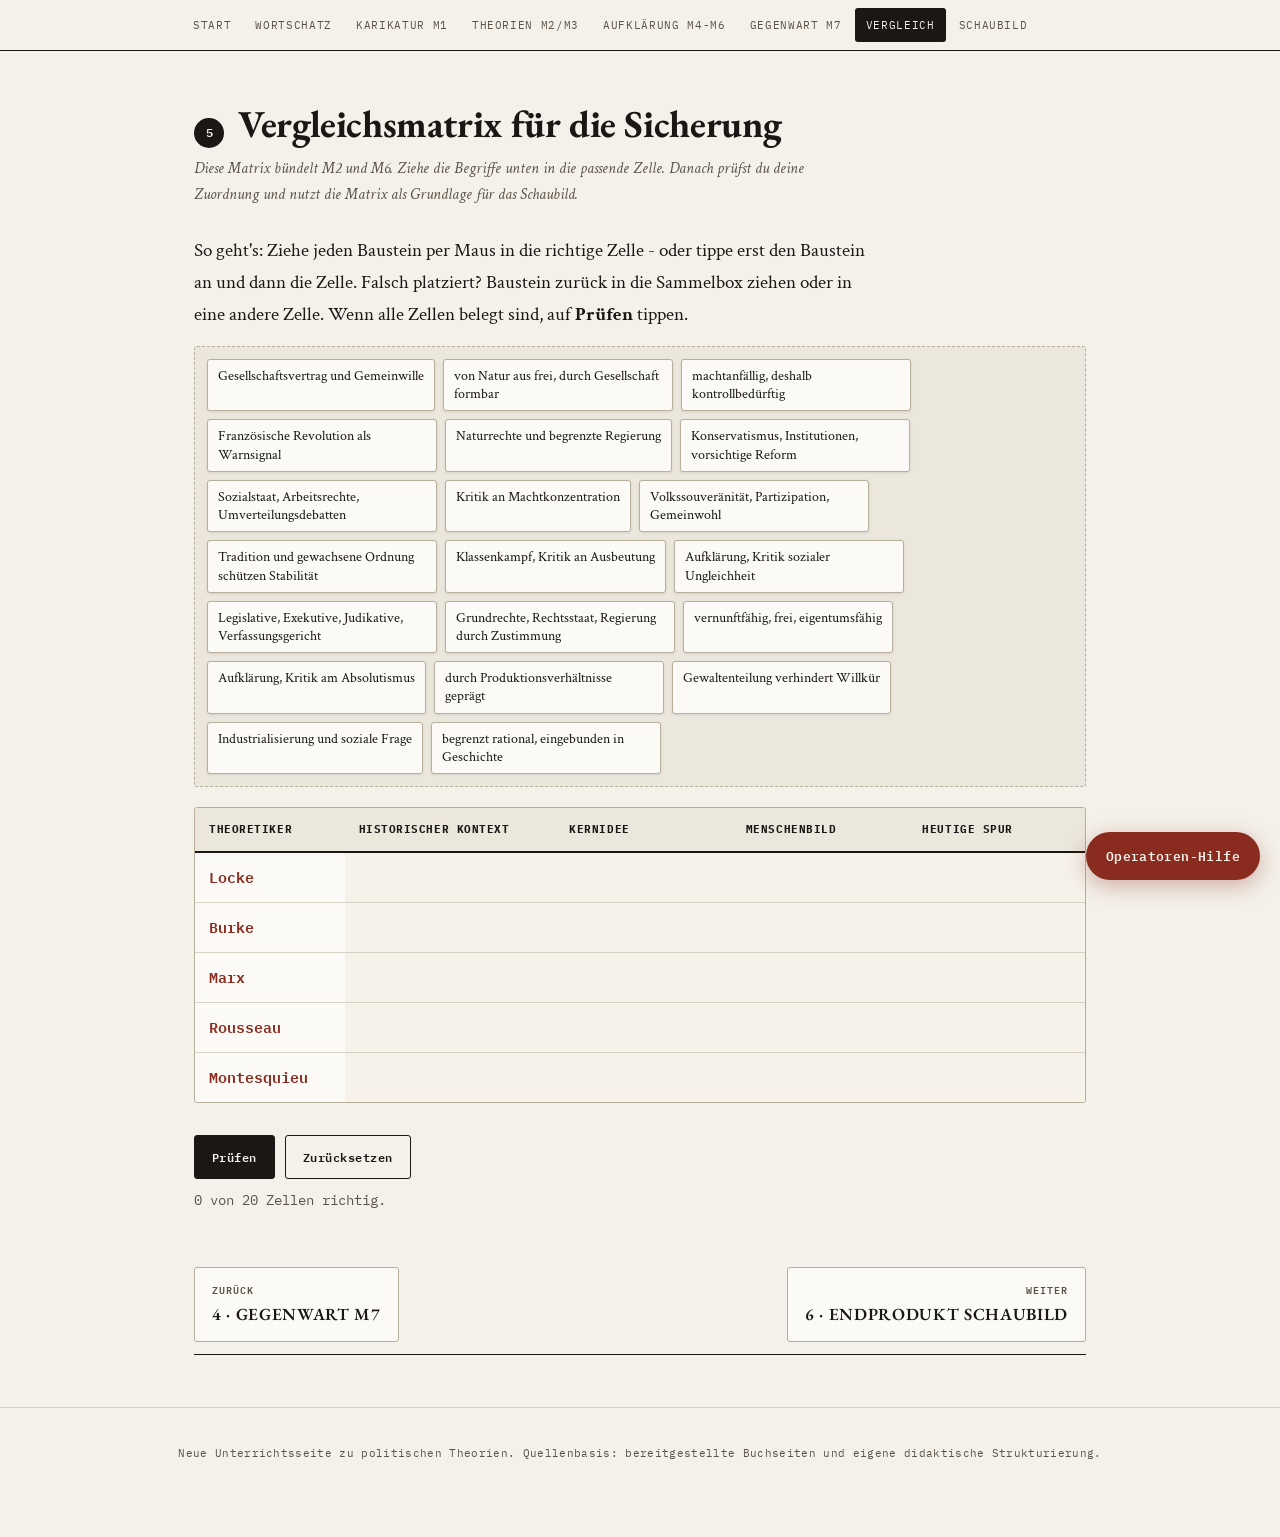
<file: vergleich.html>
<!DOCTYPE html>
<html lang="de">
<head>
<meta charset="UTF-8">
<meta name="viewport" content="width=device-width, initial-scale=1.0">
<link rel="preconnect" href="https://fonts.googleapis.com">
<link rel="preconnect" href="https://fonts.gstatic.com" crossorigin>
<link rel="stylesheet" href="https://fonts.googleapis.com/css2?family=Archivo:wght@500;600;700;800&family=Spectral:ital,wght@0,400;0,500;0,600;1,400&family=IBM+Plex+Mono:wght@400;500;600&display=swap">
<link rel="stylesheet" href="css/style.css?v=5">
<title>Vergleichsmatrix - Politische Theorien</title>
</head>
<body>
<div id="progress"></div>

<button class="op-toggle" id="opToggle" aria-expanded="false" aria-controls="opPanel">Operatoren-Hilfe</button>
<div class="op-panel" id="opPanel" role="dialog" aria-label="Operatoren-Hilfe">
  <button class="op-close" id="opClose" aria-label="Operatoren-Hilfe schließen">x</button>
  <h4>Operatoren: Was soll ich tun?</h4>
  <p class="op-intro">AFB I fragt Wissen ab, AFB II verlangt Erklären und Anwenden, AFB III verlangt ein begründetes Urteil.</p>
  <div id="opList"></div>
</div>

<nav aria-label="Seitennavigation">
  <div class="nav-inner">
    <a href="index.html">Start</a>
    <a href="wortschatz.html">Wortschatz</a>
    <a href="aufhaenger.html">Karikatur M1</a>
    <a href="block1.html">Theorien M2/M3</a>
    <a href="aufklaerung.html">Aufklärung M4-M6</a>
    <a href="block2.html">Gegenwart M7</a>
    <a href="vergleich.html">Vergleich</a>
    <a href="produkt.html">Schaubild</a>
  </div>
</nav>

<section id="vergleich">
  <div class="wrap">
    <div class="sec-head"><span class="sec-num">5</span><h2>Vergleichsmatrix für die Sicherung</h2></div>
    <p class="sec-sub">Diese Matrix bündelt M2 und M6. Ziehe die Begriffe unten in die passende Zelle. Danach prüfst du deine Zuordnung und nutzt die Matrix als Grundlage für das Schaubild.</p>

    <div class="matrix-drag" id="matrixGame">
      <p>So geht's: Ziehe jeden Baustein per Maus in die richtige Zelle - oder tippe erst den Baustein an und dann die Zelle. Falsch platziert? Baustein zurück in die Sammelbox ziehen oder in eine andere Zelle. Wenn alle Zellen belegt sind, auf <b>Prüfen</b> tippen.</p>

      <div class="chip-pool" id="matrixChips" aria-label="Bausteine zum Einordnen"></div>

      <div class="matrix" role="region" aria-label="Vergleichsmatrix politischer Theorien" tabindex="0">
        <table>
          <thead><tr><th>Theoretiker</th><th>Historischer Kontext</th><th>Kernidee</th><th>Menschenbild</th><th>Heutige Spur</th></tr></thead>
          <tbody>
            <tr><td class="rowhead">Locke</td><td class="drop" data-key="0-0"></td><td class="drop" data-key="0-1"></td><td class="drop" data-key="0-2"></td><td class="drop" data-key="0-3"></td></tr>
            <tr><td class="rowhead">Burke</td><td class="drop" data-key="1-0"></td><td class="drop" data-key="1-1"></td><td class="drop" data-key="1-2"></td><td class="drop" data-key="1-3"></td></tr>
            <tr><td class="rowhead">Marx</td><td class="drop" data-key="2-0"></td><td class="drop" data-key="2-1"></td><td class="drop" data-key="2-2"></td><td class="drop" data-key="2-3"></td></tr>
            <tr><td class="rowhead">Rousseau</td><td class="drop" data-key="3-0"></td><td class="drop" data-key="3-1"></td><td class="drop" data-key="3-2"></td><td class="drop" data-key="3-3"></td></tr>
            <tr><td class="rowhead">Montesquieu</td><td class="drop" data-key="4-0"></td><td class="drop" data-key="4-1"></td><td class="drop" data-key="4-2"></td><td class="drop" data-key="4-3"></td></tr>
          </tbody>
        </table>
      </div>

      <div class="matrix-ctrl">
        <button class="btn" id="matrixCheck" type="button">Prüfen</button>
        <button class="btn ghost" id="matrixReset" type="button">Zurücksetzen</button>
      </div>
      <p class="matrix-status" id="matrixStatus" role="status" aria-live="polite">0 von 20 Zellen richtig.</p>
    </div>

    <nav class="page-nav" aria-label="Seitenwechsel">
      <a class="prev" href="block2.html"><span class="pn-dir">Zurück</span><span class="pn-title">4 · Gegenwart M7</span></a>
      <a class="next" href="produkt.html"><span class="pn-dir">Weiter</span><span class="pn-title">6 · Endprodukt Schaubild</span></a>
    </nav>
  </div>
</section>

<footer>
  Neue Unterrichtsseite zu politischen Theorien. Quellenbasis: bereitgestellte Buchseiten und eigene didaktische Strukturierung.
</footer>

<script src="js/main.js?v=5"></script>
</body>
</html>
</file>
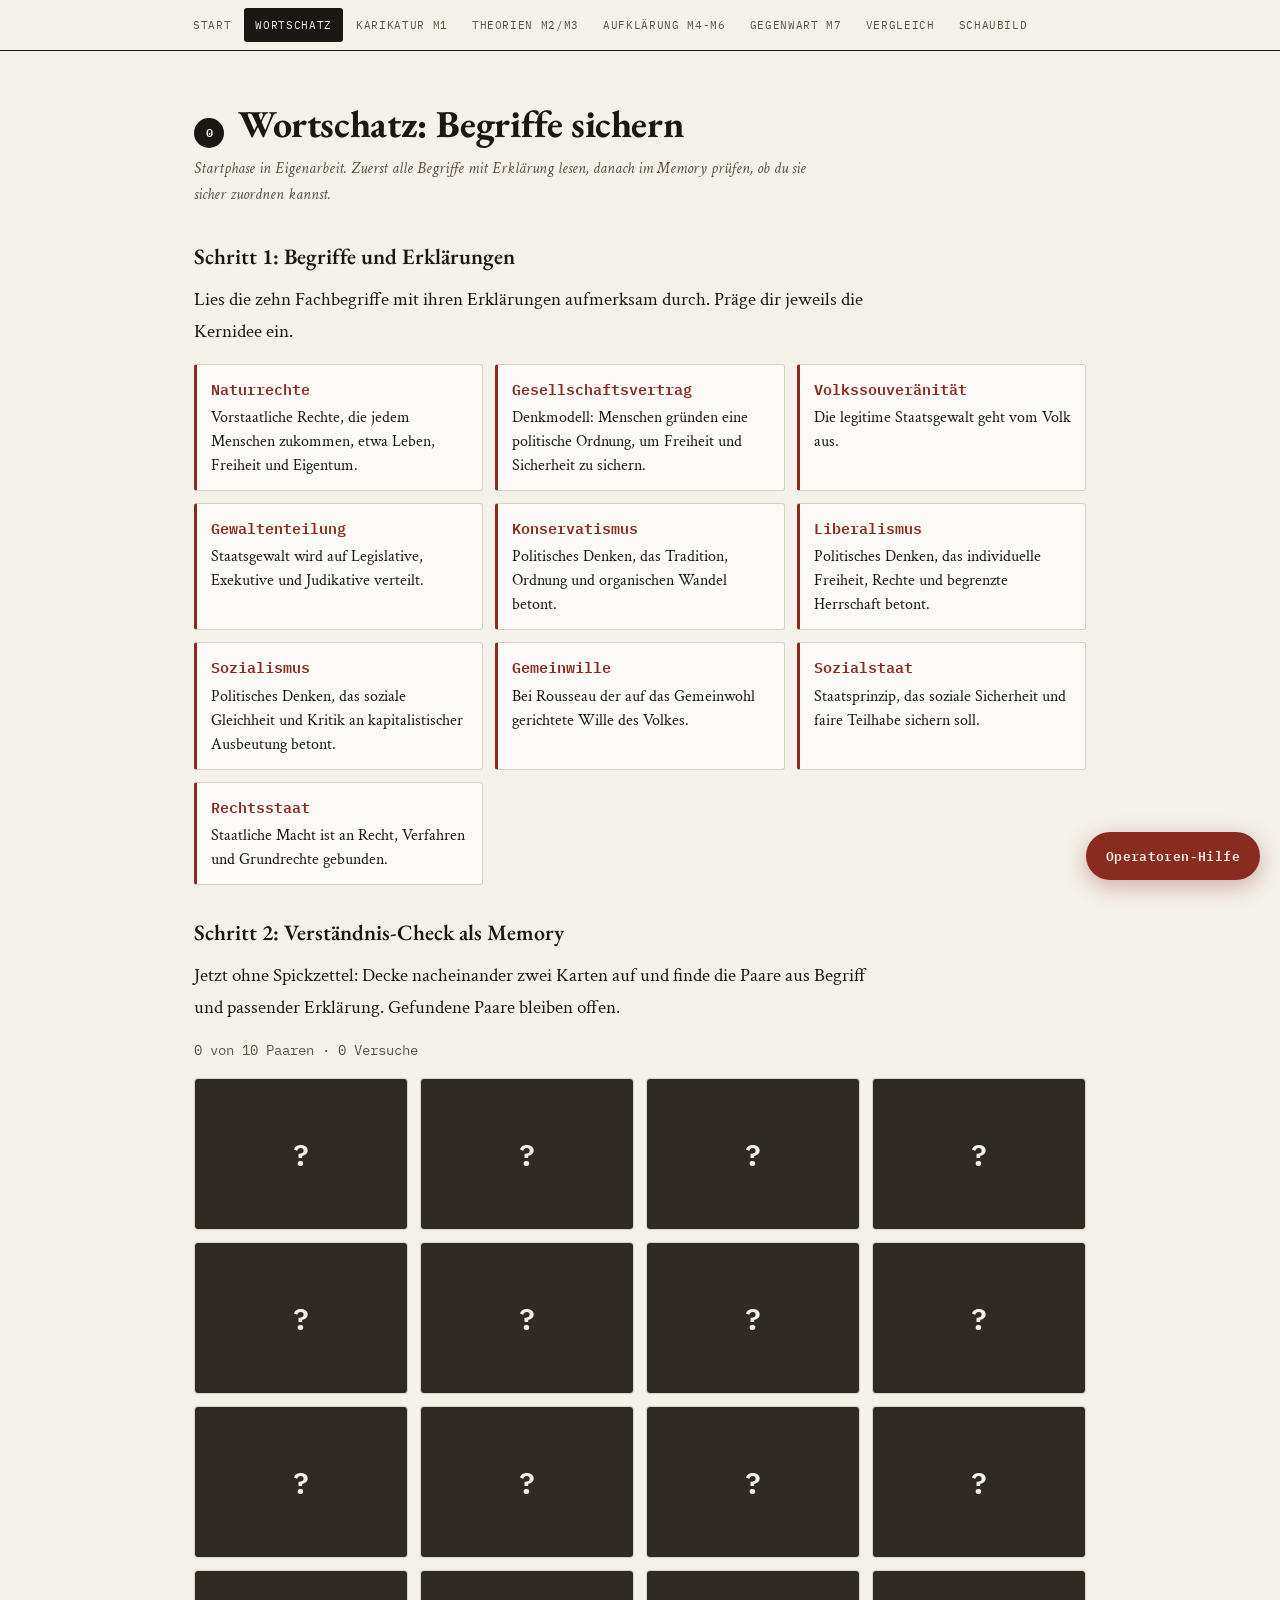
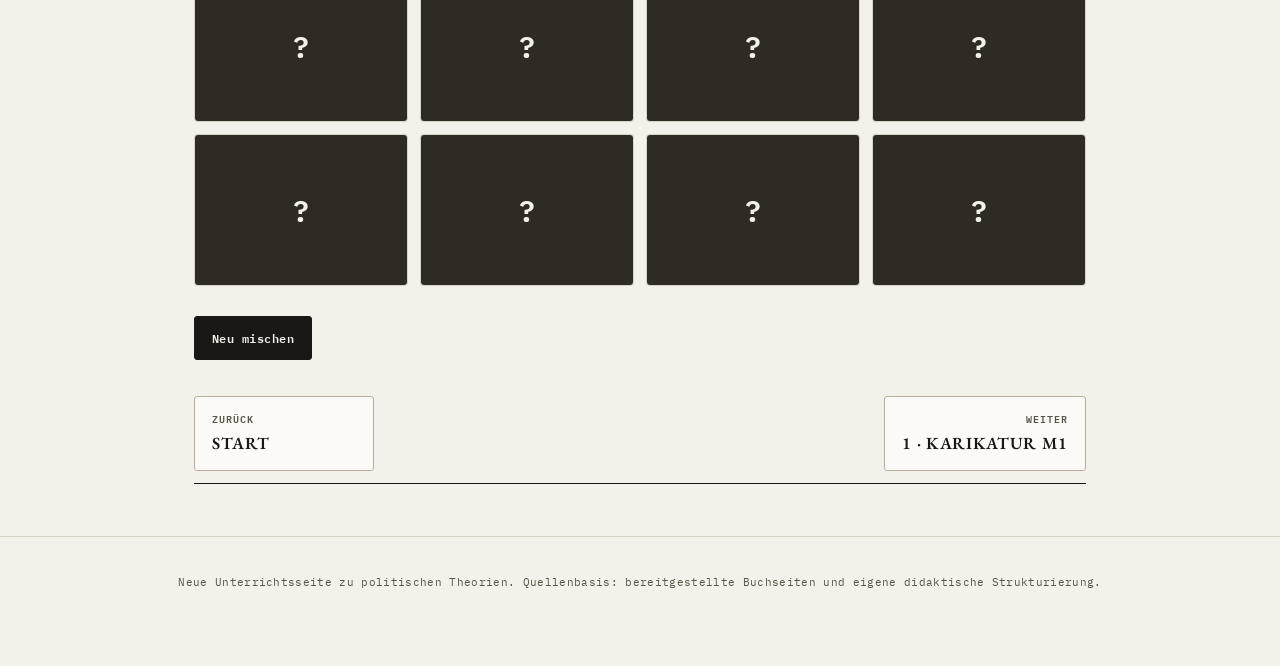
<file: wortschatz.html>
<!DOCTYPE html>
<html lang="de">
<head>
<meta charset="UTF-8">
<meta name="viewport" content="width=device-width, initial-scale=1.0">
<link rel="preconnect" href="https://fonts.googleapis.com">
<link rel="preconnect" href="https://fonts.gstatic.com" crossorigin>
<link rel="stylesheet" href="https://fonts.googleapis.com/css2?family=Archivo:wght@500;600;700;800&family=Spectral:ital,wght@0,400;0,500;0,600;1,400&family=IBM+Plex+Mono:wght@400;500;600&display=swap">
<link rel="stylesheet" href="css/style.css?v=5">
<title>Wortschatztraining - Politische Theorien</title>
</head>
<body>
<div id="progress"></div>

<button class="op-toggle" id="opToggle" aria-expanded="false" aria-controls="opPanel">Operatoren-Hilfe</button>
<div class="op-panel" id="opPanel" role="dialog" aria-label="Operatoren-Hilfe">
  <button class="op-close" id="opClose" aria-label="Operatoren-Hilfe schließen">x</button>
  <h4>Operatoren: Was soll ich tun?</h4>
  <p class="op-intro">AFB I fragt Wissen ab, AFB II verlangt Erklären und Anwenden, AFB III verlangt ein begründetes Urteil.</p>
  <div id="opList"></div>
</div>

<nav aria-label="Seitennavigation">
  <div class="nav-inner">
    <a href="index.html">Start</a>
    <a href="wortschatz.html">Wortschatz</a>
    <a href="aufhaenger.html">Karikatur M1</a>
    <a href="block1.html">Theorien M2/M3</a>
    <a href="aufklaerung.html">Aufklärung M4-M6</a>
    <a href="block2.html">Gegenwart M7</a>
    <a href="vergleich.html">Vergleich</a>
    <a href="produkt.html">Schaubild</a>
  </div>
</nav>

<section id="wortschatz">
  <div class="wrap">
    <div class="sec-head"><span class="sec-num">0</span><h2>Wortschatz: Begriffe sichern</h2></div>
    <p class="sec-sub">Startphase in Eigenarbeit. Zuerst alle Begriffe mit Erklärung lesen, danach im Memory prüfen, ob du sie sicher zuordnen kannst.</p>

    <h3>Schritt 1: Begriffe und Erklärungen</h3>
    <p>Lies die zehn Fachbegriffe mit ihren Erklärungen aufmerksam durch. Präge dir jeweils die Kernidee ein.</p>
    <dl class="glossar" id="glossar"></dl>

    <h3>Schritt 2: Verständnis-Check als Memory</h3>
    <p>Jetzt ohne Spickzettel: Decke nacheinander zwei Karten auf und finde die Paare aus Begriff und passender Erklärung. Gefundene Paare bleiben offen.</p>
    <p class="mem-status" id="memStatus" role="status" aria-live="polite">0 von 10 Paaren · 0 Versuche</p>
    <div class="mem-grid" id="memory"></div>
    <button class="btn" id="memRestart" type="button">Neu mischen</button>

    <nav class="page-nav" aria-label="Seitenwechsel">
      <a class="prev" href="index.html"><span class="pn-dir">Zurück</span><span class="pn-title">Start</span></a>
      <a class="next" href="aufhaenger.html"><span class="pn-dir">Weiter</span><span class="pn-title">1 · Karikatur M1</span></a>
    </nav>
  </div>
</section>

<footer>
  Neue Unterrichtsseite zu politischen Theorien. Quellenbasis: bereitgestellte Buchseiten und eigene didaktische Strukturierung.
</footer>

<script src="js/main.js?v=5"></script>
</body>
</html>
</file>
<file: css/style.css>
@import url('https://fonts.googleapis.com/css2?family=EB+Garamond:ital,wght@0,400;0,500;0,600;0,700;0,800;1,400;1,500&family=Crimson+Text:ital,wght@0,400;0,600;0,700;1,400;1,600&family=IBM+Plex+Mono:wght@400;500;600&display=swap');

:root{
  /* Editorial Magazine — warm broadsheet palette */
  --paper:#f4f1ea;      /* newsprint cream */
  --blatt:#fbfaf6;      /* card white, warm */
  --ink:#1a1714;        /* warm near-black */
  --ink-soft:#5c5347;   /* warm muted (>=6:1 on paper) */
  --line:#d8d2c4;       /* hairline */
  --line-strong:#b7ae9c;
  --accent:#8a2b1f;     /* oxblood — editorial gravitas */
  --accent-soft:#a8574a;
  --steel:#2f2a24;      /* warm dark for tags */
  --dienst:#234a7a;     /* deep editorial blue — focus/info */
  --ok:#2f6146;
  --warn:#7a5a18;
  --shadow:rgba(26,23,20,.10);
  --r:3px;              /* crisp editorial radius */
  --r-lg:5px;
  --ease-out:cubic-bezier(.23,1,.32,1);
  --ease-in-out:cubic-bezier(.77,0,.175,1);
  --font-display:"EB Garamond",Georgia,"Times New Roman",serif;
  --font-body:"Crimson Text","EB Garamond",Georgia,serif;
  --font-mono:"IBM Plex Mono",ui-monospace,Menlo,monospace;
}
*{box-sizing:border-box}
html{scroll-behavior:smooth}
body{
  margin:0;
  background:var(--paper);
  color:var(--ink);
  font-family:var(--font-body);
  font-size:19px;
  line-height:1.68;
  -webkit-font-smoothing:antialiased;
  text-rendering:optimizeLegibility;
}
h1,h2,h3,h4{font-family:var(--font-display);font-weight:700}
button,nav,.chip,.eyebrow,.q-meta,.phase-tag,.mini-label,.operator-word{font-family:var(--font-mono)}
a{color:var(--accent);text-underline-offset:2px;text-decoration-thickness:1px}
a:focus-visible,button:focus-visible,textarea:focus-visible{outline:3px solid var(--dienst);outline-offset:3px}
.wrap{max-width:940px;margin:0 auto;padding:0 24px}
#progress{position:fixed;top:0;left:0;width:100%;height:3px;background:var(--accent);transform:scaleX(0);transform-origin:left;z-index:200}

nav{
  position:sticky;
  top:0;
  z-index:120;
  background:rgba(244,241,234,.94);
  backdrop-filter:blur(8px);
  border-bottom:1px solid var(--ink);
}
.nav-inner{max-width:940px;margin:0 auto;display:flex;gap:2px;overflow-x:auto;padding:8px 12px;align-items:center}
nav a{font-size:11px;letter-spacing:.06em;text-transform:uppercase;text-decoration:none;color:var(--ink-soft);white-space:nowrap;padding:8px 11px;border-radius:var(--r)}
nav a:hover{background:#eae5da;color:var(--ink)}
nav a.active{background:var(--ink);color:var(--paper)}
.nav-clock{margin-left:auto;border:1px solid var(--line-strong);border-radius:999px;padding:6px 12px;font-size:11px;color:var(--ink-soft);white-space:nowrap}
.nav-clock b{color:var(--accent)}

header.hero{padding:66px 0 46px;border-bottom:3px double var(--ink)}
.eyebrow{font-size:11px;letter-spacing:.2em;text-transform:uppercase;color:var(--accent);font-weight:600;margin-bottom:18px}
h1{font-size:clamp(38px,6.4vw,66px);line-height:1.02;letter-spacing:-.015em;margin:0 0 20px;font-weight:800;max-width:920px}
.lede{font-size:21px;line-height:1.55;color:var(--ink);max-width:660px;margin:0 0 24px;font-style:italic}
.lede::first-letter{initial-letter:2;-webkit-initial-letter:2;font-weight:700;font-style:normal;color:var(--accent);margin-right:.08em}
.meta-row{display:flex;flex-wrap:wrap;gap:8px;margin:24px 0}
.chip{font-size:11px;background:transparent;border:1px solid var(--line-strong);border-radius:999px;padding:6px 13px;color:var(--ink-soft)}
.chip b{color:var(--ink)}
.hero-grid{display:grid;grid-template-columns:minmax(0,1fr) 330px;gap:28px;align-items:stretch;margin-top:30px}
.brief{background:var(--blatt);border:1px solid var(--line);border-left:3px solid var(--accent);border-radius:var(--r);padding:24px}
.brief-tag{display:inline-block;font-family:var(--font-mono);font-size:10px;font-weight:600;letter-spacing:.16em;text-transform:uppercase;color:var(--accent);margin-bottom:10px}
.brief h2{font-size:24px;line-height:1.15;margin:0 0 12px}
.brief p{margin:0;color:var(--ink-soft)}

/* hero call-to-action */
.hero-cta{display:flex;flex-wrap:wrap;align-items:stretch;gap:14px;margin-top:32px}
.btn-start{display:inline-flex;flex-direction:column;gap:3px;text-decoration:none;background:var(--accent);color:var(--paper);border-radius:var(--r);padding:15px 26px;box-shadow:0 2px 10px var(--shadow);transition:background-color .18s var(--ease-out),transform .18s var(--ease-out),box-shadow .18s var(--ease-out)}
.btn-start:hover{background:#701e15;transform:translateY(-2px);box-shadow:0 6px 18px var(--shadow)}
.btn-start .bs-label{font-family:var(--font-display);font-weight:700;font-size:20px;letter-spacing:-.01em}
.btn-start .bs-sub{font-family:var(--font-mono);font-size:11px;letter-spacing:.05em;opacity:.9}
.btn-start .bs-arrow{transition:transform .18s var(--ease-out);display:inline-block}
.btn-start:hover .bs-arrow{transform:translateX(4px)}
.btn-ghost{display:inline-flex;align-items:center;text-decoration:none;font-family:var(--font-mono);font-size:12px;letter-spacing:.05em;color:var(--ink-soft);border:1px solid var(--line-strong);border-radius:var(--r);padding:0 20px;transition:border-color .15s ease,color .15s ease}
.btn-ghost:hover{border-color:var(--ink);color:var(--ink)}
.theory-compass{
  background:#ece7dc;
  border:1px solid var(--line-strong);
  border-radius:var(--r);
  padding:18px;
  min-height:260px;
  position:relative;
}
.axis{position:absolute;background:var(--steel);opacity:.8}
.axis.x{left:36px;right:36px;top:50%;height:1px}
.axis.y{top:36px;bottom:36px;left:50%;width:1px}
.axis-label{position:absolute;font-family:var(--font-mono);font-size:10px;letter-spacing:.06em;text-transform:uppercase;font-weight:600;color:var(--ink-soft);background:#ece7dc;padding:2px 5px}
.axis-label.left{left:16px;top:48%}
.axis-label.right{right:16px;top:48%}
.axis-label.top{top:14px;left:40%}
.axis-label.bottom{bottom:14px;left:34%}
.thinker-dot{position:absolute;display:flex;align-items:center;justify-content:center;width:72px;height:32px;border-radius:var(--r);background:var(--blatt);border:1px solid var(--line-strong);font-family:var(--font-mono);font-size:10px;letter-spacing:.03em;font-weight:600;box-shadow:0 1px 4px var(--shadow)}
.dot-locke{right:42px;top:86px}
.dot-marx{left:42px;bottom:66px}
.dot-burke{left:54px;top:70px}
.dot-mont{right:70px;bottom:54px}
.dot-rousseau{left:132px;bottom:108px}

section{padding:52px 0;border-bottom:1px solid var(--line)}
.sec-head{display:flex;align-items:baseline;gap:14px;margin-bottom:8px}
.sec-num{font-family:var(--font-mono);font-weight:600;font-size:12px;color:var(--paper);background:var(--ink);border-radius:50%;width:30px;height:30px;display:inline-flex;align-items:center;justify-content:center;flex:0 0 auto}
h2{font-size:clamp(27px,4vw,38px);line-height:1.1;letter-spacing:-.01em;margin:0;font-weight:700}
.sec-sub{color:var(--ink-soft);font-size:16px;font-style:italic;margin:4px 0 26px;max-width:640px}
h3{font-size:22px;margin:30px 0 8px;font-weight:600}
p{margin:0 0 15px;max-width:68ch}
.pullquote{font-family:var(--font-display);font-style:italic;font-size:clamp(22px,3vw,30px);line-height:1.28;color:var(--ink);border-left:3px solid var(--accent);padding:4px 0 4px 22px;margin:26px 0;max-width:none}
.pullquote cite{display:block;font-style:normal;font-family:var(--font-mono);font-size:12px;letter-spacing:.04em;color:var(--ink-soft);margin-top:10px}
.source,.task,.product-box,.phase,.rubric{background:var(--blatt);border:1px solid var(--line);border-radius:var(--r);padding:22px;margin:22px 0}
.source{background:#ece7dc;border-left:3px solid var(--steel)}
.source-tag,.mini-label{display:inline-flex;align-items:center;gap:6px;font-size:10px;letter-spacing:.1em;text-transform:uppercase;font-weight:600;color:var(--paper);background:var(--steel);border-radius:var(--r);padding:3px 8px;margin-bottom:10px}
.source-tag.accent{background:var(--accent)}
figure.q-fig{margin:22px 0;background:var(--blatt);border:1px solid var(--line);border-radius:var(--r);padding:14px}
figure.q-fig img{display:block;width:100%;height:auto;border:1px solid var(--line);border-radius:var(--r);background:#fff}
figure.q-fig.portrait{max-width:300px}
figure.q-fig figcaption{font-family:var(--font-mono);font-size:11px;letter-spacing:.03em;color:var(--ink-soft);margin-top:9px;line-height:1.4}
figure.q-fig figcaption b{color:var(--ink)}
.fig-row{display:flex;gap:16px;flex-wrap:wrap;margin:22px 0}
.fig-row figure.q-fig{flex:1;min-width:200px;margin:0}
.fig-row figure.q-fig img{aspect-ratio:auto}
.task.locked{border-style:dashed;border-color:var(--line-strong)}
.task.locked > *:not(.lock-note){display:none}
.task:not(.locked) > .lock-note{display:none}
.lock-note{display:flex;align-items:center;gap:9px;font-family:var(--font-mono);font-size:13px;color:var(--ink-soft);margin:0}
.lock-note .lock-ic{font-size:16px;filter:grayscale(1)}
.progress-reset{display:inline-block;margin:8px 0 26px;font-family:var(--font-mono);font-size:11px;letter-spacing:.04em;background:transparent;border:1px solid var(--line-strong);color:var(--ink-soft);border-radius:var(--r);padding:8px 13px;cursor:pointer;transition:border-color .15s ease,color .15s ease}
.progress-reset:hover{border-color:var(--accent);color:var(--accent)}
.hook-grid{display:grid;grid-template-columns:1fr 1fr;gap:18px;margin:20px 0}
.hook-card{background:var(--blatt);border:1px solid var(--line);border-top:2px solid var(--accent);border-radius:var(--r);padding:18px}
.hook-card h3{font-size:19px;margin:0 0 6px}
.hook-card p{font-size:16px;color:var(--ink-soft)}

.vocab-grid{display:grid;grid-template-columns:repeat(auto-fit,minmax(220px,1fr));gap:12px;margin:20px 0}
.vcard{display:block;background:var(--blatt);border:1px solid var(--line);border-radius:var(--r);min-height:112px;cursor:pointer;perspective:900px}
.vcard-inner{display:block;position:relative;min-height:112px;transition:transform .45s var(--ease-in-out);transform-style:preserve-3d}
.vcard.flip .vcard-inner{transform:rotateY(180deg)}
.vface{position:absolute;inset:0;backface-visibility:hidden;padding:16px;display:flex;flex-direction:column;justify-content:center}
.vterm{font-family:var(--font-mono);font-weight:600;color:var(--steel)}
.vhint{font-family:var(--font-mono);font-size:12px;color:var(--ink-soft);margin-top:6px}
.vback{transform:rotateY(180deg);background:#ece7dc;border-radius:var(--r);font-size:15px}

/* Wortschatz-Glossar (Schritt 1) */
.glossar{display:grid;grid-template-columns:repeat(auto-fill,minmax(280px,1fr));gap:12px;margin:16px 0 8px}
.gloss-item{background:var(--blatt);border:1px solid var(--line);border-left:3px solid var(--accent);border-radius:var(--r);padding:12px 14px}
.gloss-item dt{font-family:var(--font-mono);font-weight:600;color:var(--accent);font-size:15px;margin:0 0 4px}
.gloss-item dd{margin:0;font-size:16px;line-height:1.5;color:var(--ink)}

/* Wortschatz-Memory */
.mem-grid{display:grid;grid-template-columns:repeat(auto-fill,minmax(200px,1fr));gap:12px;margin:16px 0;align-items:stretch}
.mcard{background:var(--blatt);border:1px solid var(--line);border-radius:var(--r);min-height:150px;cursor:pointer;perspective:1100px}
/* Beide Kartenseiten liegen im selben Grid-Feld gestapelt: die Karte waechst
   auf die Hoehe der laengeren Seite, damit die Definition komplett lesbar ist. */
.mcard-inner{position:relative;display:grid;width:100%;height:100%;min-height:150px;transition:transform .4s var(--ease-in-out);transform-style:preserve-3d}
.mcard.flip .mcard-inner{transform:rotateY(180deg)}
.mface{grid-area:1/1;backface-visibility:hidden;padding:16px;display:flex;flex-direction:column;justify-content:center;border-radius:var(--r);overflow-wrap:anywhere;word-break:break-word;hyphens:auto}
.mfront{align-items:center;font-family:var(--font-mono);font-weight:600;font-size:30px;color:var(--paper);background:var(--steel)}
.mback{transform:rotateY(180deg);background:#ece7dc;font-size:15px;line-height:1.5}
.mback.term{font-family:var(--font-mono);font-weight:600;font-size:16px;color:var(--accent);justify-content:center;text-align:center}
.mcard.done{cursor:default}
.mcard.done .mback{box-shadow:inset 0 0 0 2px var(--ok)}
.mem-status{font-family:var(--font-mono);font-size:14px;color:var(--ink-soft);margin:6px 0 0}
.mem-status.mem-win{color:var(--ok);font-weight:600}
#memRestart{margin-top:14px}

.phase{display:grid;grid-template-columns:112px 1fr;gap:20px;align-items:flex-start}
.phase-time{font-family:var(--font-mono);font-weight:600;color:var(--paper);background:var(--accent);border-radius:var(--r);padding:10px;text-align:center}
.phase h3{margin:0 0 6px}
.phase p{font-size:16.5px;color:var(--ink-soft)}
.phase-tag{display:inline-block;background:#ece7dc;border:1px solid var(--line);border-radius:999px;padding:4px 9px;font-size:11px;font-weight:600;color:var(--ink-soft);margin:8px 6px 0 0}

.thinker-grid{display:grid;grid-template-columns:repeat(auto-fit,minmax(250px,1fr));gap:16px;margin:22px 0}
.thinker{background:var(--blatt);border:1px solid var(--line);border-radius:var(--r);padding:20px}
.thinker h3{margin:0 0 8px;font-size:20px}
.thinker ul{margin:0;padding-left:20px}
.thinker li{margin:6px 0;font-size:16px}
.claim{font-family:var(--font-mono);font-size:11px;font-weight:600;color:var(--paper);background:var(--dienst);border-radius:var(--r);padding:4px 8px;display:inline-block;margin-bottom:8px}

.task .q-meta{display:flex;gap:8px;align-items:center;flex-wrap:wrap;margin-bottom:10px}
.q-type{font-size:10px;letter-spacing:.1em;text-transform:uppercase;font-weight:600;color:var(--paper);background:var(--accent-soft);border-radius:var(--r);padding:3px 8px}
.q-type.afb3{background:var(--accent)}
.q-type.schaubild{background:var(--ok)}
.q-pts{font-size:12px;color:var(--ink-soft);font-family:var(--font-mono)}
.qtext{font-weight:600;font-size:19px;margin-bottom:12px}
.qtext .sub{display:block;font-weight:400;font-size:16px;color:var(--ink-soft);margin-top:4px;font-style:italic}
textarea{width:100%;min-height:112px;border:1px solid var(--line-strong);border-radius:var(--r);background:#fdfcf9;color:var(--ink);padding:12px;font:17px/1.55 var(--font-body);resize:vertical}
.ta-meter{font-family:var(--font-mono);font-size:12px;color:var(--ink-soft);display:flex;justify-content:space-between;gap:12px;margin-top:7px}
.ta-bar{height:4px;background:var(--line);border-radius:99px;overflow:hidden;flex:1;max-width:220px;margin-top:7px}
.ta-bar i{display:block;height:100%;background:var(--accent);transform:scaleX(0);transform-origin:left;transition:transform .2s var(--ease-out)}
.btn{border:1px solid var(--ink);border-radius:var(--r);background:var(--ink);color:var(--paper);font-family:var(--font-mono);font-size:12px;letter-spacing:.04em;font-weight:600;cursor:pointer;padding:11px 17px;margin-top:12px;min-height:44px;transition:transform .16s var(--ease-out),background-color .15s ease,color .15s ease}
.btn:hover{background:transparent;color:var(--ink)}
.btn:active:not(:disabled){transform:scale(.97)}
.btn:disabled{background:var(--line);border-color:var(--line);color:#8a8375;cursor:not-allowed}
.btn.ghost{background:transparent;color:var(--ink);border:1px solid var(--ink)}
.btn.ghost:hover{background:var(--ink);color:var(--paper)}
.reveal{display:block;margin-top:14px;border-top:1px dashed var(--line-strong);padding:14px;background:#f3efe6;border-radius:0 0 var(--r) var(--r);font-size:16px}
.reveal::before{content:"Lösung";display:inline-block;font-family:var(--font-mono);font-size:10px;letter-spacing:.1em;text-transform:uppercase;font-weight:600;color:var(--paper);background:var(--ok);border-radius:var(--r);padding:3px 8px;margin-bottom:8px}
.reveal.show{display:block;animation:fade .25s var(--ease-out)}
.diff{border-top:1px dashed var(--line-strong);margin-top:14px;padding-top:12px}
.diff-row{display:flex;flex-wrap:wrap;gap:8px}
.diff-btn{border:1px solid var(--line-strong);background:#f3efe6;border-radius:var(--r);padding:9px 12px;min-height:44px;cursor:pointer;font-family:var(--font-mono);font-size:12px;font-weight:600;color:var(--steel)}
.diff-body{display:none;background:#ece7dc;border-radius:var(--r);padding:12px;margin-top:8px;font-size:15.5px}
.diff-body.show{display:block}

/* Interaktive Aufgaben: Multiple Choice / Mehrfachauswahl */
.task.quiz .qtext{margin-bottom:4px}
.choices{list-style:none;margin:10px 0 0;padding:0;display:grid;gap:8px}
.choice{width:100%;text-align:left;font-family:var(--font-body);font-size:17px;line-height:1.4;color:var(--ink);background:#fdfcf9;border:1px solid var(--line-strong);border-radius:var(--r);padding:12px 14px;min-height:44px;cursor:pointer;transition:border-color .15s ease,background-color .15s ease}
.choice:hover:not(:disabled){border-color:var(--ink)}
.choice.selected{border-color:var(--dienst);background:#e9eff6}
.choice.correct{border-color:var(--ok);background:#eef4ee;color:var(--ink)}
.choice.correct::after{content:" \2713";color:var(--ok);font-weight:700}
.choice.wrong{border-color:var(--accent);background:#f6ecea;color:var(--ink-soft);text-decoration:line-through}
.choice.missed{border-style:dashed;border-color:var(--ok)}
.choice.missed::after{content:" \2190 fehlt";font-family:var(--font-mono);font-size:11px;color:var(--ok);text-decoration:none}
.choice:disabled{cursor:default}
.quiz-hint{font-family:var(--font-mono);font-size:12px;color:var(--ink-soft);margin:8px 0 0}
.quiz-check{margin-top:12px}
.quiz-fb{display:none;margin-top:12px;padding:12px;border-radius:var(--r);font-size:16px;line-height:1.5}
.quiz-fb.show{display:block;animation:fade .25s var(--ease-out)}
.quiz-fb.ok{background:#eef4ee;border:1px solid var(--ok);color:var(--ink)}
.quiz-fb.warn{background:#f6efe0;border:1px solid var(--warn);color:var(--ink)}

/* Wahr/Falsch */
.tf-list{display:grid;gap:10px;margin:10px 0 0}
.tf-row{display:flex;gap:12px;align-items:center;justify-content:space-between;flex-wrap:wrap;background:#fdfcf9;border:1px solid var(--line);border-radius:var(--r);padding:12px 14px}
.tf-row.solved{background:#eef4ee;border-color:var(--ok)}
.tf-stmt{font-size:16.5px;flex:1;min-width:200px}
.tf-btns{display:flex;gap:8px;flex:0 0 auto}
.tf-btn{font-family:var(--font-mono);font-size:12px;font-weight:600;border:1px solid var(--line-strong);background:var(--blatt);color:var(--steel);border-radius:var(--r);padding:9px 16px;min-height:44px;cursor:pointer;transition:border-color .15s ease,background-color .15s ease}
.tf-btn:hover:not(:disabled){border-color:var(--ink)}
.tf-btn.correct{background:var(--ok);color:var(--paper);border-color:var(--ok)}
.tf-btn.wrong{background:#f6ecea;color:var(--accent);border-color:var(--accent)}
.tf-btn:disabled{cursor:default}

/* Zuordnung (Klick-Paare) */
.match-grid{display:grid;grid-template-columns:1fr 1fr;gap:12px;margin:10px 0 0}
.match-col{display:grid;gap:8px;align-content:start}
.match-head{font-family:var(--font-mono);font-size:10px;letter-spacing:.08em;text-transform:uppercase;font-weight:600;color:var(--ink-soft);margin:0 0 2px}
.match-item{width:100%;text-align:left;font-family:var(--font-body);font-size:16px;line-height:1.35;color:var(--ink);background:#fdfcf9;border:1px solid var(--line-strong);border-radius:var(--r);padding:11px 13px;min-height:44px;cursor:pointer;transition:border-color .15s ease,background-color .15s ease}
.match-col[data-side="left"] .match-item{font-family:var(--font-mono);font-weight:600;color:var(--accent)}
.match-item:hover:not(:disabled){border-color:var(--ink)}
.match-item.picked{border-color:var(--dienst);background:#e9eff6}
.match-item.wrong{border-color:var(--accent);background:#f6ecea}
.match-item.done{border-color:var(--ok);background:#eef4ee;cursor:default;opacity:.9}
.match-item:disabled{cursor:default}
@media(max-width:760px){.match-grid{grid-template-columns:1fr}}

.matrix{overflow-x:auto;border:1px solid var(--line-strong);border-radius:var(--r);background:var(--blatt);margin:20px 0}

/* Vergleichsmatrix Drag-and-drop */
.matrix-drag{margin:18px 0}
.chip-pool{display:flex;flex-wrap:wrap;gap:8px;min-height:70px;padding:12px;background:#ece7dc;border:1px dashed var(--line-strong);border-radius:var(--r);margin:0 0 16px}
.chip-pool.over{border-color:var(--accent);background:#e6ddcf}
.mchip{cursor:grab;user-select:none;background:var(--blatt);border:1px solid var(--line-strong);border-radius:var(--r);padding:7px 10px;font-size:13.5px;line-height:1.35;box-shadow:0 1px 3px var(--shadow);max-width:230px}
.mchip:active{cursor:grabbing}
.mchip.sel{outline:3px solid var(--dienst);outline-offset:2px}
td.drop{background:#f6f2ea;min-width:150px}
td.drop.over{background:#e7efe7}
td.drop .mchip{max-width:none;width:100%;box-shadow:none;cursor:grab}
td.drop.correct{background:#e3efe6}
td.drop.correct .mchip{border-color:var(--ok)}
td.drop.wrong{background:#f4e4e1}
td.drop.wrong .mchip{border-color:var(--accent)}
.matrix-ctrl{display:flex;gap:10px;flex-wrap:wrap;margin-top:14px}
.matrix-status{font-family:var(--font-mono);font-size:14px;color:var(--ink-soft);margin:10px 0 0}
.matrix-status.ok{color:var(--ok);font-weight:600}
table{border-collapse:collapse;width:100%;min-width:760px;font-size:15px}
th,td{padding:12px 14px;border-bottom:1px solid var(--line);vertical-align:top;text-align:left}
th{font-family:var(--font-mono);font-size:11px;letter-spacing:.05em;text-transform:uppercase;background:#ece7dc;border-bottom:2px solid var(--ink)}
tr:last-child td{border-bottom:none}
td:first-child{font-family:var(--font-mono);font-weight:600;color:var(--accent)}

.product-box{border-color:var(--ok);border-left:3px solid var(--ok);background:#eef4ee}
.product-box h3{margin-top:0}
.product-list{display:grid;grid-template-columns:repeat(auto-fit,minmax(220px,1fr));gap:14px;margin:16px 0 0}
.product-list div{background:var(--blatt);border:1px solid var(--line);border-top:2px solid var(--accent);border-radius:var(--r);padding:16px}

/* start-page roadmap */
.roadmap{margin:6px 0 0;padding:0;display:grid;gap:10px}
.rm-step{display:flex;align-items:center;gap:18px;text-decoration:none;background:var(--blatt);border:1px solid var(--line);border-radius:var(--r);padding:16px 20px;transition:border-color .16s var(--ease-out),transform .16s var(--ease-out),box-shadow .16s var(--ease-out)}
.rm-step:hover{border-color:var(--accent);transform:translateX(4px);box-shadow:0 3px 12px var(--shadow)}
.rm-num{flex:0 0 auto;width:38px;height:38px;display:flex;align-items:center;justify-content:center;font-family:var(--font-mono);font-weight:600;font-size:16px;color:var(--ink-soft);background:var(--paper);border:1px solid var(--line-strong);border-radius:50%;transition:background-color .16s ease,color .16s ease,border-color .16s ease}
.rm-step:hover .rm-num{background:var(--accent);color:var(--paper);border-color:var(--accent)}
.rm-body{display:flex;flex-direction:column;gap:2px;min-width:0}
.rm-body b{font-family:var(--font-display);font-weight:700;font-size:18px;color:var(--ink);letter-spacing:-.01em}
.rm-desc{color:var(--ink-soft);font-size:15px}
.rm-go{flex:0 0 auto;margin-left:auto;font-family:var(--font-mono);color:var(--line-strong);font-size:18px;transition:color .16s ease,transform .16s var(--ease-out)}
.rm-step:hover .rm-go{color:var(--accent);transform:translateX(3px)}
.rm-final{border-left:3px solid var(--accent)}
.rubric-grid{display:grid;grid-template-columns:repeat(auto-fit,minmax(210px,1fr));gap:14px}
.rubric h3{margin-top:0}
.rubric-card{background:#ece7dc;border:1px solid var(--line);border-radius:var(--r);padding:16px}
.rubric-card b{font-family:var(--font-mono);color:var(--steel)}

.page-nav{display:flex;justify-content:space-between;gap:12px;flex-wrap:wrap;padding:36px 0 12px}
.page-nav a{display:inline-flex;flex-direction:column;gap:2px;text-decoration:none;border:1px solid var(--line-strong);border-radius:var(--r);background:var(--blatt);padding:13px 17px;min-width:180px;max-width:48%;transition:border-color .15s ease,background-color .15s ease}
.page-nav a:hover{border-color:var(--ink);background:#f3efe6}
.page-nav a.next{margin-left:auto;text-align:right;align-items:flex-end}
.page-nav .pn-dir{font-family:var(--font-mono);font-size:10px;font-weight:600;letter-spacing:.1em;text-transform:uppercase;color:var(--ink-soft)}
.page-nav .pn-title{font-family:var(--font-display);font-weight:600;font-size:17px;color:var(--ink)}

.op-toggle{position:fixed;right:20px;bottom:20px;z-index:180;background:var(--accent);color:var(--paper);border:none;border-radius:999px;padding:13px 20px;min-height:48px;font-weight:600;font-size:13px;letter-spacing:.03em;cursor:pointer;box-shadow:0 6px 22px rgba(138,43,31,.34);display:flex;align-items:center;gap:8px}
.op-toggle:active{transform:scale(.97)}
.op-panel{position:fixed;right:14px;bottom:78px;width:min(380px,calc(100vw - 28px));max-height:66vh;overflow:auto;background:var(--blatt);border:1px solid var(--line-strong);border-radius:var(--r-lg);box-shadow:0 12px 40px rgba(26,23,20,.26);padding:20px;z-index:170;display:none}
.op-panel.show{display:block;animation:popIn .2s var(--ease-out)}
.op-close{position:absolute;right:12px;top:10px;border:none;background:transparent;font-size:22px;line-height:1;cursor:pointer;color:var(--ink-soft)}
.op-panel h4{font-family:var(--font-display);font-size:19px;margin:0 32px 4px 0}
.op-intro{font-size:14px;color:var(--ink-soft);margin:0 0 12px}
.op-item{border-top:1px solid var(--line);padding:10px 0}
.op-name{font-family:var(--font-mono);font-weight:600;color:var(--accent);font-size:13px}
.op-afb{font-family:var(--font-mono);font-size:10px;background:var(--dienst);color:var(--paper);border-radius:var(--r);padding:2px 6px;margin-left:6px}
.op-def{font-size:14px;margin:4px 0 0}

footer{padding:36px 0 74px;text-align:center;color:var(--ink-soft);font-family:var(--font-mono);font-size:11px;letter-spacing:.03em}
@keyframes fade{from{opacity:0;transform:translateY(-4px)}to{opacity:1;transform:none}}
@keyframes popIn{from{opacity:0;transform:scale(.96)}to{opacity:1;transform:none}}
@media(max-width:760px){
  .wrap{padding:0 18px}
  body{font-size:18px}
  header.hero{padding:44px 0 34px}
  .hero-grid,.hook-grid,.phase{grid-template-columns:1fr}
  .theory-compass{min-height:300px}
  .phase-time{text-align:left}
  .op-toggle{left:16px;right:16px;justify-content:center}
  .op-panel{left:14px;right:14px;width:auto}
  .page-nav a{max-width:100%}
  .hero-cta{flex-direction:column}
  .btn-start,.btn-ghost{justify-content:center;text-align:center}
  .btn-ghost{padding:13px 20px}
}
@media(prefers-reduced-motion:reduce){
  *{animation:none!important;transition:none!important;scroll-behavior:auto!important}
}
</file>
